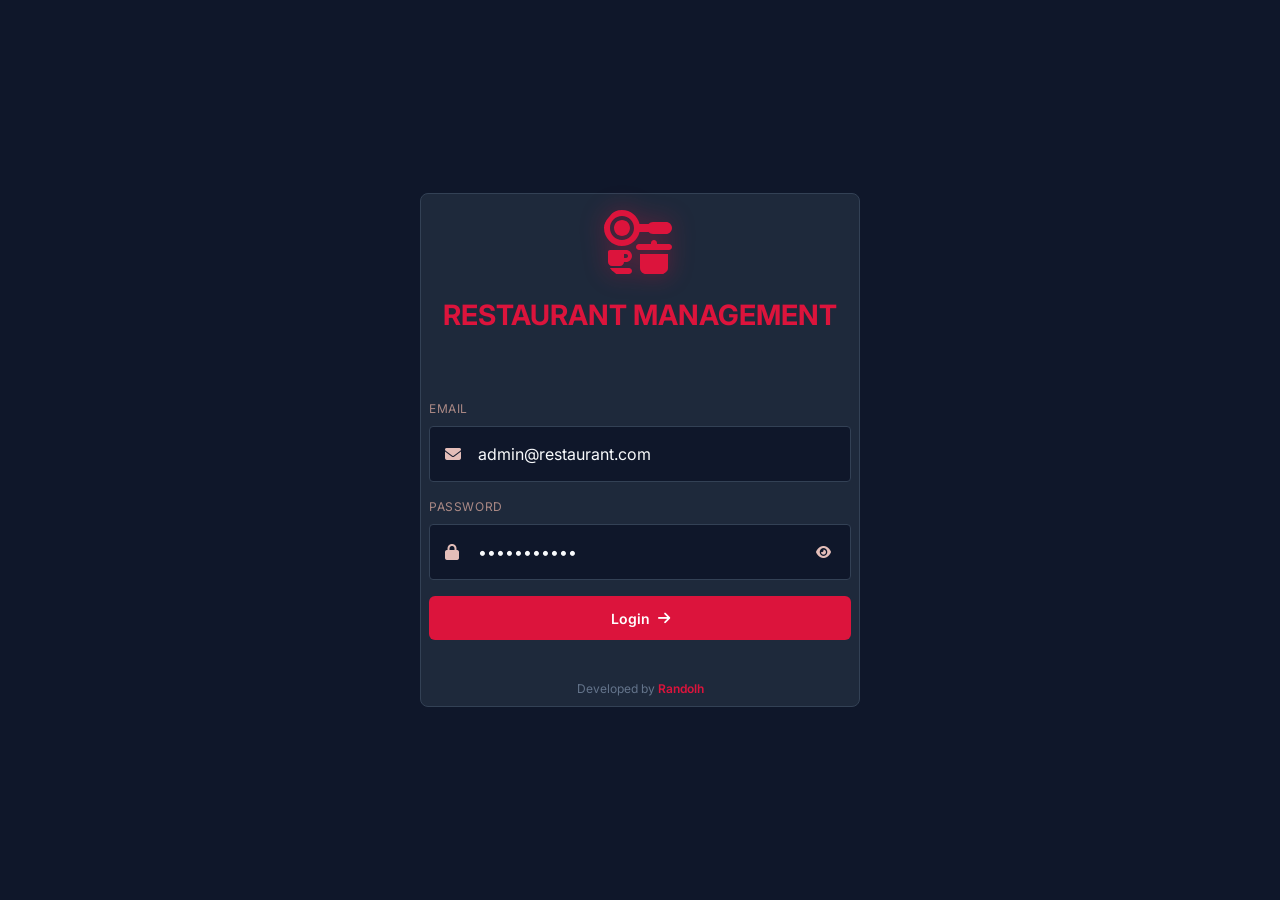
<file: index.html>
<!DOCTYPE html>
<html lang="es">
<head>
    <meta charset="UTF-8">
    <meta name="viewport" content="width=device-width, initial-scale=1.0">
    <title>Restaurant Management</title>
    <link rel="icon" href="./favicon.svg" type="image/svg+xml">

  <!-- Google Fonts: Inter -->
    <link rel="preconnect" href="https://fonts.googleapis.com">
    <link rel="preconnect" href="https://fonts.gstatic.com" crossorigin>
    <link href="https://fonts.googleapis.com/css2?family=Inter:ital,opsz,wght@0,14..32,100..900;1,14..32,100..900&display=swap"
        rel="stylesheet">

    <!-- Font Awesome -->
    <link rel="stylesheet" href="https://cdnjs.cloudflare.com/ajax/libs/font-awesome/6.4.0/css/all.min.css">

    <!-- Styles -->
    <link rel="stylesheet" href="src/styles/main.css">
    <link rel="stylesheet" href="src/styles/login.css">
    <link rel="stylesheet" href="src/styles/access-denied.css">
    <link rel="stylesheet" href="src/styles/sidebar.css">
    <link rel="stylesheet" href="src/styles/inventory.css">
    <link rel="stylesheet" href="src/styles/searchbar.css">
    <link rel="stylesheet" href="./src/styles/settings.css">
    <link rel="stylesheet" href="./src/styles/dishes.css">
    <link rel="stylesheet" href="src/styles/orders.css">
    <link rel="stylesheet" href="src/styles/toast.css">
    <link rel="stylesheet" href="src//styles/invoice.css">
</head>

<body>
    <main id="app" class="app"></main>
    <script type="module" src="src/app.js"></script>
</body>
</html>
</file>
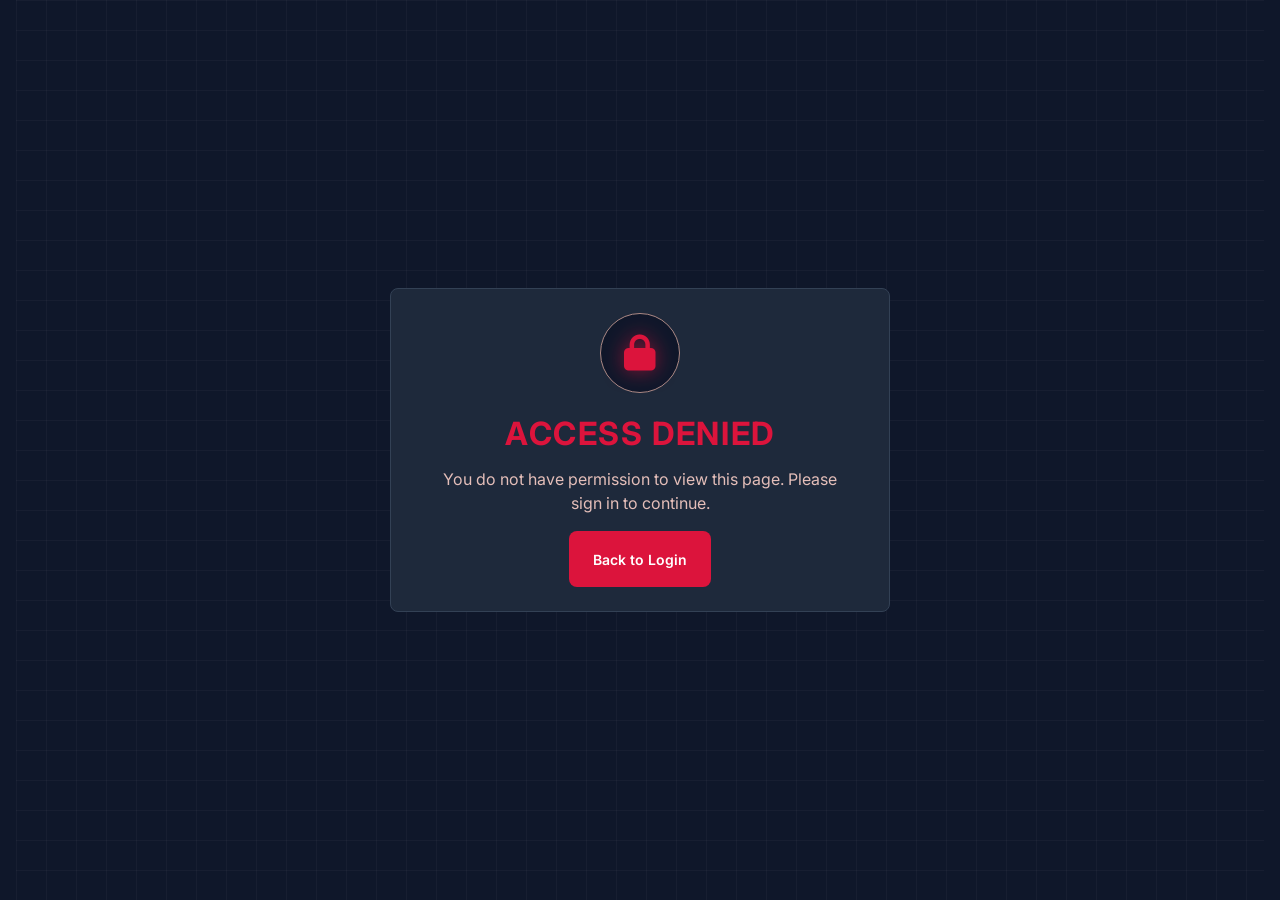
<file: access-denied.html>
<!DOCTYPE html>
<html lang="es">
<head>
  <meta charset="UTF-8">
  <meta name="viewport" content="width=device-width, initial-scale=1.0">
  <title>Access Denied - Restaurant Management</title>
  <link rel="icon" href="./favicon.svg" type="image/svg+xml">

  <!-- Google Fonts: Inter -->
  <link rel="preconnect" href="https://fonts.googleapis.com">
  <link rel="preconnect" href="https://fonts.gstatic.com" crossorigin>
  <link href="https://fonts.googleapis.com/css2?family=Inter:ital,opsz,wght@0,14..32,100..900;1,14..32,100..900&display=swap" rel="stylesheet">

  <!-- Font Awesome -->
  <link rel="stylesheet" href="https://cdnjs.cloudflare.com/ajax/libs/font-awesome/6.4.0/css/all.min.css">

  <!-- Base and Specific Styles -->
  <link rel="stylesheet" href="./main.css">
  <link rel="stylesheet" href="./access-denied.css">
</head>
<body>
  
  <div class="access-denied-wrapper">
    <!-- Background grid pattern -->
    <div class="bg-grid-pattern"></div>
    
    <!-- Main Container -->
    <main class="error-card" id="errorCard">
      
      <!-- Padlock Icon -->
      <div class="error-icon-container">
        <i class="fa-solid fa-lock"></i>
      </div>
      
      <!-- Title and Message -->
      <div class="error-title">
        <h1>ACCESS DENIED</h1>
      </div>
      <p class="error-description">
        You do not have permission to view this page. Please sign in to continue.
      </p>



      <!-- Action Buttons -->
      <div class="action-buttons">
        <a href="login.html" class="btn-primary">
          <span>Back to Login</span>
        </a>

      </div>



    </main>
  </div>
</body>
</html>
</file>
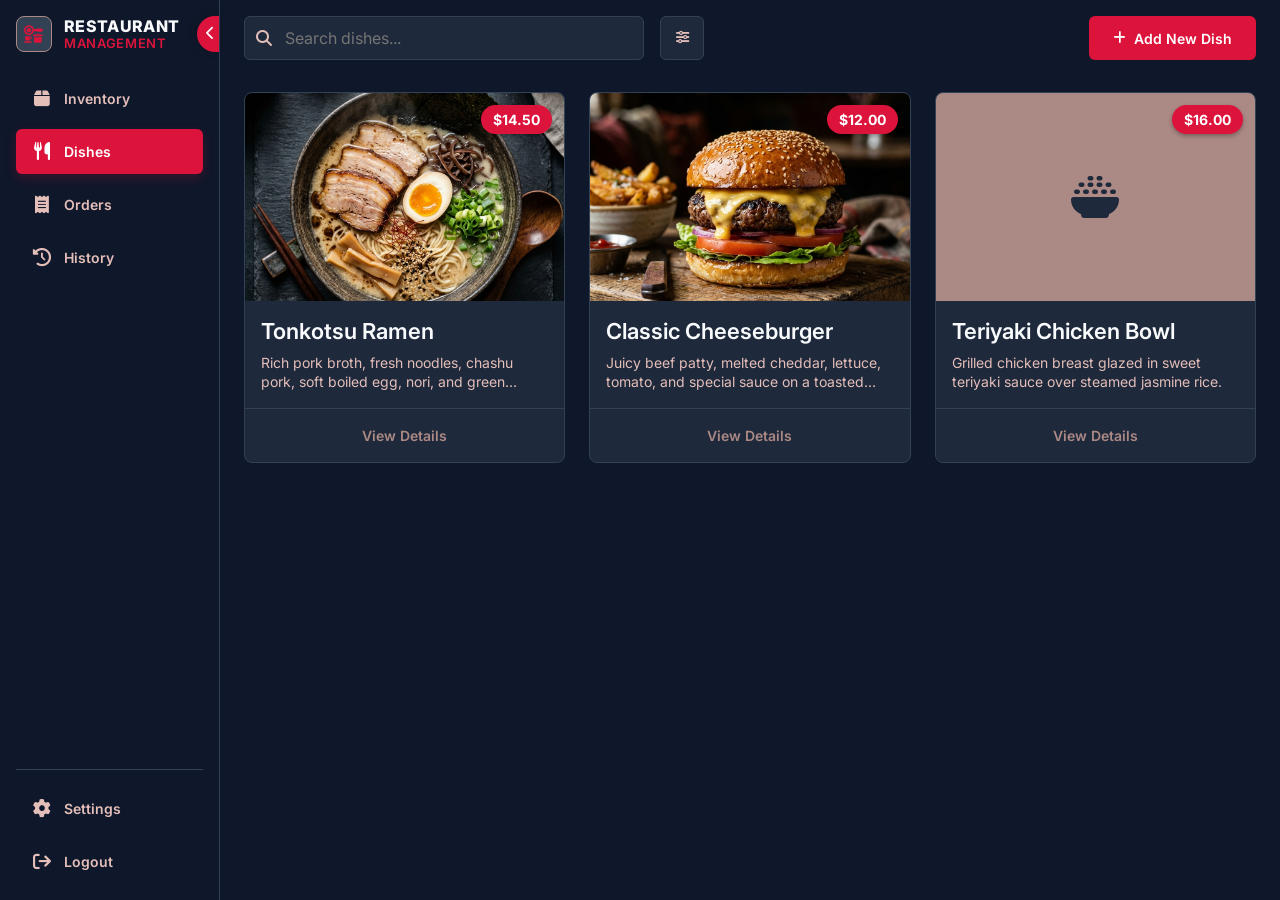
<file: dishes.html>
<!DOCTYPE html>
<html lang="es">

<head>
  <meta charset="UTF-8">
  <meta name="viewport" content="width=device-width, initial-scale=1.0">
  <title>Restaurant Management</title>
  <link rel="icon" href="./favicon.svg" type="image/svg+xml">

  <!-- Google Fonts: Inter -->
  <link rel="preconnect" href="https://fonts.googleapis.com">
  <link rel="preconnect" href="https://fonts.gstatic.com" crossorigin>
  <link href="https://fonts.googleapis.com/css2?family=Inter:ital,opsz,wght@0,14..32,100..900;1,14..32,100..900&display=swap" rel="stylesheet">
  <!-- Font Awesome -->
  <link rel="stylesheet" href="https://cdnjs.cloudflare.com/ajax/libs/font-awesome/6.4.0/css/all.min.css">
  <!-- Base Styles -->
  <link rel="stylesheet" href="./main.css">
  <link rel="stylesheet" href="./sidebar.css">
  <link rel="stylesheet" href="./dishes.css">
</head>

<body>
  <!-- Hidden Checkbox for Pure CSS Toggle -->
  <input type="checkbox" id="sidebar-toggle-checkbox" class="sidebar-toggle-checkbox">
  <input type="checkbox" id="add-dish-modal-toggle" class="modal-toggle" hidden>

  <!-- Sidebar -->
  <aside class="sidebar" id="sidebar">
    <div class="sidebar-header">
      <div class="sidebar-logo">
        <img src="./favicon.svg" alt="Restaurant Logo">
      </div>
      <h2>
        Restaurant
        <span>Management</span>
      </h2>
      <label for="sidebar-toggle-checkbox" class="sidebar-close-btn">
        <i class="fa-solid fa-chevron-left"></i>
      </label>
    </div>
    
    <nav class="sidebar-nav">
      <a href="./inventory.html" class="nav-item">
        <i class="fa-solid fa-box"></i>
        <span>Inventory</span>
      </a>
      <a href="./dishes.html" class="nav-item active">
        <i class="fa-solid fa-utensils"></i>
        <span>Dishes</span>
      </a>
      <a href="./orders.html" class="nav-item">
        <i class="fa-solid fa-receipt"></i>
        <span>Orders</span>
      </a>
      <a href="./history.html" class="nav-item">
        <i class="fa-solid fa-clock-rotate-left"></i>
        <span>History</span>
      </a>
    </nav>

    <div class="sidebar-footer">

      <a href="./settings.html" class="nav-item">
        <i class="fa-solid fa-gear"></i>
        <span>Settings</span>
      </a>
      <a href="./login.html" class="nav-item logout-item">
        <i class="fa-solid fa-arrow-right-from-bracket"></i>
        <span>Logout</span>
      </a>
    </div>
  </aside>

  <!-- Main Content -->
  <main class="main-content" id="mainContent">
    <header class="top-bar">
      <label for="sidebar-toggle-checkbox" class="sidebar-toggle">
        <i class="fa-solid fa-chevron-right"></i>
      </label>

    </header>

    <div class="page-content">
      <div class="controls-bar">
        <div class="controls-left">
          <div class="search-input-wrapper">
            <i class="fa-solid fa-magnifying-glass"></i>
            <input type="text" class="search-input" placeholder="Search dishes...">
          </div>
          <button class="btn-filter" title="Filters">
            <i class="fa-solid fa-sliders"></i>
          </button>
        </div>
        <label for="add-dish-modal-toggle" class="btn-primary">
          <i class="fa-solid fa-plus"></i> Add New Dish
        </label>
      </div>

      <div class="dishes-grid">
        <!-- Dish Card 1 -->
        <article class="dish-card">
          <div class="dish-image-container">
            <div class="dish-price">$14.50</div>
            <img src="./images/dish_ramen.png" alt="Tonkotsu Ramen" class="dish-image">
          </div>
          <div class="dish-info">
            <h3>Tonkotsu Ramen</h3>
            <p>Rich pork broth, fresh noodles, chashu pork, soft boiled egg, nori, and green onions.</p>
          </div>
          <div class="dish-footer">
            <a href="#" class="btn-details">
              View Details
            </a>
          </div>
        </article>

        <!-- Dish Card 2 -->
        <article class="dish-card">
          <div class="dish-image-container">
            <div class="dish-price">$12.00</div>
            <img src="./images/dish_burger.png" alt="Classic Cheeseburger" class="dish-image">
          </div>
          <div class="dish-info">
            <h3>Classic Cheeseburger</h3>
            <p>Juicy beef patty, melted cheddar, lettuce, tomato, and special sauce on a toasted sesame bun.</p>
          </div>
          <div class="dish-footer">
            <a href="#" class="btn-details">
              View Details
            </a>
          </div>
        </article>

        <!-- Dish Card 3 -->
        <article class="dish-card">
          <div class="dish-image-container">
            <div class="dish-price">$16.00</div>
            <!-- Placeholder for third dish -->
            <div style="width: 100%; height: 100%; background: #ab8985; display: flex; align-items: center; justify-content: center; position: absolute; top:0; left:0;">
              <i class="fa-solid fa-bowl-rice fa-3x" style="color: #1e293b;"></i>
            </div>
          </div>
          <div class="dish-info">
            <h3>Teriyaki Chicken Bowl</h3>
            <p>Grilled chicken breast glazed in sweet teriyaki sauce over steamed jasmine rice.</p>
          </div>
          <div class="dish-footer">
            <a href="#" class="btn-details">
              View Details
            </a>
          </div>
        </article>
      </div>
    </div>
  </main>

  <!-- Add Dish Modal -->
  <div class="modal">
    <label for="add-dish-modal-toggle" class="modal-overlay"></label>
    <div class="modal-container" style="max-width: 800px;">
      <div class="modal-header">
        <h2>Create Dish</h2>
      </div>
      <div class="modal-body">
        <!-- A. Information & Image -->
        <div class="form-row">
          <div class="form-col">
            <div class="form-group">
              <label class="form-label">Name</label>
              <input type="text" class="form-control" placeholder="e.g. Tonkotsu Ramen">
            </div>
            <div class="form-group">
              <label class="form-label">URL Image</label>
              <input type="url" class="form-control" placeholder="https://www...">
            </div>
          </div>
          <div class="image-preview-box">
            <i class="fa-regular fa-image"></i>
          </div>
        </div>
        <hr class="form-divider">
        
        <!-- B. Commercial Details -->
        <div class="form-row">
          <div class="form-col">
            <div class="form-group">
              <label class="form-label">Category</label>
              <select class="form-select">
                <option>Ramen</option>
                <option>Burgers</option>
                <option>Bowls</option>
                <option>Drinks</option>
                <option>Desserts</option>
              </select>
            </div>
          </div>
          <div class="form-col">
            <div class="form-group">
              <label class="form-label">Price</label>
              <input type="text" class="form-control" placeholder="$ 10.00">
            </div>
          </div>
        </div>

        <div class="form-group">
          <label class="form-label">Description</label>
          <textarea class="form-control" placeholder="Describe the dish..."></textarea>
        </div>

        <hr class="form-divider">

        <!-- C. Recipe Builder -->
        <h3 style="margin-bottom: -10px; font-size: var(--font-size-body-lg); color: var(--brand-surface-text);">Ingredients</h3>
        <div class="recipe-builder">
          <div class="form-col">
            <div class="recipe-search">
              <input type="text" class="form-control" placeholder="Search ingredient..." value="Pork">
              <button class="btn-primary" style="padding: 0 16px;"><i class="fa-solid fa-magnifying-glass"></i></button>
              
              <!-- Mock Search Results -->
              <div class="search-results-dropdown">
                <div class="search-result-item">
                  <span>Pork Belly <span class="stock-info">(kg)</span></span>
                  <div class="search-result-actions">
                    <button class="btn-icon" title="Add"><i class="fa-solid fa-plus"></i></button>
                  </div>
                </div>
                <div class="search-result-item">
                  <span>Pork Broth <span class="stock-info">(L)</span></span>
                  <div class="search-result-actions">
                    <button class="btn-icon danger" title="Remove"><i class="fa-solid fa-trash"></i></button>
                  </div>
                </div>
                <div class="search-result-item">
                  <span>Pork Chashu <span class="stock-info">(kg)</span></span>
                  <div class="search-result-actions">
                    <button class="btn-icon" title="Add"><i class="fa-solid fa-plus"></i></button>
                  </div>
                </div>
              </div>
            </div>
          </div>
          <div class="form-col">
            <div class="recipe-list-box">
              <div class="recipe-item">
                <div class="recipe-item-name">
                  <span>Noodles <span class="stock-info">(portions)</span></span>
                </div>
                <div class="recipe-item-actions">
                  <input type="number" class="form-control inline-qty" value="2" min="1">
                  <button class="btn-icon btn-small danger" title="Remove"><i class="fa-solid fa-trash"></i></button>
                </div>
              </div>
              <div class="recipe-item">
                <div class="recipe-item-name">
                  <span>Pork Broth <span class="stock-info">(L)</span></span>
                </div>
                <div class="recipe-item-actions">
                  <input type="number" class="form-control inline-qty" value="1" min="1">
                  <button class="btn-icon btn-small danger" title="Remove"><i class="fa-solid fa-trash"></i></button>
                </div>
              </div>
              <div class="recipe-item">
                <div class="recipe-item-name">
                  <span>Egg <span class="stock-info">(units)</span></span>
                </div>
                <div class="recipe-item-actions">
                  <input type="number" class="form-control inline-qty" value="1" min="1">
                  <button class="btn-icon btn-small danger" title="Remove"><i class="fa-solid fa-trash"></i></button>
                </div>
              </div>
            </div>
          </div>
        </div>

      </div>
      <div class="modal-footer">
        <label for="add-dish-modal-toggle" class="btn-secondary">Cancel</label>
        <button class="btn-primary">Save Dish</button>
      </div>
    </div>
  </div>


  <!-- Bottom Navigation (Mobile) -->
  <nav class="bottom-nav">
    <a href="./orders.html" class="bottom-nav-item">
      <i class="fa-solid fa-receipt"></i>
      <span>Orders</span>
    </a>
    <a href="./dishes.html" class="bottom-nav-item active">
      <i class="fa-solid fa-utensils"></i>
      <span>Dishes</span>
    </a>
    <a href="./inventory.html" class="bottom-nav-item">
      <i class="fa-solid fa-box"></i>
      <span>Inventory</span>
    </a>
    <a href="./history.html" class="bottom-nav-item">
      <i class="fa-solid fa-clock-rotate-left"></i>
      <span>History</span>
    </a>
    <a href="./settings.html" class="bottom-nav-item">
      <i class="fa-solid fa-gear"></i>
      <span>Settings</span>
    </a>
  </nav>
</body>

</html>
</file>
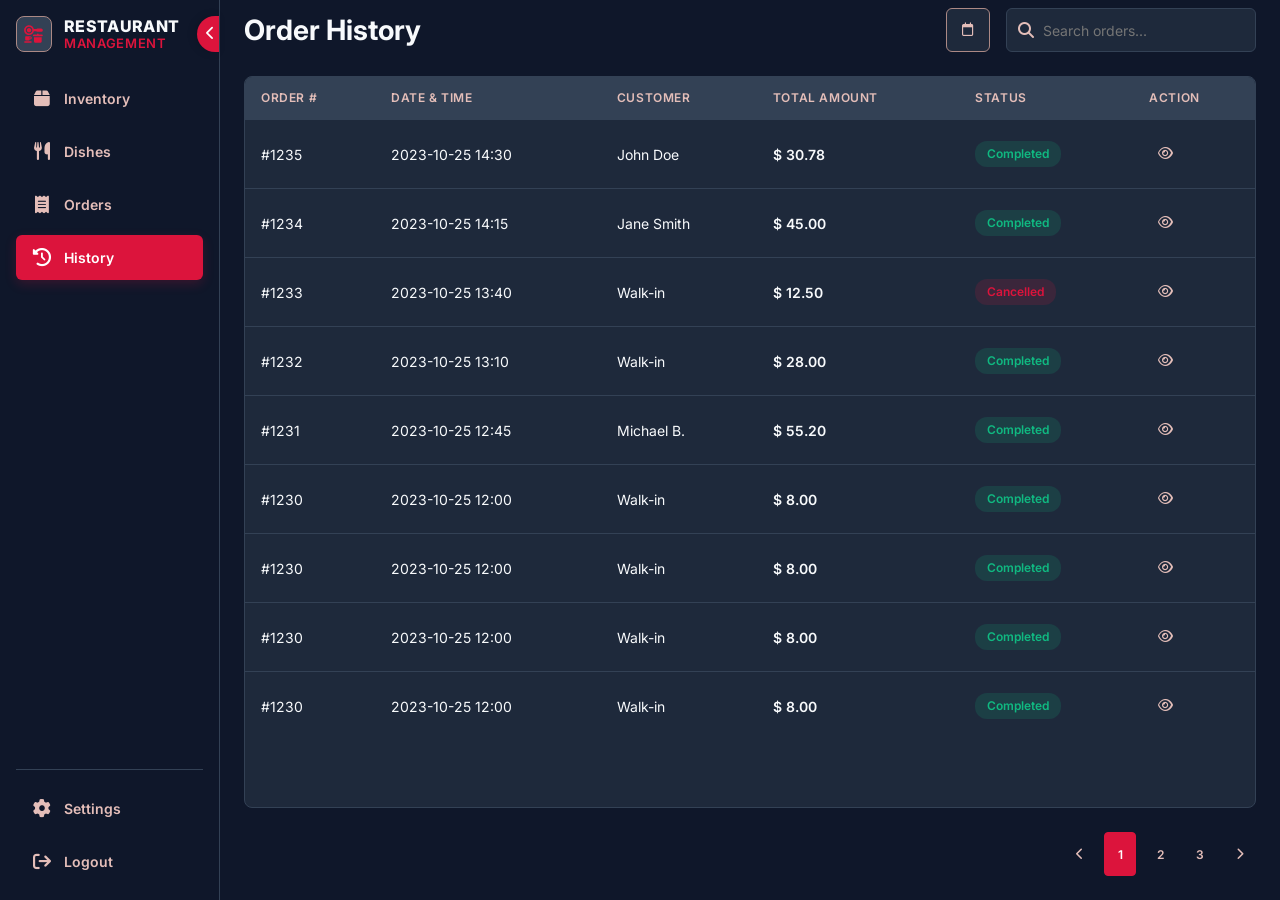
<file: history.html>
<!DOCTYPE html>
<html lang="en">

<head>
  <meta charset="UTF-8">
  <meta name="viewport" content="width=device-width, initial-scale=1.0">
  <title>Order History - Restaurant Management</title>
  <!-- Google Fonts -->
  <link rel="preconnect" href="https://fonts.googleapis.com">
  <link rel="preconnect" href="https://fonts.gstatic.com" crossorigin>
  <link href="https://fonts.googleapis.com/css2?family=Inter:wght@400;500;600;700&display=swap" rel="stylesheet">
  <!-- FontAwesome -->
  <link rel="stylesheet" href="https://cdnjs.cloudflare.com/ajax/libs/font-awesome/6.4.0/css/all.min.css">
  <!-- Base Styles -->
  <link rel="stylesheet" href="./main.css">
  <link rel="stylesheet" href="./sidebar.css">
  <link rel="stylesheet" href="./inventory.css">
</head>

<body class="history-layout">
  <!-- Hidden Checkbox for Pure CSS Toggle -->
  <input type="checkbox" id="sidebar-toggle-checkbox" class="sidebar-toggle-checkbox">

  <!-- Sidebar -->
  <aside class="sidebar" id="sidebar">
    <div class="sidebar-header">
      <div class="sidebar-logo">
        <img src="./favicon.svg" alt="Restaurant Logo">
      </div>
      <h2>
        Restaurant
        <span>Management</span>
      </h2>
      <label for="sidebar-toggle-checkbox" class="sidebar-close-btn">
        <i class="fa-solid fa-chevron-left"></i>
      </label>
    </div>
    
    <nav class="sidebar-nav">
      <a href="./inventory.html" class="nav-item">
        <i class="fa-solid fa-box"></i>
        <span>Inventory</span>
      </a>
      <a href="./dishes.html" class="nav-item">
        <i class="fa-solid fa-utensils"></i>
        <span>Dishes</span>
      </a>
      <a href="./orders.html" class="nav-item">
        <i class="fa-solid fa-receipt"></i>
        <span>Orders</span>
      </a>
      <a href="./history.html" class="nav-item active">
        <i class="fa-solid fa-clock-rotate-left"></i>
        <span>History</span>
      </a>
    </nav>

    <div class="sidebar-footer">
      <a href="./settings.html" class="nav-item">
        <i class="fa-solid fa-gear"></i>
        <span>Settings</span>
      </a>
      <a href="./login.html" class="nav-item logout-item">
        <i class="fa-solid fa-arrow-right-from-bracket"></i>
        <span>Logout</span>
      </a>
    </div>
  </aside>

  <!-- Overlay for mobiles -->
  <label for="sidebar-toggle-checkbox" class="sidebar-overlay"></label>

  <!-- Main Content -->
  <main class="main-content" id="mainContent">
    <header class="top-bar">
      <label for="sidebar-toggle-checkbox" class="sidebar-toggle">
        <i class="fa-solid fa-chevron-right"></i>
      </label>

    </header>

    <div class="page-content">
      <div class="page-header">
        <h1>Order History</h1>
        <div style="display: flex; gap: var(--stack-md);">
          <button class="btn-icon" style="width: 44px; height: 44px; background-color: var(--elevation-1-bg); border: 1px solid var(--color-outline); border-radius: var(--radius-md);" title="Filter by Date">
            <i class="fa-regular fa-calendar"></i>
          </button>
          <div style="position: relative;">
            <input type="text" class="form-control" placeholder="Search orders..." style="padding-left: 36px; width: 250px;">
            <i class="fa-solid fa-magnifying-glass" style="position: absolute; left: 12px; top: 14px; color: var(--color-text-variant);"></i>
          </div>
        </div>
      </div>

      <div class="data-table-container">
        <div class="table-responsive">
          <table class="data-table history-table">
          <thead>
            <tr>
              <th>Order #</th>
              <th>Date & Time</th>
              <th>Customer</th>
              <th>Total Amount</th>
              <th>Status</th>
              <th>Action</th>
            </tr>
          </thead>
          <tbody>
            <tr>
              <td>#1235</td>
              <td>2023-10-25 14:30</td>
              <td>John Doe</td>
              <td style="font-weight: 600;">$ 30.78</td>
              <td><span class="status-badge completed">Completed</span></td>
              <td>
                <button class="btn-icon" title="View Details"><i class="fa-regular fa-eye"></i></button>
              </td>
            </tr>
            <tr>
              <td>#1234</td>
              <td>2023-10-25 14:15</td>
              <td>Jane Smith</td>
              <td style="font-weight: 600;">$ 45.00</td>
              <td><span class="status-badge completed">Completed</span></td>
              <td>
                <button class="btn-icon" title="View Details"><i class="fa-regular fa-eye"></i></button>
              </td>
            </tr>
            <tr>
              <td>#1233</td>
              <td>2023-10-25 13:40</td>
              <td>Walk-in</td>
              <td style="font-weight: 600;">$ 12.50</td>
              <td><span class="status-badge cancelled">Cancelled</span></td>
              <td>
                <button class="btn-icon" title="View Details"><i class="fa-regular fa-eye"></i></button>
              </td>
            </tr>
            <tr>
              <td>#1232</td>
              <td>2023-10-25 13:10</td>
              <td>Walk-in</td>
              <td style="font-weight: 600;">$ 28.00</td>
              <td><span class="status-badge completed">Completed</span></td>
              <td>
                <button class="btn-icon" title="View Details"><i class="fa-regular fa-eye"></i></button>
              </td>
            </tr>
            <tr>
              <td>#1231</td>
              <td>2023-10-25 12:45</td>
              <td>Michael B.</td>
              <td style="font-weight: 600;">$ 55.20</td>
              <td><span class="status-badge completed">Completed</span></td>
              <td>
                <button class="btn-icon" title="View Details"><i class="fa-regular fa-eye"></i></button>
              </td>
            </tr>
            <tr>
              <td>#1230</td>
              <td>2023-10-25 12:00</td>
              <td>Walk-in</td>
              <td style="font-weight: 600;">$ 8.00</td>
              <td><span class="status-badge completed">Completed</span></td>
              <td>
                <button class="btn-icon" title="View Details"><i class="fa-regular fa-eye"></i></button>
              </td>
            </tr>
            <tr>
              <td>#1230</td>
              <td>2023-10-25 12:00</td>
              <td>Walk-in</td>
              <td style="font-weight: 600;">$ 8.00</td>
              <td><span class="status-badge completed">Completed</span></td>
              <td>
                <button class="btn-icon" title="View Details"><i class="fa-regular fa-eye"></i></button>
              </td>
            </tr><tr>
              <td>#1230</td>
              <td>2023-10-25 12:00</td>
              <td>Walk-in</td>
              <td style="font-weight: 600;">$ 8.00</td>
              <td><span class="status-badge completed">Completed</span></td>
              <td>
                <button class="btn-icon" title="View Details"><i class="fa-regular fa-eye"></i></button>
              </td>
            </tr><tr>
              <td>#1230</td>
              <td>2023-10-25 12:00</td>
              <td>Walk-in</td>
              <td style="font-weight: 600;">$ 8.00</td>
              <td><span class="status-badge completed">Completed</span></td>
              <td>
                <button class="btn-icon" title="View Details"><i class="fa-regular fa-eye"></i></button>
              </td>
            </tr>
          </tbody>
        </table>
        </div>
      </div>

      <!-- Pagination -->
      <div class="pagination">
        <button class="page-btn"><i class="fa-solid fa-chevron-left"></i></button>
        <button class="page-btn active">1</button>
        <button class="page-btn">2</button>
        <button class="page-btn">3</button>
        <button class="page-btn"><i class="fa-solid fa-chevron-right"></i></button>
      </div>

    </div>
  </main>

  <!-- Bottom Navigation (Mobile) -->
  <nav class="bottom-nav">
    <a href="./orders.html" class="bottom-nav-item">
      <i class="fa-solid fa-receipt"></i>
      <span>Orders</span>
    </a>
    <a href="./dishes.html" class="bottom-nav-item">
      <i class="fa-solid fa-utensils"></i>
      <span>Dishes</span>
    </a>
    <a href="./inventory.html" class="bottom-nav-item">
      <i class="fa-solid fa-box"></i>
      <span>Inventory</span>
    </a>
    <a href="./history.html" class="bottom-nav-item active">
      <i class="fa-solid fa-clock-rotate-left"></i>
      <span>History</span>
    </a>
    <a href="./settings.html" class="bottom-nav-item">
      <i class="fa-solid fa-gear"></i>
      <span>Settings</span>
    </a>
  </nav>
</body>

</html>
</file>
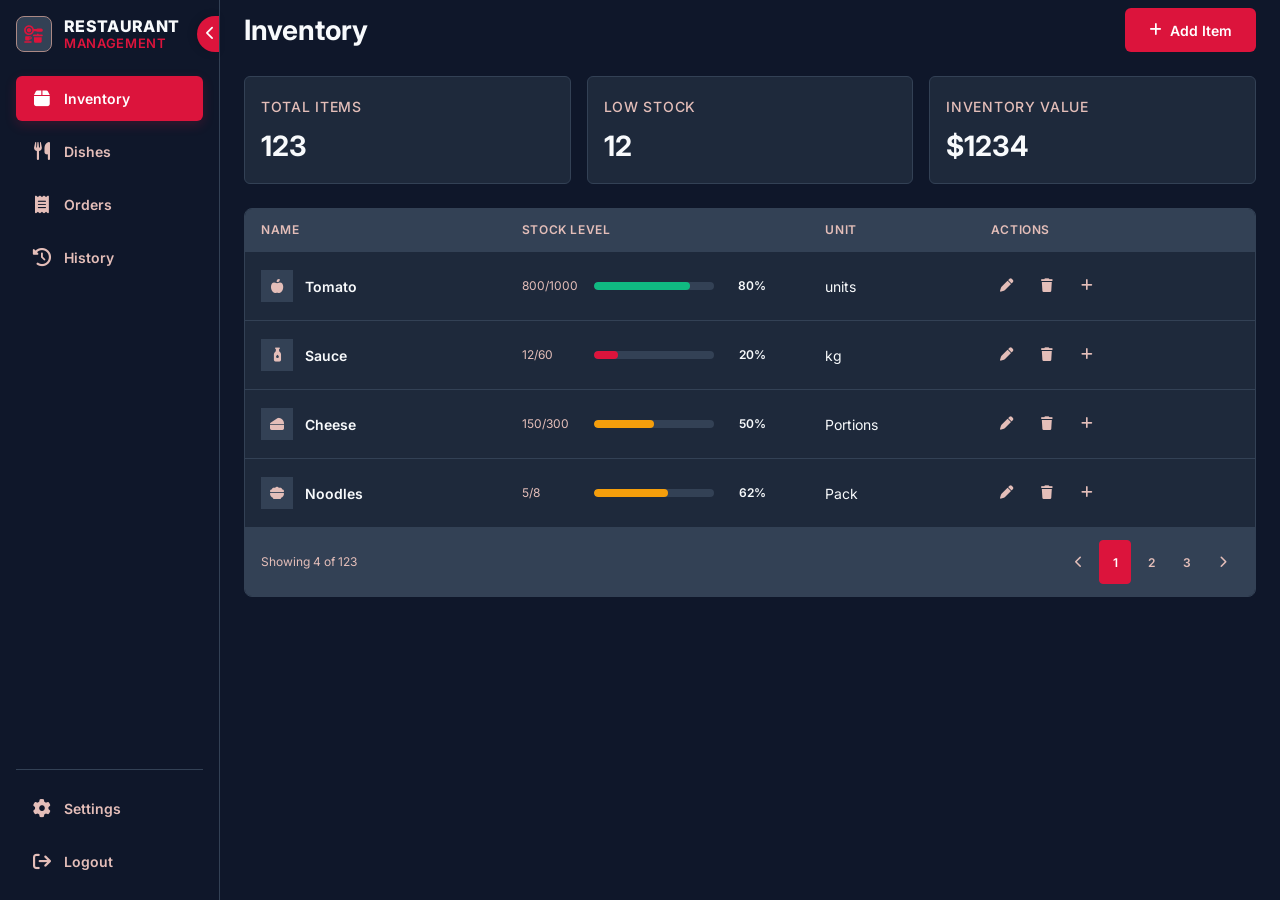
<file: inventory.html>
<!DOCTYPE html>
<html lang="es">

<head>
  <meta charset="UTF-8">
  <meta name="viewport" content="width=device-width, initial-scale=1.0">
  <title>Restaurant Management</title>
  <link rel="icon" href="./favicon.svg" type="image/svg+xml">

  <!-- Google Fonts: Inter -->
  <link rel="preconnect" href="https://fonts.googleapis.com">
  <link rel="preconnect" href="https://fonts.gstatic.com" crossorigin>
  <link href="https://fonts.googleapis.com/css2?family=Inter:ital,opsz,wght@0,14..32,100..900;1,14..32,100..900&display=swap" rel="stylesheet">
  <!-- Font Awesome -->
  <link rel="stylesheet" href="https://cdnjs.cloudflare.com/ajax/libs/font-awesome/6.4.0/css/all.min.css">
  <!-- Base Styles -->
  <link rel="stylesheet" href="./main.css">
  <link rel="stylesheet" href="./sidebar.css">
  <link rel="stylesheet" href="./inventory.css">
</head>

<body>
  <!-- Hidden Checkbox for Pure CSS Toggle -->
  <input type="checkbox" id="sidebar-toggle-checkbox" class="sidebar-toggle-checkbox">
  <input type="checkbox" id="add-item-modal-toggle" class="modal-toggle" hidden>

  <!-- Sidebar -->
  <aside class="sidebar" id="sidebar">
    <div class="sidebar-header">
      <div class="sidebar-logo">
        <img src="./favicon.svg" alt="Restaurant Logo">
      </div>
      <h2>
        Restaurant
        <span>Management</span>
      </h2>
      <label for="sidebar-toggle-checkbox" class="sidebar-close-btn">
        <i class="fa-solid fa-chevron-left"></i>
      </label>
    </div>
    
    <nav class="sidebar-nav">
      <a href="#" class="nav-item active">
        <i class="fa-solid fa-box"></i>
        <span>Inventory</span>
      </a>
      <a href="./dishes.html" class="nav-item">
        <i class="fa-solid fa-utensils"></i>
        <span>Dishes</span>
      </a>
      <a href="./orders.html" class="nav-item">
        <i class="fa-solid fa-receipt"></i>
        <span>Orders</span>
      </a>
      <a href="./history.html" class="nav-item">
        <i class="fa-solid fa-clock-rotate-left"></i>
        <span>History</span>
      </a>
    </nav>

    <div class="sidebar-footer">

      <a href="./settings.html" class="nav-item">
        <i class="fa-solid fa-gear"></i>
        <span>Settings</span>
      </a>
      <a href="./login.html" class="nav-item logout-item">
        <i class="fa-solid fa-arrow-right-from-bracket"></i>
        <span>Logout</span>
      </a>
    </div>
  </aside>

  <!-- Main Content -->
  <main class="main-content" id="mainContent">
    <header class="top-bar">
      <label for="sidebar-toggle-checkbox" class="sidebar-toggle">
        <i class="fa-solid fa-chevron-right"></i>
      </label>

    </header>

    <div class="page-content">
      <div class="page-header">
        <h1>Inventory</h1>
        <label for="add-item-modal-toggle" class="btn-primary">
          <i class="fa-solid fa-plus"></i> Add Item
        </label>
      </div>

      <div class="kpi-grid">
        <div class="kpi-card">
          <h3>Total Items</h3>
          <div class="kpi-value">123</div>
        </div>
        <div class="kpi-card">
          <h3>Low Stock</h3>
          <div class="kpi-value">12</div>
        </div>
        <div class="kpi-card">
          <h3>Inventory Value</h3>
          <div class="kpi-value">$1234</div>
        </div>
      </div>

      <div class="data-table-container">
        <div class="table-responsive">
          <table class="data-table inventory-table">
            <thead>
              <tr>
                <th>Name</th>
                <th>Stock Level</th>
                <th>Unit</th>
                <th>Actions</th>
              </tr>
            </thead>
            <tbody>
              <!-- Tomato -->
              <tr>
                <td>
                  <div class="item-name">
                    <div class="item-icon"><i class="fa-solid fa-apple-whole"></i></div>
                    <span>Tomato</span>
                  </div>
                </td>
                <td>
                  <div class="stock-level">
                    <span class="stock-text">800/1000</span>
                    <div class="progress-container">
                      <div class="progress-fill safe" style="width: 80%;"></div>
                    </div>
                    <span class="stock-percent">80%</span>
                  </div>
                </td>
                <td>units</td>
                <td>
                  <div class="table-actions">
                    <button class="btn-icon"><i class="fa-solid fa-pen"></i></button>
                    <button class="btn-icon danger"><i class="fa-solid fa-trash"></i></button>
                    <button class="btn-icon"><i class="fa-solid fa-plus"></i></button>
                  </div>
                </td>
              </tr>
              <!-- Sauce -->
              <tr>
                <td>
                  <div class="item-name">
                    <div class="item-icon"><i class="fa-solid fa-bottle-droplet"></i></div>
                    <span>Sauce</span>
                  </div>
                </td>
                <td>
                  <div class="stock-level">
                    <span class="stock-text">12/60</span>
                    <div class="progress-container">
                      <div class="progress-fill danger" style="width: 20%;"></div>
                    </div>
                    <span class="stock-percent">20%</span>
                  </div>
                </td>
                <td>kg</td>
                <td>
                  <div class="table-actions">
                    <button class="btn-icon"><i class="fa-solid fa-pen"></i></button>
                    <button class="btn-icon danger"><i class="fa-solid fa-trash"></i></button>
                    <button class="btn-icon"><i class="fa-solid fa-plus"></i></button>
                  </div>
                </td>
              </tr>
              <!-- Cheese -->
              <tr>
                <td>
                  <div class="item-name">
                    <div class="item-icon"><i class="fa-solid fa-cheese"></i></div>
                    <span>Cheese</span>
                  </div>
                </td>
                <td>
                  <div class="stock-level">
                    <span class="stock-text">150/300</span>
                    <div class="progress-container">
                      <div class="progress-fill warning" style="width: 50%;"></div>
                    </div>
                    <span class="stock-percent">50%</span>
                  </div>
                </td>
                <td>Portions</td>
                <td>
                  <div class="table-actions">
                    <button class="btn-icon"><i class="fa-solid fa-pen"></i></button>
                    <button class="btn-icon danger"><i class="fa-solid fa-trash"></i></button>
                    <button class="btn-icon"><i class="fa-solid fa-plus"></i></button>
                  </div>
                </td>
              </tr>
              <!-- Noodles -->
              <tr>
                <td>
                  <div class="item-name">
                    <div class="item-icon"><i class="fa-solid fa-bowl-food"></i></div>
                    <span>Noodles</span>
                  </div>
                </td>
                <td>
                  <div class="stock-level">
                    <span class="stock-text">5/8</span>
                    <div class="progress-container">
                      <div class="progress-fill warning" style="width: 62%;"></div>
                    </div>
                    <span class="stock-percent">62%</span>
                  </div>
                </td>
                <td>Pack</td>
                <td>
                  <div class="table-actions">
                    <button class="btn-icon"><i class="fa-solid fa-pen"></i></button>
                    <button class="btn-icon danger"><i class="fa-solid fa-trash"></i></button>
                    <button class="btn-icon"><i class="fa-solid fa-plus"></i></button>
                  </div>
                </td>
              </tr>
            </tbody>
          </table>
        </div>
        <div class="table-footer">
          <span class="table-info">Showing 4 of 123</span>
          <div class="pagination-controls">
            <button class="page-btn"><i class="fa-solid fa-chevron-left"></i></button>
            <button class="page-btn active">1</button>
            <button class="page-btn">2</button>
            <button class="page-btn">3</button>
            <button class="page-btn"><i class="fa-solid fa-chevron-right"></i></button>
          </div>
        </div>
      </div>
    </div>
  </main>

  <!-- Add Ingredient Modal -->
  <div class="modal">
    <label for="add-item-modal-toggle" class="modal-overlay"></label>
    <div class="modal-container">
      <div class="modal-header">
        <h2>Add Ingredient</h2>
      </div>
      <div class="modal-body">
        <div class="form-group">
          <label class="form-label">Name</label>
          <input type="text" class="form-control" placeholder="e.g. Tomato">
        </div>
        <div class="form-group">
          <label class="form-label">Category</label>
          <select class="form-select">
            <option>Vegetables</option>
            <option>Meats</option>
            <option>Dairy</option>
            <option>Grains</option>
            <option>Liquids</option>
          </select>
        </div>
        <div class="form-group">
          <label class="form-label">Initial stock</label>
          <input type="number" class="form-control" placeholder="100">
        </div>
        <div class="form-group">
          <label class="form-label">Unit measure</label>
          <select class="form-select">
            <option>kg</option>
            <option>units</option>
            <option>liters</option>
            <option>portions</option>
            <option>packs</option>
          </select>
        </div>
        <div class="form-group">
          <label class="form-label">Unit Cost ($)</label>
          <input type="number" class="form-control" placeholder="0.00" step="0.01">
        </div>
      </div>
      <div class="modal-footer">
        <label for="add-item-modal-toggle" class="btn-secondary">Cancel</label>
        <button class="btn-primary">Add Item</button>
      </div>
    </div>
  </div>


  <!-- Bottom Navigation (Mobile) -->
  <nav class="bottom-nav">
    <a href="./orders.html" class="bottom-nav-item">
      <i class="fa-solid fa-receipt"></i>
      <span>Orders</span>
    </a>
    <a href="./dishes.html" class="bottom-nav-item">
      <i class="fa-solid fa-utensils"></i>
      <span>Dishes</span>
    </a>
    <a href="./inventory.html" class="bottom-nav-item active">
      <i class="fa-solid fa-box"></i>
      <span>Inventory</span>
    </a>
    <a href="./history.html" class="bottom-nav-item">
      <i class="fa-solid fa-clock-rotate-left"></i>
      <span>History</span>
    </a>
    <a href="./settings.html" class="bottom-nav-item">
      <i class="fa-solid fa-gear"></i>
      <span>Settings</span>
    </a>
  </nav>
</body>

</html>
</file>
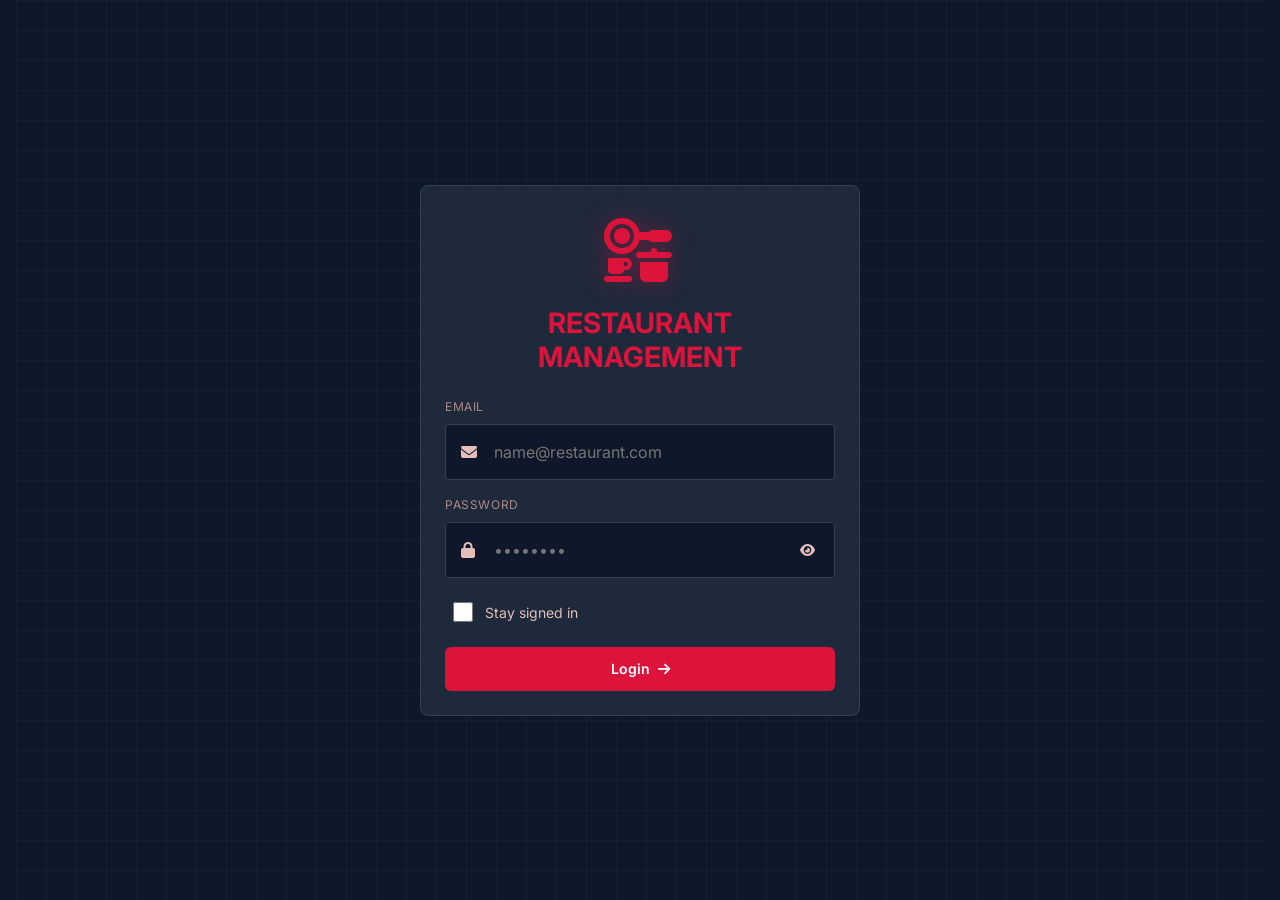
<file: login.html>
<!DOCTYPE html>
<html lang="es">
<head>
  <meta charset="UTF-8">
  <meta name="viewport" content="width=device-width, initial-scale=1.0">
  <title>Restaurant Management</title>
  <link rel="icon" href="./favicon.svg" type="image/svg+xml">

  <!-- Google Fonts: Inter -->
  <link rel="preconnect" href="https://fonts.googleapis.com">
  <link rel="preconnect" href="https://fonts.gstatic.com" crossorigin>
  <link href="https://fonts.googleapis.com/css2?family=Inter:ital,opsz,wght@0,14..32,100..900;1,14..32,100..900&display=swap" rel="stylesheet">

  <!-- Font Awesome -->
  <link rel="stylesheet" href="https://cdnjs.cloudflare.com/ajax/libs/font-awesome/6.4.0/css/all.min.css">

  <!-- Base and Specific Login Styles -->
  <link rel="stylesheet" href="./main.css">
  <link rel="stylesheet" href="./login.css">
</head>
<body>
  
  <div class="login-wrapper">
    <!-- Background grid pattern -->
    <div class="bg-grid-pattern"></div>
    

    <!-- Main Container -->
    <main class="login-card" id="loginCard">
      
      <!-- Header / Logo -->
      <header class="login-header">
        <div class="login-logo">
          <img src="./favicon.svg" alt="Restaurant Logo">
        </div>
        <h1>Restaurant Management</h1>
      </header>

      <!-- Login Form -->
      <form class="login-form" onsubmit="event.preventDefault()">
        
        <div class="form-group">
          <label for="email">Email</label>
          <div class="input-wrapper">
            <i class="fa-solid fa-envelope"></i>
            <input type="email" id="email" placeholder="name@restaurant.com">
          </div>
        </div>

        <div class="form-group">
          <div class="password-header">
            <label for="password">Password</label>
          </div>
          <div class="input-wrapper">
            <i class="fa-solid fa-lock"></i>
            <input type="password" id="password" placeholder="••••••••">
            <button type="button" id="togglePassword" aria-label="Show password">
              <i class="fa-solid fa-eye"></i>
            </button>
          </div>
        </div>

        <!-- Remember session checkbox -->
        <div class="remember-me">
          <input type="checkbox" id="remember">
          <label for="remember">Stay signed in</label>
        </div>

        <!-- Submit Button -->
        <button type="submit" class="btn-primary">
          <span>Login</span>
          <i class="fa-solid fa-arrow-right"></i>
        </button>

      </form>
    </main>

  </div>
</body>
</html>
</file>
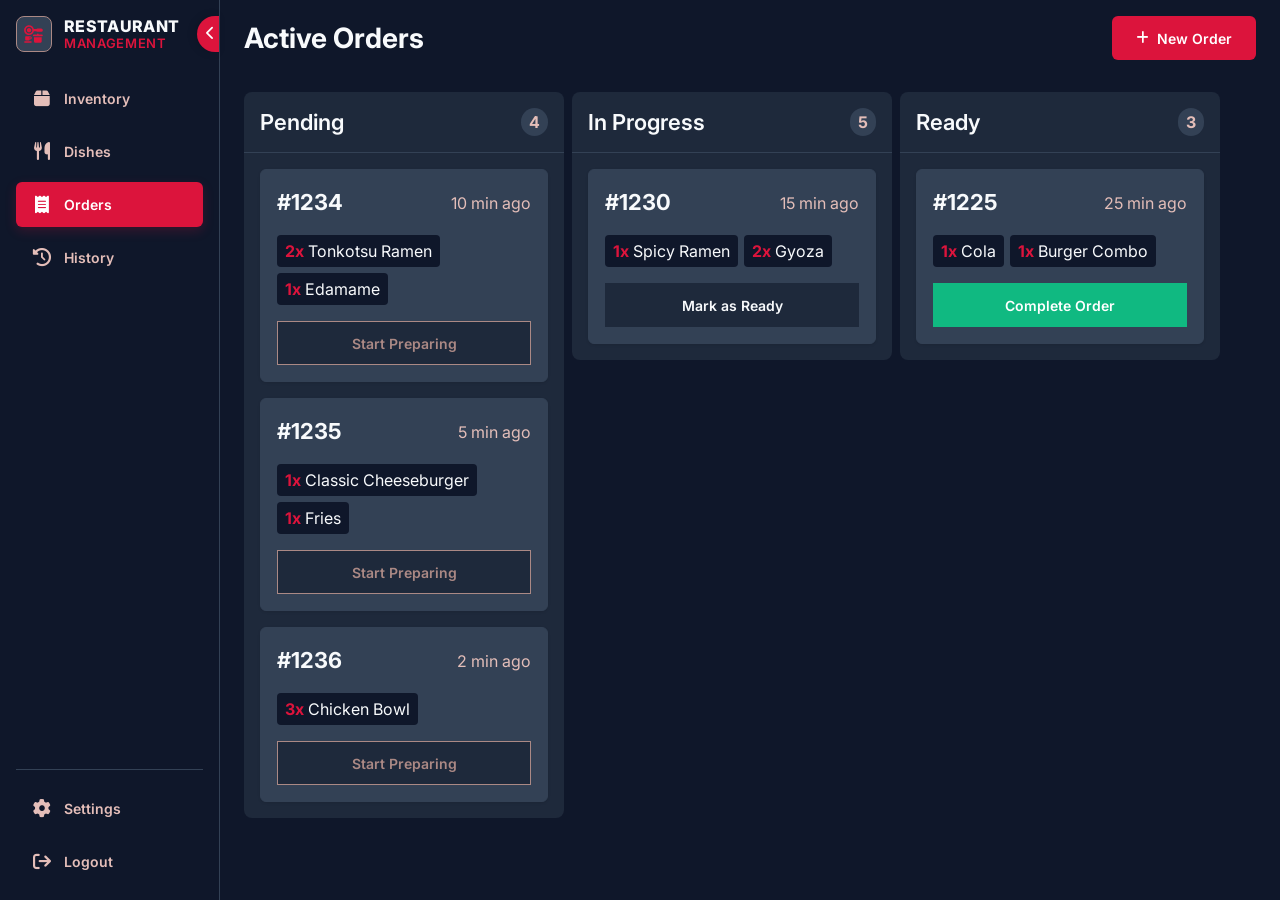
<file: orders.html>
<!DOCTYPE html>
<html lang="es">

<head>
  <meta charset="UTF-8">
  <meta name="viewport" content="width=device-width, initial-scale=1.0">
  <title>Restaurant Management</title>
  <link rel="icon" href="./favicon.svg" type="image/svg+xml">

  <!-- Google Fonts: Inter -->
  <link rel="preconnect" href="https://fonts.googleapis.com">
  <link rel="preconnect" href="https://fonts.gstatic.com" crossorigin>
  <link href="https://fonts.googleapis.com/css2?family=Inter:ital,opsz,wght@0,14..32,100..900;1,14..32,100..900&display=swap" rel="stylesheet">
  <!-- Font Awesome -->
  <link rel="stylesheet" href="https://cdnjs.cloudflare.com/ajax/libs/font-awesome/6.4.0/css/all.min.css">
  <!-- Base Styles -->
  <link rel="stylesheet" href="./main.css">
  <link rel="stylesheet" href="./sidebar.css">
  <link rel="stylesheet" href="./orders.css">
</head>

<body>
  <!-- Hidden Checkbox for Pure CSS Toggle -->
  <input type="checkbox" id="sidebar-toggle-checkbox" class="sidebar-toggle-checkbox">
  <input type="checkbox" id="add-order-modal-toggle" class="modal-toggle" hidden>

  <!-- Sidebar -->
  <aside class="sidebar" id="sidebar">
    <div class="sidebar-header">
      <div class="sidebar-logo">
        <img src="./favicon.svg" alt="Restaurant Logo">
      </div>
      <h2>
        Restaurant
        <span>Management</span>
      </h2>
      <label for="sidebar-toggle-checkbox" class="sidebar-close-btn">
        <i class="fa-solid fa-chevron-left"></i>
      </label>
    </div>
    
    <nav class="sidebar-nav">
      <a href="./inventory.html" class="nav-item">
        <i class="fa-solid fa-box"></i>
        <span>Inventory</span>
      </a>
      <a href="./dishes.html" class="nav-item">
        <i class="fa-solid fa-utensils"></i>
        <span>Dishes</span>
      </a>
      <a href="./orders.html" class="nav-item active">
        <i class="fa-solid fa-receipt"></i>
        <span>Orders</span>
      </a>
      <a href="./history.html" class="nav-item">
        <i class="fa-solid fa-clock-rotate-left"></i>
        <span>History</span>
      </a>
    </nav>

    <div class="sidebar-footer">

      <a href="./settings.html" class="nav-item">
        <i class="fa-solid fa-gear"></i>
        <span>Settings</span>
      </a>
      <a href="./login.html" class="nav-item logout-item">
        <i class="fa-solid fa-arrow-right-from-bracket"></i>
        <span>Logout</span>
      </a>
    </div>
  </aside>

  <!-- Main Content -->
  <main class="main-content" id="mainContent">
    <header class="top-bar">
      <label for="sidebar-toggle-checkbox" class="sidebar-toggle">
        <i class="fa-solid fa-chevron-right"></i>
      </label>

    </header>

    <div class="page-content">
      <div class="page-header">
        <h1>Active Orders</h1>
        <label for="add-order-modal-toggle" class="btn-primary">
          <i class="fa-solid fa-plus"></i> New Order
        </label>
      </div>

      <!-- Carousel State -->
      <input type="radio" name="kanban-view" id="view-pending" class="kanban-view-radio" checked hidden>
      <input type="radio" name="kanban-view" id="view-inprogress" class="kanban-view-radio" hidden>
      <input type="radio" name="kanban-view" id="view-ready" class="kanban-view-radio" hidden>

      <div class="kanban-board">
        <!-- Pending Column -->
        <div class="kanban-column pending">
          <div class="kanban-header">
            <label for="view-ready" class="carousel-nav prev"><i class="fa-solid fa-chevron-left"></i></label>
            <div class="header-title">
              <h2>Pending</h2>
              <span class="kanban-badge">4</span>
            </div>
            <label for="view-inprogress" class="carousel-nav next"><i class="fa-solid fa-chevron-right"></i></label>
          </div>
          <div class="kanban-cards">
            <!-- Order #1234 -->
            <article class="order-card">
              <div class="order-header">
                <span class="order-id">#1234</span>
                <span class="order-time">10 min ago</span>
              </div>
              <div class="order-items">
                <span class="item-pill"><span class="item-qty">2x</span> Tonkotsu Ramen</span>
                <span class="item-pill"><span class="item-qty">1x</span> Edamame</span>
              </div>
              <button class="btn-kanban">Start Preparing</button>
            </article>

            <!-- Order #1235 -->
            <article class="order-card">
              <div class="order-header">
                <span class="order-id">#1235</span>
                <span class="order-time">5 min ago</span>
              </div>
              <div class="order-items">
                <span class="item-pill"><span class="item-qty">1x</span> Classic Cheeseburger</span>
                <span class="item-pill"><span class="item-qty">1x</span> Fries</span>
              </div>
              <button class="btn-kanban">Start Preparing</button>
            </article>
            
            <!-- Order #1236 -->
            <article class="order-card">
              <div class="order-header">
                <span class="order-id">#1236</span>
                <span class="order-time">2 min ago</span>
              </div>
              <div class="order-items">
                <span class="item-pill"><span class="item-qty">3x</span> Chicken Bowl</span>
              </div>
              <button class="btn-kanban">Start Preparing</button>
            </article>
          </div>
        </div>

        <!-- In Progress Column -->
        <div class="kanban-column in-progress">
          <div class="kanban-header">
            <label for="view-pending" class="carousel-nav prev"><i class="fa-solid fa-chevron-left"></i></label>
            <div class="header-title">
              <h2>In Progress</h2>
              <span class="kanban-badge">5</span>
            </div>
            <label for="view-ready" class="carousel-nav next"><i class="fa-solid fa-chevron-right"></i></label>
          </div>
          <div class="kanban-cards">
            <!-- Order #1230 -->
            <article class="order-card">
              <div class="order-header">
                <span class="order-id">#1230</span>
                <span class="order-time">15 min ago</span>
              </div>
              <div class="order-items">
                <span class="item-pill"><span class="item-qty">1x</span> Spicy Ramen</span>
                <span class="item-pill"><span class="item-qty">2x</span> Gyoza</span>
              </div>
              <button class="btn-kanban">Mark as Ready</button>
            </article>
          </div>
        </div>

        <!-- Ready Column -->
        <div class="kanban-column ready">
          <div class="kanban-header">
            <label for="view-inprogress" class="carousel-nav prev"><i class="fa-solid fa-chevron-left"></i></label>
            <div class="header-title">
              <h2>Ready</h2>
              <span class="kanban-badge">3</span>
            </div>
            <label for="view-pending" class="carousel-nav next"><i class="fa-solid fa-chevron-right"></i></label>
          </div>
          <div class="kanban-cards">
            <!-- Order #1225 -->
            <article class="order-card">
              <div class="order-header">
                <span class="order-id">#1225</span>
                <span class="order-time">25 min ago</span>
              </div>
              <div class="order-items">
                <span class="item-pill"><span class="item-qty">1x</span> Cola</span>
                <span class="item-pill"><span class="item-qty">1x</span> Burger Combo</span>
              </div>
              <button class="btn-kanban">Complete Order</button>
            </article>
          </div>
        </div>
      </div>
    </div>
  </main>

  <!-- Create Order Modal (POS) -->
  <div class="modal">
    <label for="add-order-modal-toggle" class="modal-overlay"></label>
    <div class="modal-container" style="max-width: 1000px; padding: 0;">
      <div class="modal-header" style="border-bottom: none;">
        <h2>New Order</h2>
      </div>
      <div class="modal-body" style="padding: 0; padding-top: 0;">
        <div class="pos-layout">
          <!-- Left Panel: Selection -->
          <div style="padding: var(--stack-lg); padding-top: 0;">
            <!-- Customer Info -->
            <div class="form-row" style="margin-bottom: var(--stack-lg);">
              <div class="form-col">
                <label class="form-label">Customer Name</label>
                <input type="text" class="form-control" placeholder="Optional">
              </div>
              <div class="form-col">
                <label class="form-label">Phone Number</label>
                <input type="tel" class="form-control" placeholder="Optional">
              </div>
            </div>

            <!-- Dish Search -->
            <div class="recipe-search">
              <input type="text" class="form-control" placeholder="Search for dishes...">
              <button class="btn-primary" style="padding: 0 16px;"><i class="fa-solid fa-magnifying-glass"></i></button>
            </div>

            <!-- Dish Grid -->
            <div class="dish-select-grid">
              <!-- Dish Card -->
              <div class="dish-select-card selected">
                <img src="./images/dish_ramen.png" alt="Tonkotsu Ramen">
                <div class="dish-select-info">
                  <span class="dish-select-name">Tonkotsu Ramen</span>
                  <div class="dish-select-bottom">
                    <span class="dish-select-price">$14.50</span>
                    <button class="btn-icon btn-small btn-circle" title="Add" style="background-color: var(--elevation-2-bg);"><i class="fa-solid fa-plus"></i></button>
                  </div>
                </div>
              </div>
              <!-- Dish Card -->
              <div class="dish-select-card">
                <img src="./images/dish_ramen.png" alt="Spicy Miso">
                <div class="dish-select-info">
                  <span class="dish-select-name">Spicy Miso</span>
                  <div class="dish-select-bottom">
                    <span class="dish-select-price">$15.00</span>
                    <button class="btn-icon btn-small btn-circle" title="Add" style="background-color: var(--elevation-2-bg);"><i class="fa-solid fa-plus"></i></button>
                  </div>
                </div>
              </div>
              <!-- Dish Card -->
              <div class="dish-select-card">
                <img src="./images/dish_ramen.png" alt="Edamame">
                <div class="dish-select-info">
                  <span class="dish-select-name">Edamame</span>
                  <div class="dish-select-bottom">
                    <span class="dish-select-price">$5.00</span>
                    <button class="btn-icon btn-small btn-circle" title="Add" style="background-color: var(--elevation-2-bg);"><i class="fa-solid fa-plus"></i></button>
                  </div>
                </div>
              </div>
              <!-- Dish Card -->
              <div class="dish-select-card">
                <img src="./images/dish_ramen.png" alt="Gyoza">
                <div class="dish-select-info">
                  <span class="dish-select-name">Gyoza</span>
                  <div class="dish-select-bottom">
                    <span class="dish-select-price">$7.00</span>
                    <button class="btn-icon btn-small btn-circle" title="Add" style="background-color: var(--elevation-2-bg);"><i class="fa-solid fa-plus"></i></button>
                  </div>
                </div>
              </div>
            </div>
          </div>

          <!-- Right Panel: Ticket -->
          <div style="padding: var(--stack-lg); padding-top: 0; padding-left: 0;">
            <div class="ticket-panel">
              <div class="ticket-header">
                <h4>Order #1235</h4>
                <span>Walk-in Customer</span>
              </div>
              
              <div class="ticket-items">
                <!-- Item -->
                <div class="recipe-item" style="background-color: transparent; padding: 0;">
                  <div class="recipe-item-name" style="flex-direction: column; align-items: flex-start; gap: 2px;">
                    <span style="font-weight: 600;">Tonkotsu Ramen</span>
                    <span class="stock-info" style="margin:0;">$14.50</span>
                  </div>
                  <div class="recipe-item-actions">
                    <input type="number" class="form-control inline-qty" value="1" min="1">
                    <button class="btn-icon btn-small danger" title="Remove"><i class="fa-solid fa-trash"></i></button>
                  </div>
                </div>
                <!-- Item -->
                <div class="recipe-item" style="background-color: transparent; padding: 0;">
                  <div class="recipe-item-name" style="flex-direction: column; align-items: flex-start; gap: 2px;">
                    <span style="font-weight: 600;">Gyoza</span>
                    <span class="stock-info" style="margin:0;">$7.00</span>
                  </div>
                  <div class="recipe-item-actions">
                    <input type="number" class="form-control inline-qty" value="2" min="1">
                    <button class="btn-icon btn-small danger" title="Remove"><i class="fa-solid fa-trash"></i></button>
                  </div>
                </div>
              </div>

              <div class="ticket-summary">
                <div class="ticket-summary-row">
                  <span>Subtotal</span>
                  <span>$28.50</span>
                </div>
                <div class="ticket-summary-row">
                  <span>Tax (8%)</span>
                  <span>$2.28</span>
                </div>
                <div class="ticket-summary-total">
                  <span>Total</span>
                  <span>$30.78</span>
                </div>
              </div>
            </div>
          </div>
        </div>
      </div>
      <div class="modal-footer">
        <label for="add-order-modal-toggle" class="btn-secondary">Cancel</label>
        <button class="btn-primary">Confirm Order</button>
      </div>
    </div>
  </div>


  <!-- Bottom Navigation (Mobile) -->
  <nav class="bottom-nav">
    <a href="./orders.html" class="bottom-nav-item active">
      <i class="fa-solid fa-receipt"></i>
      <span>Orders</span>
    </a>
    <a href="./dishes.html" class="bottom-nav-item">
      <i class="fa-solid fa-utensils"></i>
      <span>Dishes</span>
    </a>
    <a href="./inventory.html" class="bottom-nav-item">
      <i class="fa-solid fa-box"></i>
      <span>Inventory</span>
    </a>
    <a href="./history.html" class="bottom-nav-item">
      <i class="fa-solid fa-clock-rotate-left"></i>
      <span>History</span>
    </a>
    <a href="./settings.html" class="bottom-nav-item">
      <i class="fa-solid fa-gear"></i>
      <span>Settings</span>
    </a>
  </nav>
</body>

</html>
</file>
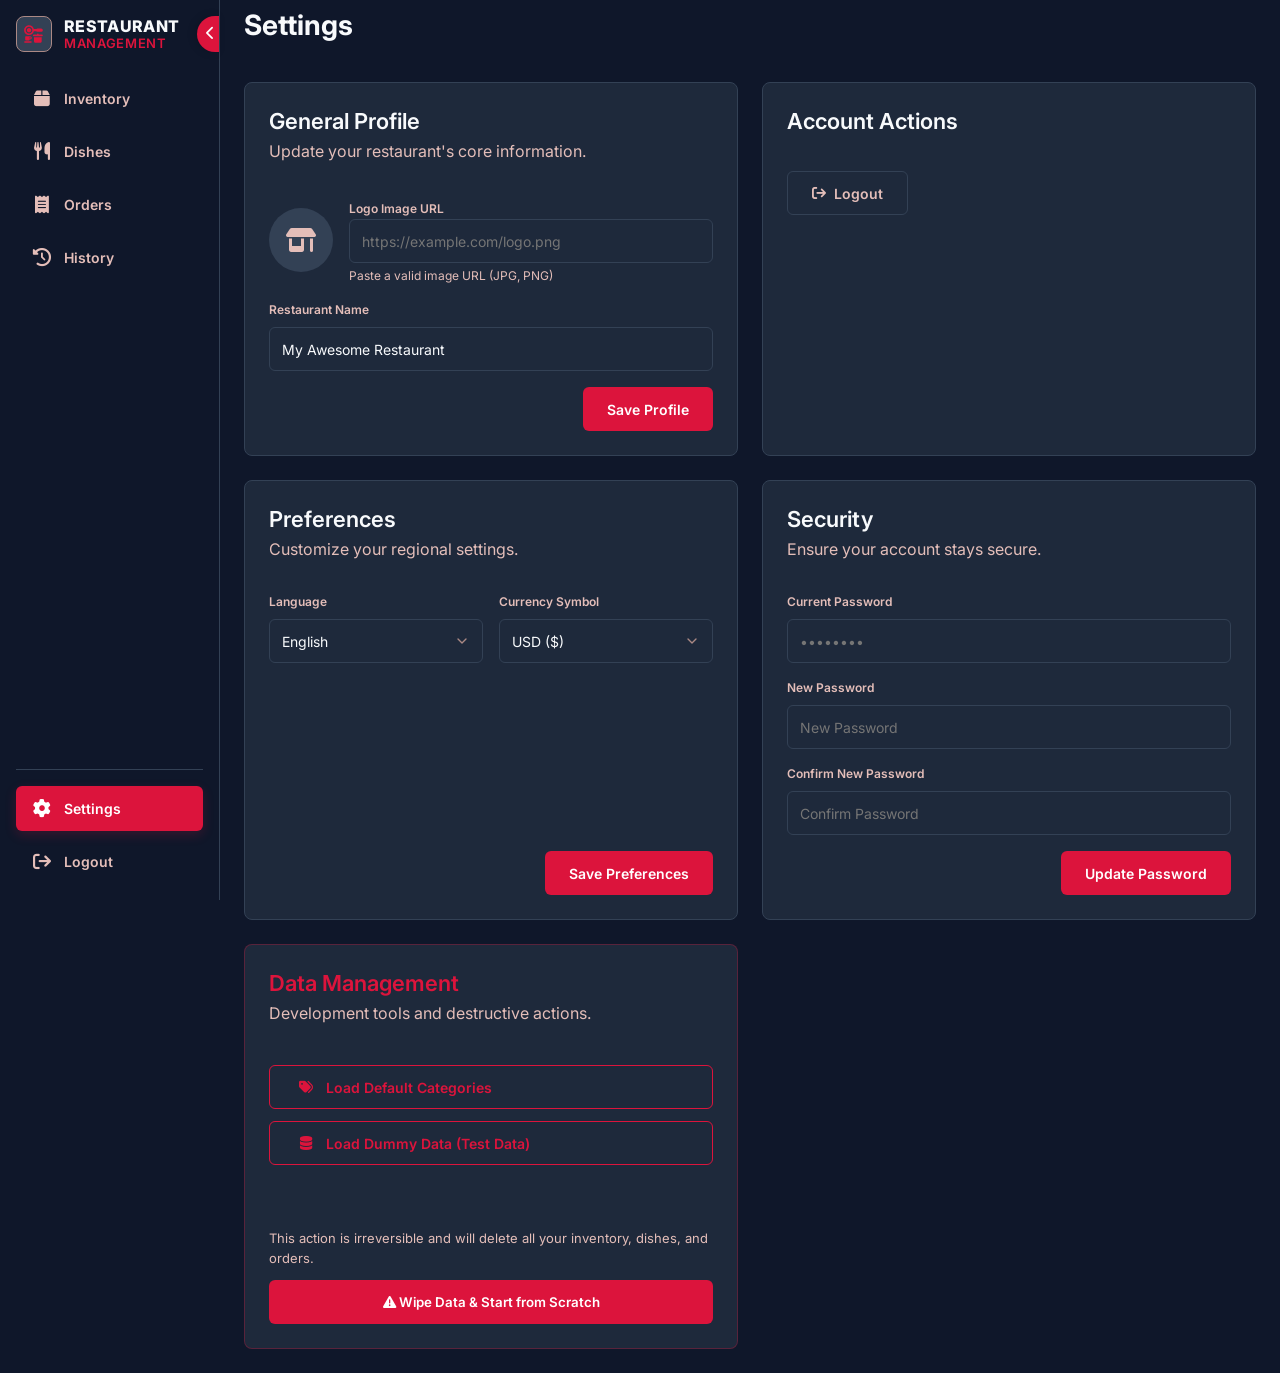
<file: settings.html>
<!DOCTYPE html>
<html lang="en">

<head>
  <meta charset="UTF-8">
  <meta name="viewport" content="width=device-width, initial-scale=1.0">
  <title>Settings - Restaurant Management</title>
  <!-- Google Fonts -->
  <link rel="preconnect" href="https://fonts.googleapis.com">
  <link rel="preconnect" href="https://fonts.gstatic.com" crossorigin>
  <link href="https://fonts.googleapis.com/css2?family=Inter:wght@400;500;600;700&display=swap" rel="stylesheet">
  <!-- FontAwesome -->
  <link rel="stylesheet" href="https://cdnjs.cloudflare.com/ajax/libs/font-awesome/6.4.0/css/all.min.css">
  <!-- Base Styles -->
  <link rel="stylesheet" href="./main.css">
  <link rel="stylesheet" href="./sidebar.css">
</head>

<body>
  <!-- Hidden Checkbox for Pure CSS Toggle -->
  <input type="checkbox" id="sidebar-toggle-checkbox" class="sidebar-toggle-checkbox">

  <!-- Sidebar -->
  <aside class="sidebar" id="sidebar">
    <div class="sidebar-header">
      <div class="sidebar-logo">
        <img src="./favicon.svg" alt="Restaurant Logo">
      </div>
      <h2>
        Restaurant
        <span>Management</span>
      </h2>
      <label for="sidebar-toggle-checkbox" class="sidebar-close-btn">
        <i class="fa-solid fa-chevron-left"></i>
      </label>
    </div>
    
    <nav class="sidebar-nav">
      <a href="./inventory.html" class="nav-item">
        <i class="fa-solid fa-box"></i>
        <span>Inventory</span>
      </a>
      <a href="./dishes.html" class="nav-item">
        <i class="fa-solid fa-utensils"></i>
        <span>Dishes</span>
      </a>
      <a href="./orders.html" class="nav-item">
        <i class="fa-solid fa-receipt"></i>
        <span>Orders</span>
      </a>
      <a href="./history.html" class="nav-item">
        <i class="fa-solid fa-clock-rotate-left"></i>
        <span>History</span>
      </a>
    </nav>

    <div class="sidebar-footer">
      <a href="./settings.html" class="nav-item active">
        <i class="fa-solid fa-gear"></i>
        <span>Settings</span>
      </a>
      <a href="./login.html" class="nav-item logout-item">
        <i class="fa-solid fa-arrow-right-from-bracket"></i>
        <span>Logout</span>
      </a>
    </div>
  </aside>

  <!-- Overlay for mobiles -->
  <label for="sidebar-toggle-checkbox" class="sidebar-overlay"></label>

  <!-- Main Content -->
  <main class="main-content" id="mainContent">
    <header class="top-bar">
      <label for="sidebar-toggle-checkbox" class="sidebar-toggle">
        <i class="fa-solid fa-chevron-right"></i>
      </label>

    </header>

    <div class="page-content">
      <div class="page-header">
        <h1>Settings</h1>
      </div>

      <div class="settings-grid">
        
        <!-- General Profile -->
        <div class="settings-card">
          <div class="settings-card-header">
            <h3>General Profile</h3>
            <p>Update your restaurant's core information.</p>
          </div>
          
          <div class="settings-avatar-upload">
            <div class="settings-avatar">
              <i class="fa-solid fa-shop"></i>
            </div>
            <div style="flex: 1;">
              <label class="form-label">Logo Image URL</label>
              <input type="url" class="form-control" placeholder="https://example.com/logo.png">
              <p style="font-size: 12px; color: var(--color-text-variant); margin: 4px 0 0 0;">Paste a valid image URL (JPG, PNG)</p>
            </div>
          </div>
          
          <div class="form-group">
            <label class="form-label">Restaurant Name</label>
            <input type="text" class="form-control" value="My Awesome Restaurant">
          </div>
          
          <div style="display: flex; justify-content: flex-end; margin-top: auto;">
            <button class="btn-primary">Save Profile</button>
          </div>
        </div>

        <!-- Account Actions -->
        <div class="settings-card">
          <div class="settings-card-header">
            <h3>Account Actions</h3>
          </div>
          <div style="display: flex;">
            <a href="./login.html" class="btn-secondary" style="text-decoration: none; display: inline-flex; align-items: center; gap: 8px;">
              <i class="fa-solid fa-arrow-right-from-bracket"></i> Logout
            </a>
          </div>
        </div>

        <!-- Preferences -->
        <div class="settings-card">
          <div class="settings-card-header">
            <h3>Preferences</h3>
            <p>Customize your regional settings.</p>
          </div>
          
          <div class="form-row">
            <div class="form-col">
              <div class="form-group">
                <label class="form-label">Language</label>
                <select class="form-select">
                  <option>English</option>
                  <option>Español</option>
                  <option>Français</option>
                </select>
              </div>
            </div>
            <div class="form-col">
              <div class="form-group">
                <label class="form-label">Currency Symbol</label>
                <select class="form-select">
                  <option>USD ($)</option>
                  <option>EUR (€)</option>
                  <option>GBP (£)</option>
                  <option>MXN ($)</option>
                </select>
              </div>
            </div>
          </div>
          
          <div style="display: flex; justify-content: flex-end; margin-top: auto;">
            <button class="btn-primary">Save Preferences</button>
          </div>
        </div>

        <!-- Security -->
        <div class="settings-card">
          <div class="settings-card-header">
            <h3>Security</h3>
            <p>Ensure your account stays secure.</p>
          </div>
          
          <div class="form-group">
            <label class="form-label">Current Password</label>
            <input type="password" class="form-control" placeholder="••••••••">
          </div>
          <div class="form-group">
            <label class="form-label">New Password</label>
            <input type="password" class="form-control" placeholder="New Password">
          </div>
          <div class="form-group">
            <label class="form-label">Confirm New Password</label>
            <input type="password" class="form-control" placeholder="Confirm Password">
          </div>
          
          <div style="display: flex; justify-content: flex-end; margin-top: auto;">
            <button class="btn-primary">Update Password</button>
          </div>
        </div>

        <!-- Data Management (Danger Zone) -->
        <div class="settings-card danger-zone">
          <div class="settings-card-header">
            <h3>Data Management</h3>
            <p>Development tools and destructive actions.</p>
          </div>
          
          <div style="display: flex; flex-direction: column; gap: 12px; margin-top: 8px;">
            <button class="btn-secondary" style="justify-content: flex-start;">
              <i class="fa-solid fa-tags" style="width: 24px;"></i> Load Default Categories
            </button>
            <button class="btn-secondary" style="justify-content: flex-start;">
              <i class="fa-solid fa-database" style="width: 24px;"></i> Load Dummy Data (Test Data)
            </button>
          </div>
          
          <hr class="form-divider" style="margin: 16px 0; border-color: rgba(220, 20, 60, 0.2);">
          
          <div style="display: flex; flex-direction: column; gap: 12px;">
            <p style="font-size: 13px; color: var(--color-text-variant); margin: 0;">This action is irreversible and will delete all your inventory, dishes, and orders.</p>
            <button class="btn-danger">
              <i class="fa-solid fa-triangle-exclamation"></i> Wipe Data & Start from Scratch
            </button>
          </div>
        </div>

      </div>
    </div>
  </main>

  <!-- Bottom Navigation (Mobile) -->
  <nav class="bottom-nav">
    <a href="./orders.html" class="bottom-nav-item">
      <i class="fa-solid fa-receipt"></i>
      <span>Orders</span>
    </a>
    <a href="./dishes.html" class="bottom-nav-item">
      <i class="fa-solid fa-utensils"></i>
      <span>Dishes</span>
    </a>
    <a href="./inventory.html" class="bottom-nav-item">
      <i class="fa-solid fa-box"></i>
      <span>Inventory</span>
    </a>
    <a href="./history.html" class="bottom-nav-item">
      <i class="fa-solid fa-clock-rotate-left"></i>
      <span>History</span>
    </a>
    <a href="./settings.html" class="bottom-nav-item active">
      <i class="fa-solid fa-gear"></i>
      <span>Settings</span>
    </a>
  </nav>
</body>

</html>
</file>
<file: src/styles/main.css>
:root {
  /* BRAND COLORS */
  --brand-primary: #dc143c;
  --brand-primary-hover: #bb171c;
  --brand-secondary: #1e293b;
  --brand-secondary-hover: #334155;
  --brand-neutral: #0f172a;
  --brand-surface-text: #f8fafc;

  /* UTILITY COLORS */
  --color-outline: #ab8985;
  --color-text-variant: #e4beb9;
  --color-white: #ffffff;
  --brand-secondary-alpha-50: rgba(30, 41, 59, 0.5);
  --color-success: #10b981;
  --color-warning: #f59e0b;

  /* ELEVATION & DEPTH */
  --elevation-0-bg: #0f172a;
  --elevation-1-bg: #1e293b;
  --elevation-2-bg: #334155;
  --elevation-2-shadow: 0px 4px 12px rgba(0, 0, 0, 0.4);
  --elevation-border: 1px solid #334155;

  /* TYPOGRAPHY */
  --font-family-base: 'Inter', system-ui, sans-serif;

  --font-size-headline-lg: 28px;
  --line-height-headline-lg: 34px;

  --font-size-headline-md: 22px;
  --line-height-headline-md: 28px;

  --font-size-body-lg: 16px;
  --line-height-body-lg: 24px;

  --font-size-body-md: 14px;
  --line-height-body-md: 20px;

  --font-size-label-md: 12px;
  --line-height-label-md: 16px;

  /* SHAPES & SPACING */
  --radius-default: 0.25rem;
  --radius-md: 0.375rem;
  --radius-lg: 0.5rem;

  --touch-target-min: 44px;
  --screen-margin: 1rem;
  --stack-xs: 0.25rem;
  --stack-sm: 0.5rem;
  --stack-md: 1rem;
  --stack-lg: 1.5rem;
}

/* RESET */
*,
*::before,
*::after {
  box-sizing: border-box;
  margin: 0;
  padding: 0;
}

html {
  font-family: var(--font-family-base);
  background-color: var(--brand-neutral);
  color: var(--brand-surface-text);
  line-height: 1.5;
  -webkit-font-smoothing: antialiased;
}

body {
  min-height: 100vh;
  padding: 0 var(--screen-margin);
}

h1,
h2,
h3,
h4,
h5,
h6 {
  margin: 0;
}

h1 {
  font-size: var(--font-size-headline-lg);
  line-height: var(--line-height-headline-lg);
  font-weight: 700;
}

h2,
h3 {
  font-size: var(--font-size-headline-md);
  line-height: var(--line-height-headline-md);
  font-weight: 600;
}

p {
  font-size: var(--font-size-body-lg);
  margin-bottom: var(--stack-md);
}

a {
  color: inherit;
  text-decoration: none;
}

button {
  background: none;
  border: none;
  cursor: pointer;
  font-family: inherit;
  color: inherit;
  min-height: var(--touch-target-min);
}

input,
textarea,
select {
  font-family: inherit;
  font-size: var(--font-size-body-lg);
  border-radius: var(--radius-default);
  min-height: var(--touch-target-min);
}

img,
picture,
video,
canvas,
svg {
  display: block;
  max-width: 100%;
}

/* Base Buttons */
.btn-primary {
  background-color: var(--brand-primary);
  color: var(--color-white);
  border: none;
  border-radius: var(--radius-md);
  padding: 0 var(--stack-lg);
  font-size: var(--font-size-body-md);
  font-weight: 600;
  display: inline-flex;
  align-items: center;
  justify-content: center;
  gap: 8px;
  height: var(--touch-target-min);
  cursor: pointer;
  transition: background-color 0.2s, transform 0.1s;
  text-decoration: none;
}

.btn-primary:hover {
  background-color: var(--brand-primary-hover);
  transform: translateY(-1px);
}

.btn-primary:active {
  transform: translateY(0);
}

.btn-secondary {
  background-color: transparent;
  color: var(--color-text-variant);
  border: var(--elevation-border);
  border-radius: var(--radius-md);
  padding: 0 var(--stack-lg);
  font-size: var(--font-size-body-md);
  font-weight: 600;
  display: inline-flex;
  align-items: center;
  justify-content: center;
  gap: 8px;
  height: var(--touch-target-min);
  cursor: pointer;
  transition: all 0.2s;
}

.btn-secondary:hover {
  background-color: var(--elevation-1-bg);
  color: var(--brand-surface-text);
  border-color: var(--color-outline);
}

.btn-danger {
  background-color: var(--brand-primary);
  color: white;
  border: none;
  border-radius: var(--radius-md);
  padding: 0 var(--stack-lg);
  height: var(--touch-target-min);
  font-weight: 600;
  cursor: pointer;
  transition: all 0.2s;
}

.btn-danger:hover {
  background-color: #b01030;
}

/* Page Layout Essentials */
.page-content {
  padding: 0 var(--stack-sm) var(--stack-lg);
  display: flex;
  flex-direction: column;
  gap: var(--stack-md);
  width: 100%;
  max-width: 100%;
  margin: 0 auto;
}

.page-header {
  display: flex;
  align-items: center;
  justify-content: space-between;
  gap: var(--stack-md);
  flex-wrap: wrap;
}

.page-header h1 {
  color: var(--brand-surface-text);
  margin: 0;
}

/* Custom Scrollbars */
::-webkit-scrollbar {
  width: 8px;
  height: 8px;
}

::-webkit-scrollbar-track {
  background: var(--elevation-1-bg);
  border-radius: 4px;
}

::-webkit-scrollbar-thumb {
  background-color: rgba(255, 255, 255, 0.15);
  border-radius: 10px;
}

::-webkit-scrollbar-thumb:hover {
  background-color: rgba(255, 255, 255, 0.3);
}

/* Base Forms */
.form-group {
  display: flex;
  flex-direction: column;
  gap: 8px;
}

.form-label {
  font-size: var(--font-size-label-md);
  color: var(--color-text-variant);
  font-weight: 600;
}

.form-control,
.form-select {
  width: 100%;
  padding: 0 12px;
  height: var(--touch-target-min);
  background-color: var(--elevation-1-bg);
  border: var(--elevation-border);
  border-radius: var(--radius-md);
  color: var(--brand-surface-text);
  font-size: var(--font-size-body-md);
  transition: border-color 0.2s;
}

input[type="number"] {
  padding-right: 0px;
}

.form-control:focus,
.form-select:focus {
  outline: none;
  background-color: var(--elevation-2-bg);
  border-color: var(--color-outline);
}

.form-select {
  appearance: none;
  background-image: url("data:image/svg+xml;charset=UTF-8,%3csvg xmlns='http://www.w3.org/2000/svg' viewBox='0 0 24 24' fill='none' stroke='%23ab8985' stroke-width='2' stroke-linecap='round' stroke-linejoin='round'%3e%3cpolyline points='6 9 12 15 18 9'%3e%3c/polyline%3e%3c/svg%3e");
  background-repeat: no-repeat;
  background-position: right 12px center;
  background-size: 16px;
  padding-right: 40px;
}

/* Autofill WebKit Fix to prevent white background */
input:-webkit-autofill,
input:-webkit-autofill:hover,
input:-webkit-autofill:focus,
input:-webkit-autofill:active {
  -webkit-box-shadow: 0 0 0 30px var(--elevation-2-bg) inset !important;
  -webkit-text-fill-color: #f8fafc !important;
  color: #f8fafc !important;
  transition: background-color 5000s ease-in-out 0s;
}

.form-control:-webkit-autofill,
.form-control:-webkit-autofill:hover,
.form-control:-webkit-autofill:focus,
.form-control:-webkit-autofill:active {
  -webkit-box-shadow: 0 0 0 30px var(--elevation-2-bg) inset !important;
}

/* Modals */
.modal-toggle:checked~.modal {
  opacity: 1;
  visibility: visible;
  pointer-events: auto;
}

.modal-toggle:checked~.modal .modal-container {
  transform: scale(1);
}

.modal {
  position: fixed;
  top: 0;
  left: 0;
  width: 100vw;
  height: 100vh;
  z-index: 1000;
  display: flex;
  align-items: center;
  justify-content: center;
  opacity: 0;
  visibility: hidden;
  pointer-events: none;
  transition: opacity 0.3s ease, visibility 0.3s ease;
}

.modal-overlay {
  position: absolute;
  top: 0;
  left: 0;
  width: 100%;
  height: 100%;
  background-color: rgba(15, 23, 42, 0.8);
  backdrop-filter: blur(4px);
  -webkit-backdrop-filter: blur(4px);
  cursor: pointer;
}

.modal-container {
  position: relative;
  background-color: var(--brand-neutral);
  border: var(--elevation-border);
  border-radius: var(--radius-lg);
  width: 90%;
  max-width: 500px;
  max-height: 90vh;
  overflow-y: auto;
  box-shadow: var(--elevation-2-shadow);
  transform: scale(0.95);
  transition: transform 0.3s ease;
  display: flex;
  flex-direction: column;
}

.modal-header {
  padding: var(--stack-lg);
  border-bottom: var(--elevation-border);
  display: flex;
  align-items: center;
  justify-content: space-between;
}

.modal-header h2 {
  margin: 0;
  font-size: var(--font-size-headline-md);
  color: var(--brand-surface-text);
}

.modal-body {
  padding: var(--stack-lg);
  display: flex;
  flex-direction: column;
  gap: var(--stack-sm);
}

.modal-footer {
  padding: var(--stack-md) var(--stack-lg);
  border-top: var(--elevation-border);
  display: flex;
  justify-content: flex-end;
  gap: var(--stack-md);
}

/* JS-managed Modal Wrapper */
.modal-wrapper {
  position: fixed;
  top: 0;
  left: 0;
  width: 100vw;
  height: 100vh;
  z-index: 9999;
  align-items: center;
  justify-content: center;
  /* display is managed by JS (none/flex) */
}

/* Status Badges */
.status-badge {
  display: inline-block;
  padding: 4px 8px;
  border-radius: 12px;
  font-size: var(--font-size-label-sm);
  font-weight: 600;
  text-transform: uppercase;
}

.status-badge.completed {
  background-color: rgba(76, 175, 80, 0.15);
  color: var(--color-success);
}

.status-badge.cancelled {
  background-color: rgba(239, 68, 68, 0.15);
  color: #ef4444;
}

.status-badge.pending {
  background-color: rgba(245, 105, 11, 0.15);
  color: var(--color-warning, #f5740b);
}

.status-badge.in-progress {
  background-color: rgba(245, 229, 11, 0.15);
  color: #ffffff;
}

.status-badge.ready {
  background-color: rgba(139, 92, 246, 0.15);
  color: #8b5cf6;
}

/* Floating Action Button (FAB) */
.fab-container {
  position: fixed;
  bottom: calc(110px + env(safe-area-inset-bottom));
  right: 24px;
  z-index: 999;
}

.fab-main-btn {
  width: 56px;
  height: 56px;
  border-radius: 50%;
  background-color: var(--brand-primary);
  color: white;
  display: flex;
  align-items: center;
  justify-content: center;
  font-size: 24px;
  box-shadow: 0 4px 12px rgba(220, 20, 60, 0.4);
  transition: transform 0.3s cubic-bezier(0.175, 0.885, 0.32, 1.275), background-color 0.2s;
}

.fab-main-btn:hover {
  background-color: var(--brand-primary-hover);
  transform: scale(1.08);
}

.fab-container.active .fab-main-btn {
  transform: rotate(45deg);
}

.fab-container.active .fab-main-btn:hover {
  transform: rotate(45deg) scale(1.08);
}

.fab-menu {
  position: absolute;
  bottom: 100%;
  padding-bottom: 16px;
  right: 0;
  margin-right: 4px; /* Centers 48px circles over 56px button */
  width: max-content;
  display: flex;
  flex-direction: column;
  align-items: flex-end;
  gap: 12px;
  opacity: 0;
  visibility: hidden;
  transform: translateY(20px) scale(0.9);
  transition: all 0.3s cubic-bezier(0.175, 0.885, 0.32, 1.275);
  pointer-events: none;
}

.fab-container.active .fab-menu {
  opacity: 1;
  visibility: visible;
  transform: translateY(0) scale(1);
  pointer-events: auto;
}

.fab-menu-item {
  display: flex;
  align-items: center;
  gap: 12px;
  background: transparent;
  color: var(--brand-surface-text);
  font-size: var(--font-size-body-md);
  font-weight: 500;
  transition: transform 0.2s;
}

.fab-menu-item:hover {
  transform: scale(1.05);
}

.fab-menu-item span {
  background-color: var(--brand-neutral);
  padding: 6px 12px;
  border-radius: var(--radius-md);
  box-shadow: 0 2px 8px rgba(0,0,0,0.2);
}

.fab-menu-item i {
  width: 48px;
  height: 48px;
  border-radius: 50%;
  background-color: var(--brand-primary-hover);
  display: flex;
  align-items: center;
  justify-content: center;
  font-size: 20px;
  box-shadow: 0 2px 8px rgba(0,0,0,0.2);
}

.history-controls {
  display: flex;
  gap: var(--stack-sm);
  align-items: center;
}

.history-filters-row {
  display: flex;
  gap: var(--stack-sm);
  align-items: center;
}

@media (max-width: 768px) {
  /* Historial: search bar takes full width, filters share the row below */
  .history-controls {
    flex-direction: column;
    align-items: stretch;
    width: 100%;
  }

  .history-filters-row {
    flex-direction: row;
    justify-content: space-between;
    width: 100%;
  }
  
  .history-filters-row .form-control {
    flex: 1;
    min-width: 0;
  }

  /* Hide page header on mobile unless it's history-header (which contains filters) */
  .page-header:not(.history-header) {
    display: none !important;
  }
  
  .page-header.history-header h1 {
    display: none !important;
  }

  /* Hide the globally appended FAB on mobile */
  body > #app > main > .fab-container,
  body > #app > .fab-container {
    display: none;
  }

  /* Style the FAB that is inside the bottom-nav */
  .bottom-nav .fab-container {
    position: relative;
    bottom: auto;
    right: auto;
    z-index: 1001;
    display: flex;
    align-items: center;
    justify-content: center;
    /* Pull it slightly up so it acts as a prominent center button */
    transform: translateY(-20px);
  }

  .bottom-nav .fab-main-btn {
    width: 60px;
    height: 60px;
    box-shadow: 0 4px 16px rgba(220, 20, 60, 0.5);
  }

  .bottom-nav .fab-menu {
    position: absolute;
    bottom: 70px;
    right: 0;
    margin-right: 6px; /* Centers 48px circles over 60px button */
    transform: translateY(20px) scale(0.9);
    align-items: flex-end;
  }
  
  .bottom-nav .fab-container.active .fab-menu {
    transform: translateY(0) scale(1);
  }
}

@media (min-width: 769px) {
  /* Hide the BottomNav FAB on desktop */
  .bottom-nav .fab-container {
    display: none;
  }

  .fab-container:hover .fab-main-btn {
    transform: rotate(45deg);
  }
  
  .fab-container:hover .fab-menu {
    opacity: 1;
    visibility: visible;
    transform: translateY(0) scale(1);
    pointer-events: auto;
  }
}
/* View Transition Fade Effect */
#page-container {
  transition: opacity 0.25s ease, transform 0.25s ease;
  opacity: 1;
  transform: translateY(0);
}

.page-exit {
  opacity: 0 !important;
  transform: translateY(10px) !important;
}


@media (min-width: 769px) {
  .fab-container.hide-on-desktop {
    display: none !important;
  }
}


.global-loader {
  position: fixed;
  top: 0;
  left: 0;
  width: 100vw;
  height: 100vh;
  background-color: rgba(0, 0, 0, 0.7);
  backdrop-filter: blur(4px);
  z-index: 99999;
  display: flex;
  flex-direction: column;
  justify-content: center;
  align-items: center;
  gap: 16px;
  color: var(--brand-primary, #fff);
  font-size: 1.5rem;
  opacity: 1;
  transition: opacity 0.3s ease;
}
.global-loader i {
  font-size: 3rem;
}


.custom-spinner {
  width: 50px;
  height: 50px;
  border: 5px solid rgba(255, 255, 255, 0.3);
  border-top-color: var(--brand-primary, #fff);
  border-radius: 50%;
  animation: custom-spin 1s linear infinite;
}
@keyframes custom-spin {
  to { transform: rotate(360deg); }
}
</file>
<file: src/styles/login.css>
/* Main container */
.login-wrapper {
  position: relative;
  display: flex;
  align-items: center;
  justify-content: center;
  min-height: 100vh;
  overflow: hidden;
}

/* Grid background texture */
/* Main login card */
.login-card {
  position: relative;
  z-index: 10;
  width: 100%;
  max-width: 440px;
  background-color: var(--elevation-1-bg);
  border: var(--elevation-border);
  border-radius: var(--radius-lg);
  padding: var(--stack-sm);
  display: flex;
  flex-direction: column;
  gap: var(--stack-md);
  transition: border-color 0.3s ease, transform 0.1s ease-out;
}

.login-card:hover {
  border-color: var(--brand-primary);
}

/* Login header */
.login-header {
  display: flex;
  flex-direction: column;
  align-items: center;
  text-align: center;
  gap: var(--stack-sm);
}

.login-header h1 {
  color: var(--brand-primary);
  text-transform: uppercase;
}

.login-logo {
  width: 80px;
  height: 80px;
  margin-bottom: var(--stack-sm);
}

.login-logo img {
  filter: drop-shadow(0 0 12px rgba(220, 20, 60, 0.4));
}

.login-form {
  display: flex;
  flex-direction: column;
  gap: var(--stack-md);
  margin-top: var(--stack-sm);
}

.password-header {
  display: flex;
  justify-content: space-between;
}

/* Forms and input groups */
.form-group {
  display: flex;
  flex-direction: column;
  gap: 8px;
}

.form-group label {
  color: var(--color-outline);
  font-size: var(--font-size-label-md);
  letter-spacing: 0.05em;
  text-transform: uppercase;
}

/* Input container */
.input-wrapper {
  position: relative;
  display: flex;
  align-items: center;
}

.input-wrapper > i:not(.fa-eye):not(.fa-eye-slash) {
  position: absolute;
  left: 16px;
  color: var(--color-text-variant);
  transition: color 0.3s;
}

.input-wrapper:focus-within > i:not(.fa-eye):not(.fa-eye-slash) {
  color: var(--brand-primary);
}

.input-wrapper input {
  width: 100%;
  height: 56px;
  padding-left: 48px;
  padding-right: 16px;
  background-color: var(--elevation-0-bg);
  border: var(--elevation-border);
  color: var(--brand-surface-text);
  outline: none;
  transition: all 0.3s;
}

.input-wrapper input:focus {
  background-color: var(--elevation-2-bg);
  border-color: var(--brand-primary);
  box-shadow: 0 0 0 1px var(--brand-primary);
}

/* Password eye button */
.input-wrapper button {
  position: absolute;
  right: 16px;
  color: var(--color-text-variant);
  min-width: auto;
  min-height: auto;
  padding: 4px;
}

.input-wrapper button:hover {
  color: var(--brand-primary);
}

/* "Remember me" micro-card */
.remember-me {
  display: flex;
  align-items: center;
  gap: 12px;
  padding: var(--stack-sm);
}

.remember-me input[type="checkbox"] {
  width: 20px;
  height: 20px;
  accent-color: var(--brand-primary);
  cursor: pointer;
  min-height: auto;
}

.remember-me label {
  font-size: var(--font-size-body-md);
  cursor: pointer;
  color: var(--color-text-variant);
}

/* Main action button */
.btn-primary i {
  transition: transform 0.2s;
}

.btn-primary:hover i {
  transform: translateX(4px);
}
</file>
<file: src/styles/access-denied.css>
/* Main container */
.access-denied-wrapper {
  position: relative;
  display: flex;
  align-items: center;
  justify-content: center;
  min-height: 100vh;
  overflow: hidden;
}

/* Grid background texture */
/* Main card */
.error-card {
  position: relative;
  z-index: 10;
  width: 100%;
  max-width: 500px;
  background-color: var(--elevation-1-bg);
  border: var(--elevation-border);
  border-radius: var(--radius-lg);
  padding: var(--stack-lg);
  display: flex;
  flex-direction: column;
  align-items: center;
  text-align: center;
  gap: var(--stack-md);
  transition: border-color 0.3s ease, transform 0.1s ease-out;
}

.error-card:hover {
  border-color: var(--brand-primary);
}

.error-icon-container {
  position: relative;
  width: 80px;
  height: 80px;
  border-radius: 50%;
  border: 1px solid var(--color-outline);
  background-color: var(--elevation-0-bg);
  display: flex;
  align-items: center;
  justify-content: center;
  margin-bottom: var(--stack-sm);
}

.error-icon-container i {
  font-size: 36px;
  color: var(--brand-primary);
  filter: drop-shadow(0 0 10px rgba(220, 20, 60, 0.6));
}

.error-title {
  display: flex;
  flex-direction: column;
}

.error-title h1 {
  color: var(--brand-primary);
  font-size: 32px;
  margin: 0;
  letter-spacing: 0.05em;
  text-transform: uppercase;
}

.error-description {
  color: var(--color-text-variant);
  font-size: var(--font-size-body-lg);
  max-width: 400px;
  margin: 0 auto;
}


.action-buttons {
  display: flex;
  gap: var(--stack-md);
  width: 100%;
  justify-content: center;
}
</file>
<file: src/styles/sidebar.css>
/* sidebar.css */

.sidebar {
  position: fixed;
  left: 0;
  top: 0;
  width: 220px;
  height: 100vh;
  background-color: var(--brand-surface);
  border-right: var(--elevation-border);
  display: flex;
  flex-direction: column;
  padding: var(--stack-md);
  z-index: 50;
  box-sizing: border-box;
  transform: translateX(0);
  transition: transform 0.4s ease-in-out;
}

/* Hidden checkbox */
.sidebar-toggle-checkbox {
  display: none;
}

/* Main Layout */
.main-content {
  margin-left: 220px;
  height: 100vh;
  height: 100dvh;
  display: flex;
  flex-direction: column;
  transition: margin-left 0.4s ease-in-out;
  overflow: hidden;
}

#page-container {
  flex: 1;
  overflow-y: auto;
  overflow-x: hidden;
  display: flex;
  flex-direction: column;
  min-height: 0;
}



.top-bar {
  padding: var(--stack-xs);
  display: flex;
  align-items: center;
  position: relative;
}

.top-bar-settings {
  position: fixed;
  top: 0px;
  right: 0;
  background-color: var(--brand-primary);
  color: var(--color-white);
  border: none;
  font-size: 14px;
  width: 32px;
  height: 36px;
  border-radius: 18px 0 0 18px;
  padding: 0 0 0 4px; /* Visually center icon */
  transition: all 0.2s;
  display: flex;
  align-items: center;
  justify-content: center;
  box-shadow: -2px 0 8px rgba(0,0,0,0.15);
  z-index: 999;
  text-decoration: none;
}

.top-bar-settings i {
  position: relative;
  top: 0;
}

.top-bar-settings:hover {
  width: 42px;
  background-color: var(--brand-primary-hover);
  color: var(--color-white);
}

/* Bottom Navigation Menu (Mobile Only) */
.bottom-nav {
  display: none;
  position: fixed;
  bottom: 0;
  left: 0;
  width: 100%;
  background-color: rgba(30, 30, 35, 0.85); /* Glassmorphism effect */
  backdrop-filter: blur(10px);
  -webkit-backdrop-filter: blur(10px);
  border-top: 1px solid rgba(255, 255, 255, 0.1);
  z-index: 1000;
  padding: 10px 16px;
  justify-content: space-around;
  align-items: center;
  box-shadow: 0 -4px 20px rgba(0, 0, 0, 0.4);
}

.bottom-nav-item {
  display: flex;
  flex-direction: column;
  align-items: center;
  gap: 4px;
  color: var(--color-text-variant);
  text-decoration: none;
  font-size: 10px;
  font-weight: 600;
  transition: color 0.2s;
  padding: 4px 8px;
  border-radius: var(--radius-sm);
}

.bottom-nav-item i {
  font-size: 20px;
  margin-bottom: 2px;
}

.bottom-nav-item.active {
  color: var(--brand-primary);
}

.bottom-nav-item:active {
  background-color: rgba(255,255,255,0.1);
}

.sidebar-toggle {
  position: fixed;
  left: 0;
  top: 16px;
  background-color: var(--brand-primary);
  color: var(--color-white);
  border: none;
  font-size: 14px;
  cursor: pointer;
  width: 22px;
  height: 36px;
  border-radius: 0 18px 18px 0;
  padding: 0 4px 0 0; /* Add right padding to visually center the icon */
  transition: all 0.2s;
  display: flex;
  align-items: center;
  justify-content: center;
  z-index: 60;
  box-shadow: 2px 0 8px rgba(0,0,0,0.15);
}

.sidebar-toggle i {
  position: relative;
  top: 0; /* Natural centering with flexbox */
}

.sidebar-toggle:hover {
  width: 32px;
  background-color: var(--brand-primary-hover);
}

.sidebar-header {
  margin-bottom: var(--stack-lg);
  display: flex;
  align-items: center;
  gap: 12px;
}

.sidebar-close-btn {
  position: absolute;
  right: 0;
  top: 16px;
  background-color: var(--brand-primary);
  color: var(--color-white);
  border: none;
  font-size: 14px;
  cursor: pointer;
  width: 22px;
  height: 36px;
  border-radius: 18px 0 0 18px;
  padding: 0 0 0 4px; /* Add left padding to visually center the icon */
  transition: all 0.2s;
  display: flex;
  align-items: center;
  justify-content: center;
  box-shadow: -2px 0 8px rgba(0,0,0,0.15);
}

.sidebar-close-btn i {
  position: relative;
  top: -1px; /* Compensates for font spacing */
}

.sidebar-close-btn:hover {
  width: 32px;
  background-color: var(--brand-primary-hover);
}

.sidebar-logo {
  width: 36px;
  height: 36px;
  flex-shrink: 0;
  background-color: var(--elevation-2-bg);
  border-radius: 8px;
  padding: 6px;
  display: flex;
  align-items: center;
  justify-content: center;
  border: 1px solid var(--color-outline);
}

.sidebar-logo img {
  width: 100%;
  height: 100%;
  object-fit: contain;
}

.sidebar-header h2 {
  color: var(--brand-surface-text);
  font-size: 16px;
  line-height: 1.2;
  margin: 0;
  font-weight: 800;
  text-transform: uppercase;
  letter-spacing: 0.02em;
  white-space: nowrap;
  overflow: hidden;
  text-overflow: ellipsis;
  flex: 1;
  min-width: 0;
}

.sidebar-header h2 span {
  display: block;
  color: var(--brand-primary);
  font-weight: 600;
  font-size: 13px;
  letter-spacing: 0.05em;
  white-space: nowrap;
  overflow: hidden;
  text-overflow: ellipsis;
}


.sidebar-nav {
  flex-grow: 1;
  display: flex;
  flex-direction: column;
  gap: 8px;
}

.nav-item {
  display: flex;
  align-items: center;
  gap: 12px;
  padding: 12px 16px;
  border-radius: var(--radius-md);
  text-decoration: none;
  color: var(--color-text-variant);
  font-size: var(--font-size-body-md);
  font-weight: 600;
  transition: all 0.2s;
}

.nav-item i {
  width: 20px;
  text-align: center;
  font-size: 18px;
}

.nav-item:hover {
  background-color: var(--elevation-2-bg);
  color: var(--brand-surface-text);
}

.nav-item.active {
  background-color: var(--brand-primary);
  color: var(--color-white);
  box-shadow: 0 4px 12px rgba(220, 20, 60, 0.2);
}

.nav-item.active i {
  color: var(--color-white);
}

.sidebar-footer {
  padding-top: var(--stack-md);
  border-top: var(--elevation-border);
  display: flex;
  flex-direction: column;
  gap: 8px;
}

/* Responsive Behavior (Mobile) */
@media (max-width: 768px) {
  .sidebar {
    /* Instead of display: none, we use transform so that when resizing the window
       the sliding animation applies fluidly. */
    transform: translateX(-100%);
  }

  .main-content {
    margin-left: 0;
    padding-bottom: calc(70px + env(safe-area-inset-bottom)); /* Make space for bottom nav */
  }

  .sidebar-toggle {
    display: none !important; /* Hide hamburger toggle on mobile since we have bottom nav */
  }

  .bottom-nav {
    display: flex; /* Show bottom nav only on mobile */
  }
}

/* Desktop */
@media (min-width: 769px) {
  .sidebar-toggle {
    display: none;
  }

  .top-bar-settings {
    display: none;
  }

  .sidebar-toggle-checkbox:checked ~ .sidebar {
    transform: translateX(-100%);
  }

  .sidebar-toggle-checkbox:checked ~ .main-content {
    margin-left: 0;
  }

  .sidebar-toggle-checkbox:checked ~ .main-content .top-bar .sidebar-toggle {
    display: flex;
    position: fixed;
    left: 0;
    top: 16px; /* Matches the 16px padding of the sidebar to align with the header */
    background-color: var(--brand-primary);
    color: var(--color-white);
    width: 22px;
    height: 36px; /* Matches the 36px height of the logo/header */
    border-radius: 0 18px 18px 0;
    padding: 0 4px 0 0; /* Add right padding to visually center the icon inside the curved shape */
    justify-content: center;
    align-items: center;
    box-shadow: 2px 0 8px rgba(0,0,0,0.15);
    transition: all 0.2s;
  }
  

  .sidebar-toggle-checkbox:checked ~ .main-content .top-bar .sidebar-toggle:hover {
    width: 32px;
    background-color: var(--brand-primary-hover);
  }
}
</file>
<file: src/styles/inventory.css>
/* Header */
/* KPI Grid */
.kpi-grid {
  display: grid;
  grid-template-columns: repeat(auto-fit, minmax(200px, 1fr));
  gap: var(--stack-md);
}

.kpi-card {
  background-color: var(--elevation-1-bg);
  border: var(--elevation-border);
  border-radius: var(--radius-md);
  padding: var(--stack-md);
  display: flex;
  flex-direction: column;
  align-items: center;
  justify-content: center;
  text-align: center;
  gap: 4px;
  transition: border-color 0.2s ease, background-color 0.2s ease, box-shadow 0.2s ease;
}

.kpi-card.clickable:hover {
  border-color: var(--brand-primary);
  background-color: var(--elevation-2-bg);
}

.kpi-card.kpi-active {
  border-color: var(--brand-primary);
  background-color: rgba(var(--brand-primary-rgb), 0.1);
  box-shadow: 0 0 0 1px var(--brand-primary);
}

.kpi-card h3 {
  color: var(--color-text-variant);
  font-size: var(--font-size-body-md);
  font-weight: 500;
  margin: 0;
  text-transform: uppercase;
  letter-spacing: 0.05em;
}

.kpi-card .kpi-value {
  color: var(--brand-surface-text);
  font-size: var(--font-size-headline-lg);
  font-weight: 700;
}

/* Data Table Container */
.data-table-container {
  background-color: var(--elevation-1-bg);
  border: var(--elevation-border);
  border-radius: var(--radius-lg);
  overflow: hidden; /* For border radius */
  display: flex;
  flex-direction: column;
}

.table-responsive {
  width: 100%;
  overflow-x: auto;
}

.data-table {
  width: 100%;
  border-collapse: collapse;
  text-align: left;
  min-width: 600px; /* Force scroll on very small screens */
}

.data-table th, .data-table td {
  padding: 6px 8px 6px 6px;
  border-bottom: 1px solid var(--elevation-2-bg);
}

.custom-select-arrow {
  position: absolute;
  right: 12px;
  top: 50%;
  transform: translateY(-50%);
  pointer-events: none;
  color: var(--color-text-variant);
}

/* History Controls */
.history-controls {
  display: flex;
  gap: var(--stack-md);
  align-items: center;
}

.search-wrapper {
  position: relative;
}

.history-search-input {
  width: 250px;
  padding-left: 36px;
}

.history-search-icon {
  position: absolute;
  left: 12px;
  top: 50%;
  transform: translateY(-50%);
  color: var(--color-text-variant);
}

.history-empty-msg {
  text-align: center;
  padding: var(--stack-xl);
  color: var(--color-text-variant);
}

.history-total-col {
  font-weight: 600;
}

@media (max-width: 768px) {
  .history-controls {
    flex-direction: column;
    align-items: stretch;
    width: 100%;
  }
  
  .history-controls > div,
  .history-controls > input {
    width: 100%;
  }

  .history-search-input {
    width: 100%;
  }
}

.data-table th {
  position: sticky;
  top: 0;
  z-index: 10;
  color: var(--color-text-variant);
  font-size: var(--font-size-label-md);
  font-weight: 600;
  text-transform: uppercase;
  letter-spacing: 0.05em;
  background-color: var(--elevation-2-bg);
}

.data-table td {
  color: var(--brand-surface-text);
  font-size: var(--font-size-body-md);
  vertical-align: middle;
}

.data-table tr:hover td {
  background-color: var(--brand-secondary-alpha-50);
}

.data-table tr:last-child td {
  border-bottom: none;
}

/* Item Name with Icon */
.item-name {
  display: flex;
  align-items: center;
  gap: 12px;
  font-weight: 600;
  max-width: 200px;
}

.item-name span {
  white-space: nowrap;
  overflow: hidden;
  text-overflow: ellipsis;
  flex: 1;
}

.item-icon {
  width: 32px;
  height: 32px;
  background-color: var(--elevation-2-bg);
  border-radius: var(--radius-sm);
  display: flex;
  align-items: center;
  justify-content: center;
  color: var(--color-text-variant);
}

/* Progress Bar */
.stock-level {
  display: flex;
  align-items: center;
  gap: 12px;
}

.stock-text {
  font-size: var(--font-size-label-md);
  color: var(--color-text-variant);
  min-width: 60px;
}

.progress-container {
  flex-grow: 1;
  max-width: 120px;
  height: 8px;
  background-color: var(--elevation-2-bg);
  border-radius: 4px;
  overflow: hidden;
  display: flex;
}

.progress-fill {
  height: 100%;
  background-color: var(--color-text-variant);
  border-radius: 4px;
}

/* Modifier classes for progress colors */
.progress-fill.safe {
  background-color: #10b981; /* Green */
}
.progress-fill.warning {
  background-color: #f59e0b; /* Yellow */
}
.progress-fill.danger {
  background-color: var(--brand-primary); /* Red */
}

.stock-percent {
  font-size: var(--font-size-label-md);
  color: var(--brand-surface-text);
  font-weight: 600;
  min-width: 40px;
  text-align: right;
}

/* Table Actions */
.table-actions {
  display: flex;
  align-items: center;
  gap: 8px;
}

.btn-icon {
  width: 32px;
  height: 32px;
  min-height: 32px;
  min-width: 32px;
  padding: 0;
  box-sizing: border-box;
  flex-shrink: 0;
  border-radius: 50%;
  display: flex;
  align-items: center;
  justify-content: center;
  background-color: transparent;
  color: var(--color-text-variant);
  font-size: 16px;
  transition: all 0.2s;
  border: 1px solid transparent;
}

.btn-icon:hover {
  background-color: var(--elevation-2-bg);
  color: var(--brand-surface-text);
}

.btn-icon.success {
  color: var(--color-success); /* #10b981 */
}

.btn-icon.success:hover {
  background-color: rgba(16, 185, 129, 0.1);
  border-color: rgba(16, 185, 129, 0.3);
  transform: translateY(-1px);
}

.btn-icon.warning {
  color: var(--color-warning); /* #f59e0b */
}

.btn-icon.warning:hover {
  background-color: rgba(245, 158, 11, 0.1);
  border-color: rgba(245, 158, 11, 0.3);
  transform: translateY(-1px);
}

.btn-icon.danger {
  color: var(--brand-primary); /* #dc143c */
}

.btn-icon.danger:hover {
  background-color: rgba(220, 20, 60, 0.1);
  border-color: rgba(220, 20, 60, 0.3);
  transform: translateY(-1px);
}

/* Pagination Footer */
.table-footer {
  padding: 12px 16px;
  background-color: var(--elevation-2-bg);
  display: flex;
  align-items: center;
  justify-content: space-between;
  border-top: var(--elevation-border);
  border-bottom-left-radius: var(--radius-lg);
  border-bottom-right-radius: var(--radius-lg);
}

.table-info {
  font-size: var(--font-size-label-md);
  color: var(--color-text-variant);
}

.pagination-controls {
  display: flex;
  align-items: center;
  gap: 4px;
}

.page-btn {
  min-width: 28px;
  height: 28px;
  border-radius: 4px;
  background: transparent;
  border: 1px solid transparent;
  color: var(--color-text-variant);
  font-size: var(--font-size-label-md);
  font-weight: 600;
  display: inline-flex;
  align-items: center;
  justify-content: center;
  cursor: pointer;
  transition: all 0.2s;
}

.page-btn:hover {
  background-color: var(--elevation-1-bg);
  color: var(--brand-surface-text);
}

.page-btn.active {
  background-color: var(--brand-primary);
  color: var(--color-white);
  border-color: var(--brand-primary);
}

/* Global layout for history pages to keep pagination at bottom and scroll table internally */
.history-layout {
  display: flex;
  flex-direction: column;
  flex: 1;
  min-height: 0;
}
.history-layout .page-content {
  flex-grow: 1;
  display: flex;
  flex-direction: column;
  min-height: 0;
}

.history-layout .data-table-container {
  flex-grow: 1;
  display: flex;
  flex-direction: column;
  min-height: 0;
}

.history-layout .table-responsive {
  flex-grow: 1;
  overflow-y: auto;
}

.history-layout .pagination {
  margin-top: auto;
  flex-shrink: 0;
}

/* Layout for inventory view to keep pagination at bottom and scroll table internally */
.inventory-wrapper {
  display: flex;
  flex-direction: column;
  flex: 1;
  min-height: 0;
}

.inventory-wrapper .page-content {
  flex-grow: 1;
  display: flex;
  flex-direction: column;
  min-height: 0;
}

.inventory-wrapper .data-table-container {
  flex-grow: 1;
  display: flex;
  flex-direction: column;
  min-height: 0;
}

.inventory-wrapper .table-responsive {
  flex-grow: 1;
  overflow-y: auto;
}

.inventory-wrapper .table-footer {
  margin-top: auto;
  flex-shrink: 0;
}

@media (max-width: 768px) {
  /* Remove forced 100vh min-height to rely on the global layout which accounts for bottom nav */
  .page-content {
    display: flex;
    flex-direction: column;
    min-height: 0;
  }
  
  .data-table-container {
    flex-grow: 1;
    display: flex;
    flex-direction: column;
    min-height: 0;
  }

  .table-responsive {
    flex-grow: 1;
    overflow-y: auto; /* Permite scroll interno si hay muchas filas */
  }

  .pagination {
    margin-top: auto;
  }

  /* History table mobile layout: Show only Order #, Status, and Action */
  .history-table {
    min-width: 100%; /* Remove the forced horizontal scroll */
  }
  
  .history-table th:nth-child(2),
  .history-table td:nth-child(2),
  .history-table th:nth-child(3),
  .history-table td:nth-child(3),
  .history-table th:nth-child(4),
  .history-table td:nth-child(4) {
    display: none;
  }

  /* Inventory table mobile layout: Show Name, Stock Level (text only), and Actions */
  .inventory-table {
    min-width: 100%;
  }

  /* Hide Unit column (3) */
  .inventory-table th:nth-child(3),
  .inventory-table td:nth-child(3) {
    display: none;
  }

  /* Hide progress bar and percent in Stock Level */
  .inventory-table .progress-container,
  .inventory-table .stock-percent {
    display: none;
  }
}

/* KPI Carousel Styles */
.kpi-carousel-mobile {
  display: none;
}

@media (max-width: 768px) {
  .kpi-grid-desktop {
    display: none !important;
  }
  
  .kpi-carousel-mobile {
    display: flex;
    align-items: center;
    justify-content: center;
    gap: 12px;
    width: 100%;
  }

  .kpi-carousel-content {
    flex: 1;
    min-width: 0;
  }

  .kpi-carousel-content .kpi-card {
    width: 100%;
    padding: var(--stack-sm);
  }

  .kpi-carousel-content .kpi-card h3 {
    font-size: var(--font-size-label-md);
  }

  .kpi-carousel-content .kpi-card .kpi-value {
    font-size: var(--font-size-headline-md);
  }

  .kpi-carousel-btn {
    background: var(--elevation-2-bg);
    border: var(--elevation-border);
    color: var(--brand-surface-text);
    width: 40px;
    height: 40px;
    border-radius: 50%;
    display: flex;
    align-items: center;
    justify-content: center;
    cursor: pointer;
    transition: all 0.2s ease;
    flex-shrink: 0;
  }

  .kpi-carousel-btn:hover {
    background: var(--brand-neutral);
    border-color: var(--brand-primary);
    color: var(--brand-primary);
  }

  .item-name {
    max-width: 100px;
  }
}
</file>
<file: src/styles/searchbar.css>
.search-bar-component {
    max-width: 300px;
    width: 100%;
}

@media (max-width: 768px) {
    .search-bar-component {
        max-width: 100%;
    }
}
</file>
<file: src/styles/settings.css>
/* Settings Page */
.settings-grid {
  display: grid;
  grid-template-columns: repeat(auto-fill, minmax(320px, 1fr));
  gap: var(--stack-lg);
  margin-top: var(--stack-md);
}

@media (max-width: 768px) {
  .settings-grid {
    grid-template-columns: 1fr;
    gap: var(--stack-md);
  }
}

.settings-card {
  background-color: var(--elevation-1-bg);
  border: var(--elevation-border);
  border-radius: var(--radius-lg);
  padding: var(--stack-lg);
  display: flex;
  flex-direction: column;
  gap: var(--stack-md);
}

.settings-card-header {
  border-bottom: 1px solid var(--elevation-border);
  padding-bottom: var(--stack-sm);
  margin-bottom: var(--stack-sm);
}

.settings-card-header h3 {
  font-size: var(--font-size-headline-md);
  color: var(--brand-surface-text);
  margin: 0 0 4px 0;
}

.settings-card-header p {
  font-size: var(--font-size-body-sm);
  color: var(--color-text-variant);
  margin: 0;
}

.settings-avatar-upload {
  display: flex;
  align-items: center;
  gap: var(--stack-md);
}

.settings-avatar {
  width: 64px;
  height: 64px;
  background-color: var(--elevation-2-bg);
  border-radius: 50%;
  display: flex;
  align-items: center;
  justify-content: center;
  font-size: 24px;
  color: var(--color-text-variant);
  border: 2px dashed var(--elevation-border);
}

.danger-zone {
  border-color: rgba(220, 20, 60, 0.3) !important;
}

.danger-zone .settings-card-header h3 {
  color: var(--brand-primary);
}

.danger-zone .btn-secondary {
  border-color: var(--brand-primary);
  color: var(--brand-primary);
}

.danger-zone .btn-secondary:hover {
  background-color: rgba(220, 20, 60, 0.1);
}

.btn-danger {
  background-color: var(--brand-primary);
  color: white;
  border: none;
  border-radius: var(--radius-md);
  padding: 0 var(--stack-lg);
  height: var(--touch-target-min);
  font-weight: 600;
  cursor: pointer;
  transition: all 0.2s;
}

.btn-danger:hover {
  background-color: #b01030;
}
</file>
<file: src/styles/dishes.css>
/* Controls Bar */
.controls-bar {
  display: flex;
  align-items: center;
  justify-content: space-between;
  gap: var(--stack-md);
  flex-wrap: wrap;
  position: sticky;
  top: 0;
  z-index: 50;
  background-color: var(--brand-neutral);
  padding: var(--stack-md) 0;
  margin-top: calc(-1 * var(--stack-md));
}

.controls-left {
  display: flex;
  align-items: center;
  gap: var(--stack-md);
  flex: 1;
  min-width: 280px;
}

.search-input-wrapper {
  position: relative;
  flex: 1;
  max-width: 400px;
}

.search-input-wrapper i {
  position: absolute;
  left: 12px;
  top: 50%;
  transform: translateY(-50%);
  color: var(--color-text-variant);
}

.search-input {
  width: 100%;
  padding: 0 12px 0 40px;
  height: var(--touch-target-min);
  background-color: var(--elevation-1-bg);
  border: var(--elevation-border);
  border-radius: var(--radius-md);
  color: var(--brand-surface-text);
  transition: border-color 0.2s;
}

.search-input:focus {
  outline: none;
  border-color: var(--color-outline);
}

.btn-filter {
  background-color: var(--elevation-1-bg);
  border: var(--elevation-border);
  color: var(--color-text-variant);
  width: var(--touch-target-min);
  height: var(--touch-target-min);
  border-radius: var(--radius-md);
  display: flex;
  align-items: center;
  justify-content: center;
  transition: all 0.2s;
}

.btn-filter:hover {
  background-color: var(--elevation-2-bg);
  color: var(--brand-surface-text);
  border-color: var(--color-outline);
}

/* Sticky Header */
.sticky-header {
  position: sticky;
  top: 0;
  z-index: 100;
  background-color: var(--brand-neutral);
  display: flex;
  flex-direction: column;
  gap: var(--stack-md);
  padding-top: var(--stack-lg);
  padding-bottom: var(--stack-md);
  margin-top: calc(-1 * var(--stack-lg));
  margin-left: calc(-1 * var(--stack-sm));
  margin-right: calc(-1 * var(--stack-sm));
  padding-left: var(--stack-sm);
  padding-right: var(--stack-sm);
}

/* Dishes View Specifics */
.dishes-action-bar {
  display: flex;
  gap: var(--stack-md);
  margin-bottom: var(--stack-md);
}

.filter-select {
  width: auto;
  min-width: 150px;
}

.dishes-data-container {
  display: flex;
  flex-direction: column;
  flex: 1;
}

.empty-message {
  padding: 20px;
  text-align: center;
  color: var(--color-text-variant);
}

/* Dishes Grid */
.dishes-grid {
  display: grid;
  grid-template-columns: repeat(auto-fill, minmax(280px, 1fr));
  gap: var(--stack-lg);
}

/* Dish Card */
.dish-card {
  background-color: var(--elevation-1-bg);
  border: var(--elevation-border);
  border-radius: var(--radius-lg);
  overflow: hidden;
  display: flex;
  flex-direction: column;
  transition: transform 0.3s ease, box-shadow 0.3s ease;
  position: relative;
}

.dish-card:hover {
  transform: translateY(-4px);
  box-shadow: var(--elevation-2-shadow);
  border-color: var(--elevation-2-bg);
}

.dish-image-container {
  position: relative;
  width: 100%;
  padding-top: 65%; /* Aspect ratio 16:10 approx */
  background-color: var(--elevation-2-bg);
  overflow: hidden;
}

.dish-image {
  position: absolute;
  top: 0;
  left: 0;
  width: 100%;
  height: 100%;
  object-fit: cover;
  transition: transform 0.5s ease;
}

.fallback-icon {
  position: absolute;
  top: 50%;
  left: 50%;
  transform: translate(-50%, -50%);
  font-size: 48px;
  color: var(--color-text-variant);
  opacity: 0.5;
}

.dish-card:hover .dish-image {
  transform: scale(1.05);
}

.dish-price {
  position: absolute;
  top: 12px;
  right: 12px;
  background-color: var(--brand-primary);
  color: black;
  font-weight: 700;
  font-size: var(--font-size-body-md);
  padding: 4px 12px;
  border-radius: 100px;
  border: 2px solid black;
  box-shadow: 0 2px 4px rgba(0,0,0,0.3);
  z-index: 10;
}

.dish-info {
  padding: var(--stack-md);
  flex-grow: 1;
  display: flex;
  flex-direction: column;
  gap: 8px;
}

.dish-info h3 {
  color: var(--brand-surface-text);
  font-size: var(--font-size-headline-md);
  margin: 0;
  white-space: nowrap;
  overflow: hidden;
  text-overflow: ellipsis;
}

.dish-info p {
  color: var(--color-text-variant);
  font-size: var(--font-size-body-md);
  margin: 0;
  line-height: 1.4;
  display: -webkit-box;
  -webkit-line-clamp: 2;
  line-clamp: 2;
  -webkit-box-orient: vertical;
  overflow: hidden;
}

.dish-footer {
  padding: var(--stack-md);
  border-top: 1px solid var(--elevation-2-bg);
  display: flex;
  align-items: center;
  justify-content: center;
  gap: 16px;
}

.btn-details {
  color: var(--color-outline);
  font-weight: 600;
  font-size: var(--font-size-body-md);
  text-decoration: none;
  transition: color 0.2s;
  display: inline-flex;
  align-items: center;
  gap: 8px;
  cursor: pointer;
  background: none;
  border: none;
}

.dish-card:hover .btn-details {
  color: var(--color-text-variant);
}

.btn-details:hover {
  color: var(--brand-surface-text) !important;
}

/* Badge (Availability) added for compatibility with previous logic */
.dish-badge {
  position: absolute;
  top: 12px;
  left: 12px;
  padding: 4px 10px;
  border-radius: 12px;
  font-size: 11px;
  font-weight: 700;
  text-transform: uppercase;
  letter-spacing: 0.05em;
  backdrop-filter: blur(4px);
  border: 2px solid black;
  box-shadow: 0 2px 4px rgba(0,0,0,0.3);
  z-index: 10;
}
.dish-badge.available {
  background: rgba(46, 204, 113, 0.9);
  color: black;
}
.dish-badge.unavailable {
  background: rgba(231, 76, 60, 0.9);
  color: black;
}

.dish-warning-badge {
  position: absolute;
  bottom: 12px;
  right: 12px;
  width: 28px;
  height: 28px;
  background: rgba(243, 156, 18, 0.9);
  color: black;
  border-radius: 50%;
  display: flex;
  align-items: center;
  justify-content: center;
  font-size: 14px;
  border: 2px solid black;
  box-shadow: 0 2px 4px rgba(0,0,0,0.4);
  z-index: 10;
  backdrop-filter: blur(4px);
  cursor: help;
}

.text-warning {
  color: var(--color-warning) !important;
}

.recipe-item-warning {
  font-size: 11px;
  color: var(--color-warning);
  display: flex;
  align-items: center;
  gap: 4px;
  margin-top: 2px;
}

/* --- Recipe Builder CSS --- */
.recipe-builder {
  display: grid;
  grid-template-columns: 1fr 1fr;
  gap: var(--stack-md);
  margin-top: var(--stack-md);
}

@media (max-width: 600px) {
  .recipe-builder {
    grid-template-columns: 1fr;
  }
}

.recipe-search {
  display: flex;
  gap: 8px;
  position: relative;
}

.search-results-dropdown {
  position: absolute;
  top: 100%;
  left: 0;
  right: 0;
  margin-top: 4px;
  background-color: var(--brand-neutral);
  border: var(--elevation-border);
  border-radius: var(--radius-md);
  box-shadow: var(--elevation-2-shadow);
  z-index: 100;
  display: flex;
  flex-direction: column;
  overflow-y: auto;
  max-height: 250px;
  width: 300px;
}

@media (min-width: 601px) {
  .search-results-dropdown {
    position: static;
    margin-top: 8px;
    box-shadow: none;
    border: 1px solid var(--elevation-border-color);
    display: flex !important; /* always visible on desktop */
    min-height: 120px;
  }
}

.search-result-item {
  padding: 8px 12px;
  font-size: var(--font-size-body-sm);
  color: var(--color-text-variant);
  cursor: pointer;
  transition: background-color 0.2s;
  display: flex;
  justify-content: space-between;
}

.search-result-item:hover {
  background-color: var(--elevation-1-bg);
  color: var(--brand-surface-text);
}

.stock-info {
  font-size: var(--font-size-label-sm);
  color: var(--brand-primary);
  margin-left: 4px;
}

.search-result-actions {
  display: flex;
  align-items: center;
  gap: 8px;
}

.inline-qty {
  width: 60px;
  height: 28px;
  padding: 0 4px;
  text-align: center;
}

.btn-icon {
  width: 32px;
  height: 32px;
  min-height: 32px;
  min-width: 32px;
  padding: 0;
  box-sizing: border-box;
  flex-shrink: 0;
  border-radius: 50%;
  background: transparent;
  color: var(--color-text-variant);
  border: 1px solid transparent;
  display: inline-flex;
  align-items: center;
  justify-content: center;
  cursor: pointer;
  transition: all 0.2s;
}

.btn-icon:hover {
  background-color: var(--elevation-2-bg);
  color: var(--brand-surface-text);
  border-color: var(--color-outline);
}

.btn-icon.danger:hover {
  background-color: rgba(220, 20, 60, 0.1);
  color: var(--brand-primary);
  border-color: var(--brand-primary);
}

.btn-small {
  width: 24px;
  height: 24px;
  font-size: 12px;
}

.btn-circle {
  border-radius: 50% !important;
  padding: 0 !important;
  min-width: 24px;
  min-height: 24px;
  max-width: 24px;
  max-height: 24px;
  flex-shrink: 0;
  display: flex;
  align-items: center;
  justify-content: center;
}

.recipe-list-box {
  background-color: var(--elevation-1-bg);
  border: var(--elevation-border);
  border-radius: var(--radius-md);
  padding: var(--stack-md);
  min-height: 120px;
  display: flex;
  flex-direction: column;
  gap: 8px;
  max-height: 450px;
  overflow-y: auto;
}

.recipe-item {
  display: flex;
  align-items: center;
  justify-content: space-between;
  background-color: var(--brand-neutral);
  padding: 6px 12px;
  border-radius: var(--radius-sm);
  font-size: var(--font-size-body-sm);
  color: var(--brand-surface-text);
}

.recipe-item-qty {
  color: var(--color-text-variant);
  font-weight: 600;
}

.recipe-item-name {
  display: flex;
  align-items: center;
  gap: 8px;
}

.recipe-item-actions {
  display: flex;
  align-items: center;
  gap: 4px;
}

/* --- Add Dish Modal Styles --- */
.add-dish-modal-container {
  max-width: 800px;
}

.form-row {
  display: flex;
  gap: var(--stack-md);
  margin-bottom: var(--stack-md);
}

.form-col {
  flex: 1;
  display: flex;
  flex-direction: column;
  gap: var(--stack-sm);
  width: 310px;
}

.form-col-center {
  display: flex;
  flex-direction: column;
  justify-content: center;
}

.image-preview-box {
  width: 120px;
  height: 120px;
  border-radius: var(--radius-md);
  background: var(--elevation-1-bg);
  display: flex;
  align-items: center;
  justify-content: center;
  overflow: hidden;
  border: var(--elevation-border);
}

.image-preview-img {
  width: 100%;
  height: 100%;
  object-fit: cover;
}

.image-preview-error {
  color: var(--color-warning);
  font-size: 32px;
}

.image-preview-empty {
  font-size: 32px;
  color: var(--color-text-variant);
}

.form-divider {
  border: none;
  border-top: 1px solid var(--elevation-border-color);
  margin: var(--stack-md) 0;
}

.checkbox-group {
  display: flex;
  flex-direction: row;
  align-items: center;
  gap: 8px;
  margin-top: var(--stack-sm);
}

.checkbox-group label {
  margin: 0;
}

.recipe-header {
  margin-bottom: 0px;
  font-size: var(--font-size-body-lg);
  color: var(--brand-surface-text);
}

.recipe-search-container {
  position: relative;
}

.search-no-results {
  padding: 8px 12px;
  color: var(--color-text-variant);
  font-size: 13px;
}

.recipe-empty-state {
  text-align: center;
  color: var(--color-text-variant);
  padding: 20px 0;
}

/* --- Carousel Modal Styles --- */
.carousel-viewport {
  overflow: hidden;
  width: 100%;
  padding-bottom: 4px;
}

.carousel-track {
  display: flex;
  transition: transform 0.3s ease-in-out;
  width: 200%;
}

.carousel-slide {
  width: 50%;
  flex-shrink: 0;
  padding-right: var(--stack-md);
  box-sizing: border-box;
}

.carousel-slide:last-child {
  padding-right: 0;
  padding-left: var(--stack-md);
}

.step-indicator {
  font-size: var(--font-size-label-md);
  color: var(--color-text-variant);
  font-weight: 500;
  margin-top: 4px;
}

.modal-header-carousel {
  flex-direction: column;
  align-items: flex-start;
}

.modal-title-row {
  display: flex;
  width: 100%;
  justify-content: space-between;
  align-items: center;
}

.modal-title {
  margin: 0;
}

.ingredient-name-container {
  display: flex;
  align-items: center;
  gap: 4px;
  flex: 1;
  min-width: 0;
}

.ingredient-name-text {
  white-space: nowrap;
  overflow: hidden;
  text-overflow: ellipsis;
}


/* --- View Dish Modal Styles --- */
.view-dish-body {
  display: flex;
  flex-direction: column;
  gap: var(--stack-md);
  overflow-y: auto;
  max-height: 70vh;
}

.view-dish-warning {
  display: none;
  background-color: rgba(220, 20, 60, 0.1);
  color: var(--brand-primary);
  padding: 8px 12px;
  border-radius: var(--radius-sm);
  font-size: var(--font-size-body-sm);
  align-items: center;
  gap: 8px;
}

.view-dish-info {
  display: flex;
  gap: var(--stack-md);
  align-items: flex-start;
}

.view-dish-img-container {
  width: 120px;
  height: 120px;
  border-radius: var(--radius-md);
  overflow: hidden;
  background-color: var(--elevation-2-bg);
  display: flex;
  align-items: center;
  justify-content: center;
  flex-shrink: 0;
  position: relative;
}

.view-dish-img {
  width: 100%;
  height: 100%;
  object-fit: cover;
}

.view-dish-fallback-icon {
  font-size: 48px !important;
  color: var(--color-text-variant) !important;
  margin: 0 !important;
}

.view-dish-text-info {
  flex: 1;
  min-width: 0;
  display: flex;
  flex-direction: column;
  gap: 8px;
}

.view-dish-name {
  margin: 0;
  color: var(--brand-surface-text);
  font-size: var(--font-size-headline-md);
}

.view-dish-price {
  font-size: var(--font-size-headline-sm);
  font-weight: 700;
  color: var(--brand-primary);
}

.view-dish-category {
  color: var(--color-text-variant);
  font-size: var(--font-size-body-sm);
}

.view-dish-desc {
  margin: 0;
  color: var(--color-text-variant);
  font-size: var(--font-size-body-md);
  word-break: break-word;
}

.view-dish-ingredients-title {
  margin: 0 0 12px 0;
  font-size: var(--font-size-body-lg);
  color: var(--brand-surface-text);
}

.view-dish-ingredients {
  display: flex;
  flex-direction: column;
  gap: 8px;
  background-color: var(--elevation-1-bg);
  padding: var(--stack-md);
  border-radius: var(--radius-md);
  border: var(--elevation-border);
}

.view-dish-ingredient-item {
  display: flex;
  justify-content: space-between;
  align-items: center;
  font-size: var(--font-size-body-md);
}

.view-dish-ingredient-name {
  color: var(--brand-surface-text);
}

.view-dish-ingredient-qty {
  color: var(--color-text-variant);
}

.view-dish-empty {
  color: var(--color-text-variant);
  font-style: italic;
}

/* Mobile Responsive */
@media (max-width: 768px) {
  .dishes-action-bar {
    display: grid;
    grid-template-columns: 1fr 1fr;
    gap: var(--stack-md);
  }
  
  .dishes-action-bar .search-bar-component,
  .dishes-action-bar .search-wrapper {
    grid-column: 1 / -1;
    max-width: 100%;
  }
  
  .filter-select {
    width: 100%;
    min-width: 0;
  }
}
</file>
<file: src/styles/orders.css>
/* orders.css */

.page-header {
  display: flex;
  align-items: center;
  justify-content: space-between;
  gap: var(--stack-md);
  flex-wrap: wrap;
  position: sticky;
  top: 0;
  z-index: 50;
  background-color: var(--brand-neutral);
  padding: var(--stack-md) 0;
  margin-top: calc(-1 * var(--stack-md));
}

.page-header h1 {
  margin: 0;
  font-size: var(--font-size-headline-lg);
  color: var(--brand-surface-text);
}

/* Kanban Board Container */
.kanban-board {
  display: flex;
  gap: var(--stack-sm);
  flex-grow: 1;
  overflow-x: auto;
  padding-bottom: var(--stack-md);
  /* Space for scrollbar */
  align-items: stretch;
  /* Smooth scrolling for mobile */
  scroll-snap-type: x mandatory;
  -webkit-overflow-scrolling: touch;
  justify-content: center;
}

/* Hide scrollbar for cleaner look, but keep functionality */
.kanban-board::-webkit-scrollbar {
  height: 8px;
}

.kanban-board::-webkit-scrollbar-track {
  background: var(--elevation-1-bg);
  border-radius: 4px;
}

.kanban-board::-webkit-scrollbar-thumb {
  background: var(--color-outline);
  border-radius: 4px;
}

/* Kanban Column */
.kanban-column {
  flex: 1;
  min-width: 300px;
  max-width: 420px;
  background-color: var(--elevation-1-bg);
  border: none;
  border-radius: var(--radius-lg);
  display: flex;
  flex-direction: column;
  height: 100%;
  scroll-snap-align: start;
}

.kanban-header {
  padding: var(--stack-md);
  display: flex;
  align-items: center;
  justify-content: space-between;
  border-bottom: var(--elevation-border);
}

.kanban-header h2 {
  font-size: var(--font-size-headline-md);
  margin: 0;
  color: var(--brand-surface-text);
  display: flex;
  align-items: center;
  gap: 8px;
}

.kanban-badge {
  background-color: var(--elevation-2-bg);
  color: var(--color-text-variant);
  font-size: var(--font-size-body-sm);
  font-weight: 700;
  padding: 2px 8px;
  border-radius: 100px;
}

/* Order Cards Container */
.kanban-cards {
  padding: var(--stack-md);
  display: flex;
  flex-direction: column;
  gap: var(--stack-md);
  overflow-y: auto;
  flex-grow: 1;
}

/* Order Card */
.order-card {
  background-color: var(--elevation-2-bg);
  border: var(--elevation-border);
  border-radius: var(--radius-md);
  padding: var(--stack-md);
  display: flex;
  flex-direction: column;
  gap: var(--stack-md);
  box-shadow: 0 1px 3px rgba(0, 0, 0, 0.1);
  transition: transform 0.2s, box-shadow 0.2s;
}

.order-card:hover {
  transform: translateY(-2px);
  box-shadow: var(--elevation-2-shadow);
}

.order-header {
  display: flex;
  justify-content: space-between;
  align-items: center;
}

.order-id {
  font-size: var(--font-size-headline-md);
  font-weight: 700;
  color: var(--brand-surface-text);
}

.order-time {
  font-size: var(--font-size-body-sm);
  color: var(--color-text-variant);
}

.order-items {
  display: flex;
  flex-wrap: wrap;
  gap: 6px;
}

.item-pill {
  background-color: var(--brand-neutral);
  color: var(--brand-surface-text);
  font-size: var(--font-size-body-sm);
  padding: 4px 8px;
  border-radius: 4px;
  border: 1px solid var(--elevation-border);
  display: inline-flex;
  align-items: center;
  gap: 4px;
}

.item-qty {
  font-weight: 700;
  color: var(--brand-primary);
}

.btn-kanban {
  width: 100%;
  padding: 10px;
  border-radius: var(--radius-sm);
  border: 1px solid transparent;
  font-size: var(--font-size-body-md);
  font-weight: 600;
  cursor: pointer;
  transition: all 0.2s;
  text-align: center;
}

/* Button Variants by Column */
.kanban-column.pending .btn-kanban.danger {
  background-color: transparent;
  color: var(--brand-primary);
  border: 1px solid var(--brand-primary);
}

/* Mobile Kanban Carousel */
.carousel-nav {
  display: none;
  cursor: pointer;
  padding: 8px 12px;
  color: var(--brand-primary);
  font-size: 20px;
  transition: opacity 0.2s;
}

.carousel-nav:active {
  opacity: 0.5;
}

.header-title {
  display: flex;
  align-items: center;
  justify-content: space-between;
  width: 100%;
}

@media (max-width: 768px) {
  .kanban-board {
    overflow-x: hidden;
    gap: 0;
    padding-bottom: 0;
    /* Remove scrollbar space */
  }

  .kanban-column {
    display: none;
    min-width: 100%;
    width: 100%;
    scroll-snap-align: none;
  }

  .kanban-header {
    padding: var(--stack-sm) var(--stack-md);
  }

  .carousel-nav {
    display: flex;
    align-items: center;
    justify-content: center;
  }

  .header-title {
    width: auto;
    justify-content: center;
    gap: 12px;
  }

  /* Core Carousel Logic */
  #view-pending:checked~.kanban-board .kanban-column.pending {
    display: flex;
  }

  #view-inprogress:checked~.kanban-board .kanban-column.in-progress {
    display: flex;
  }

  #view-ready:checked~.kanban-board .kanban-column.ready {
    display: flex;
  }
}

.kanban-column.pending .btn-kanban {
  background-color: var(--elevation-1-bg);
  color: var(--color-outline);
  border-color: var(--color-outline);
}

.kanban-column.pending .btn-kanban:hover {
  background-color: var(--color-outline);
  color: var(--brand-surface-text);
}

.kanban-column.in-progress .btn-kanban {
  background-color: var(--brand-secondary);
  color: var(--brand-surface-text);
}

.kanban-column.in-progress .btn-kanban:hover {
  filter: brightness(1.1);
}

.kanban-column.ready .btn-kanban {
  background-color: var(--color-success);
  color: #fff;
}

.kanban-column.ready .btn-kanban:hover {
  filter: brightness(1.1);
}

/* POS Layout (Modal) */
.pos-layout {
  display: flex;
  flex-direction: column;
}

.pos-left-panel {
  padding: var(--stack-lg);
  padding-top: 0;
  flex: 3;
}

.pos-right-panel {
  padding: var(--stack-lg);
  flex: 2;
  background-color: var(--brand-neutral);
  /* optional distinct background */
}

@media (min-width: 1130px) {
  .pos-layout {
    flex-direction: row;
    align-items: stretch;
  }

  .pos-right-panel {
    padding-top: 0;
    padding-left: 0;
    border-left: 1px solid var(--color-outline);
    background-color: transparent;
  }
}

/* Ticket Panel Enhancements */
.ticket-panel {
  background-color: var(--elevation-1-bg);
  border-radius: var(--radius-lg);
  padding: var(--stack-lg);
  box-shadow: var(--shadow-md);
  display: flex;
  flex-direction: column;
  flex: 1;
  min-height: 0;
}

.ticket-header {
  display: flex;
  justify-content: space-between;
  align-items: center;
  border-bottom: 2px dashed var(--color-outline);
  padding-bottom: var(--stack-md);
  margin-bottom: var(--stack-md);
}

.ticket-header h4 {
  margin: 0;
  font-size: 1.2rem;
  font-weight: 600;
  color: var(--text-primary);
}

.ticket-summary {
  margin-top: auto;
  border-top: 2px dashed var(--color-outline);
  padding-top: var(--stack-md);
  display: flex;
  flex-direction: column;
  gap: 8px;
}

.ticket-summary-row {
  display: flex;
  justify-content: space-between;
  color: var(--text-secondary);
  font-size: 1rem;
}

.ticket-summary-total {
  display: flex;
  justify-content: space-between;
  color: var(--text-primary);
  font-size: 1.4rem;
  font-weight: 700;
  margin-top: 8px;
  padding-top: 8px;
  border-top: 2px solid var(--color-outline);
}

/* AddOrderModal Lists */
.order-dish-item {
  display: flex;
  justify-content: space-between;
  align-items: center;
  padding: 12px 0;
  border-bottom: 1px dashed var(--color-outline);
}

.order-dish-item.is-search-result {
  background-color: var(--elevation-1-bg);
  padding: 8px 12px;
  border-radius: var(--radius-md);
  border-bottom: none;
  margin-bottom: 8px;
  /* space between search results */
}

.order-dish-item.is-search-result.selected {
  opacity: 0.5;
}

.order-dish-info {
  display: flex;
  justify-content: space-between;
  align-items: center;
  flex: 1;
  min-width: 0;
  /* needed for flex child truncation */
  gap: 12px;
  margin-right: 12px;
}

.order-dish-name {
  font-weight: 600;
  white-space: nowrap;
  overflow: hidden;
  text-overflow: ellipsis;
}

.order-dish-price {
  color: var(--text-secondary);
  font-size: 14px;
  white-space: nowrap;
  flex-shrink: 0;
}

.order-dish-actions {
  display: flex;
  align-items: center;
  gap: 12px;
  flex-shrink: 0;
}

/* POS Modal Overrides */
.pos-modal-container {
  width: 95% !important;
  max-width: 1400px !important;
  height: 90vh;
  display: flex;
  flex-direction: column;
  padding: 0;
}

.pos-modal-body {
  padding: 0;
  flex: 1;
  overflow: hidden;
  display: flex;
}

/* POS Layout Updates */
.pos-layout {
  height: 100%;
  width: 100%;
  position: relative;
  overflow: hidden;
}

.pos-left-panel {
  display: flex;
  flex-direction: column;
  height: 100%;
  width: 100%;
  transition: transform 0.3s ease;
}

.pos-right-panel {
  display: flex;
  flex-direction: column;
  position: absolute;
  top: 0;
  left: 0;
  width: 100%;
  height: 100%;
  transform: translateX(100%);
  transition: transform 0.3s ease;
  background-color: var(--brand-neutral);
  z-index: 10;
}

.pos-layout.show-ticket .pos-left-panel {
  transform: translateX(-100%);
}

.pos-layout.show-ticket .pos-right-panel {
  transform: translateX(0);
}

.mobile-ticket-toggle {
  display: flex;
  align-items: center;
  gap: 8px;
  white-space: nowrap;
  flex-shrink: 0;
}

@media (max-width: 480px) {
  /* Ocultar el texto en móviles muy pequeños para no apretar el buscador */
  .mobile-ticket-toggle {
    font-size: 0;
  }
  .mobile-ticket-toggle i {
    font-size: 1rem;
  }
}

.mobile-ticket-back {
  margin-bottom: var(--stack-md);
  display: flex;
  align-items: center;
  gap: 8px;
}

@media (min-width: 1130px) {
  .pos-left-panel {
    flex: 1;
    width: auto;
    transform: none !important;
  }
  
  .pos-right-panel {
    position: relative;
    transform: none !important;
    width: 400px;
    flex: none;
  }
  
  .mobile-ticket-toggle,
  .mobile-ticket-back {
    display: none !important;
  }
}

/* Grids and Containers */
.pos-dish-grid {
  display: flex;
  flex-direction: column;
  flex: 1;
  min-height: 0;
  overflow-y: auto;
}

.ticket-items {
  flex: 1;
  min-height: 0;
  overflow-y: auto;
  padding-right: 8px;
}

.ticket-empty-msg {
  padding: 16px;
  color: var(--text-secondary);
}

.orders-wrapper {
  display: flex;
  flex-direction: column;
  height: calc(100vh - 20px);
  /* Account for top bar / bottom nav */
}

.orders-wrapper .page-content {
  flex: 1;
  display: flex;
  flex-direction: column;
  overflow: hidden;
  padding-bottom: 0;
}

.kanban-wrapper,
.kanban-board-container {
  flex: 1;
  display: flex;
  flex-direction: column;
  overflow: hidden;
}

/* Order Details Modal Styles */
.order-details-modal.modal-wrapper {
  position: fixed;
  top: 0;
  left: 0;
  width: 100vw;
  height: 100vh;
  z-index: 9999;
  align-items: center;
  justify-content: center;
  /* display is managed by JS (none/flex) */
}
.order-details-modal .modal-container {
  max-width: 600px;
}

.order-details-modal .info-row {
  display: flex;
  justify-content: space-between;
  margin-bottom: var(--stack-md);
  padding: var(--stack-sm) 0;
  border-bottom: 1px solid var(--elevation-border-color);
}

.order-details-modal .date-info {
  text-align: right;
}

.order-details-modal .items-title {
  margin-bottom: var(--stack-sm);
}

.order-details-modal .table-responsive {
  margin-bottom: var(--stack-md);
  max-height: 150px;
  overflow-y: auto;
}

.order-details-modal .data-table {
  table-layout: fixed;
  width: 100%;
  min-width: 0;
}

.order-details-modal .data-table th,
.order-details-modal .data-table td {
  font-size: 0.9rem;
  padding: 10px 8px;
}

.order-details-modal td.col-item {
  white-space: nowrap;
  overflow: hidden;
  text-overflow: ellipsis;
}

.order-details-modal .col-qty {
  text-align: center;
  white-space: nowrap;
  width: 70px;
}

.order-details-modal .col-price,
.order-details-modal .col-subtotal {
  text-align: right;
  white-space: nowrap;
  width: 90px;
}

.order-details-modal .totals-container {
  margin-left: auto;
  width: 250px;
}

.order-details-modal .totals-row {
  display: flex;
  justify-content: space-between;
  margin-bottom: 8px;
}

.order-details-modal .totals-row.grand-total {
  font-weight: 700;
  font-size: 1.1em;
  border-top: 1px solid var(--elevation-border-color);
  padding-top: 8px;
}

.order-details-modal .grand-total-val {
  color: var(--brand-primary);
}

@media (max-width: 768px) {
  .order-details-modal .modal-container {
    width: 100%;
    height: 100%;
    max-width: 100%;
    max-height: 100%;
    border-radius: 0;
    display: flex;
    flex-direction: column;
    margin: 0;
  }

  .order-details-modal .modal-body {
    flex: 1;
    display: flex;
    flex-direction: column;
  }

  .order-details-modal .table-responsive {
    max-height: 250px;
    overflow-y: auto;
  }

  /* Make table text and spacing smaller on mobile */
  .order-details-modal .data-table th,
  .order-details-modal .data-table td {
    font-size: 0.75rem;
    padding: 6px 2px;
  }

  .order-details-modal .col-qty {
    width: 45px;
  }

  .order-details-modal .col-price,
  .order-details-modal .col-subtotal {
    width: 65px;
  }
}
/* History Order ID Clickable Link */
.history-order-id-link {
  color: var(--brand-primary);
  font-weight: 600;
  cursor: pointer;
  text-decoration: underline;
  transition: color 0.2s;
}

.history-order-id-link:hover {
  color: var(--brand-primary-dark);
}

/* Adjust Actions Column on Mobile */
@media (max-width: 768px) {
  .history-action-col .view-btn {
    display: none;
  }
}
</file>
<file: src/styles/toast.css>
.toast-container {
    position: fixed;
    bottom: 24px;
    right: 24px;
    z-index: 99999; /* Higher than loader to show on top */
    display: flex;
    flex-direction: column;
    gap: 12px;
}

.toast {
    display: flex;
    align-items: center;
    gap: 12px;
    padding: 16px 20px;
    background: var(--elevation-3-bg, #2A2A2A);
    color: var(--color-text, #fff);
    border-radius: 8px;
    box-shadow: 0 8px 24px rgba(0,0,0,0.3);
    border-left: 4px solid transparent;
    opacity: 0;
    transform: translateX(100%);
    transition: all 0.3s cubic-bezier(0.4, 0, 0.2, 1);
    min-width: 300px;
}

.toast.show {
    opacity: 1;
    transform: translateX(0);
}

.toast-success {
    border-left-color: var(--color-success, #4CAF50);
}
.toast-success i {
    color: var(--color-success, #4CAF50);
    font-size: 1.2rem;
}

.toast-error {
    border-left-color: var(--color-danger, #F44336);
}
.toast-error i {
    color: var(--color-danger, #F44336);
    font-size: 1.2rem;
}

.toast-warning {
    border-left-color: var(--color-warning, #FF9800);
}
.toast-warning i {
    color: var(--color-warning, #FF9800);
    font-size: 1.2rem;
}

.toast-info {
    border-left-color: var(--color-primary, #2196F3);
}
.toast-info i {
    color: var(--color-primary, #2196F3);
    font-size: 1.2rem;
}

@media (max-width: 768px) {
    .toast-container {
        bottom: calc(90px + env(safe-area-inset-bottom));
        right: 16px;
        left: 16px;
    }
    .toast {
        min-width: auto;
        width: 100%;
    }
}
</file>
<file: src/styles/invoice.css>
/* Invoice Modal and Print Styles */

.invoice-modal {
  /* Inherit modal styles from main.css but override for invoice look */
}

.modal-container.invoice-modal {
  background-color: var(--color-white, #ffffff);
  color: #000000;
  /* Black text for receipt */
  max-width: 400px;
  /* Receipt width */
  font-family: 'Courier New', Courier, monospace;
  /* Monospace for receipt look */
  padding: 0;
  border-radius: 0;
  max-height: 80vh;
  overflow-y: auto;
}

/* Restored normal centering for wrapper */
.invoice-modal-wrapper {
  align-items: center !important;
}

.invoice-paper {
  padding: 24px;
  background-color: #f9f9f9;
  color: #000000;
  /* Force black text */
  border: 1px solid #ddd;
  box-shadow: inset 0 0 10px rgba(0, 0, 0, 0.05);
}

.invoice-header {
  text-align: center;
  margin-bottom: 20px;
}

.invoice-header h1 {
  font-size: 24px;
  font-weight: bold;
  text-transform: uppercase;
  margin: 0 0 10px 0;
  color: #000;
}

.invoice-header h2 {
  font-size: 18px;
  font-weight: bold;
  text-transform: uppercase;
  margin: 0 0 5px 0;
  color: #000;
}

.invoice-header p {
  font-size: 14px;
  margin: 0;
  color: #000;
}

.invoice-items {
  width: 100%;
  border-bottom: 2px solid #000;
  margin-bottom: 10px;
  padding-bottom: 10px;
}

.invoice-item-row {
  display: flex;
  justify-content: space-between;
  margin-bottom: 5px;
  font-size: 14px;
}

.invoice-item-name {
  flex-grow: 1;
  padding-right: 10px;
}

.invoice-item-price {
  white-space: nowrap;
}

.invoice-totals {
  width: 100%;
  border-bottom: 2px solid #000;
  margin-bottom: 20px;
  padding-bottom: 10px;
}

.invoice-total-row {
  display: flex;
  justify-content: space-between;
  margin-bottom: 5px;
  font-size: 16px;
  font-weight: bold;
}

.invoice-total-row.tax-row {
  font-size: 14px;
  font-weight: normal;
}

.invoice-payment-info {
  display: flex;
  justify-content: space-between;
  font-size: 14px;
  margin-bottom: 5px;
}

.invoice-footer {
  text-align: center;
  font-weight: bold;
  font-size: 18px;
  margin-top: 20px;
}

.invoice-actions {
  display: flex;
  justify-content: space-between;
  padding: 15px;
  background-color: var(--brand-neutral);
  border-top: 1px solid var(--elevation-border);
}

.invoice-actions button {
  flex: 1;
  margin: 0 5px;
}

/* Modal specific overrides for payment modal */
.payment-modal-body {
  display: flex;
  flex-direction: column;
  gap: 16px;
}

.payment-method-selector {
  display: flex;
  gap: 10px;
}

.payment-method-selector label {
  flex: 1;
  display: flex;
  flex-direction: column;
  align-items: center;
  justify-content: center;
  padding: 15px;
  background-color: var(--elevation-1-bg);
  border: 2px solid var(--elevation-border);
  border-radius: var(--radius-md);
  cursor: pointer;
  transition: all 0.2s;
}

.payment-method-selector label:hover {
  border-color: var(--color-outline);
}

.payment-method-selector input[type="radio"] {
  display: none;
}

.payment-method-selector input[type="radio"]:checked+label {
  border-color: var(--brand-primary);
  background-color: rgba(220, 20, 60, 0.1);
}

.payment-method-selector input[type="radio"]:checked+label .method-icon,
.payment-method-selector input[type="radio"]:checked+label div {
  color: var(--brand-primary);
}

.payment-method-selector .method-icon {
  font-size: 24px;
  margin-bottom: 8px;
  color: var(--color-text-variant);
  transition: color 0.2s;
}

/* Payment Modal Extracted Styles */
.payment-amount-input {
  font-size: 20px;
  font-weight: bold;
  padding: 12px;
  height: auto;
}

.payment-change-display {
  margin-top: 12px;
  font-weight: bold;
  font-size: 22px;
  color: var(--color-success);
}

.payment-total-display {
  text-align: right;
  font-size: 24px;
  font-weight: bold;
  color: var(--brand-primary);
  margin-top: var(--stack-md);
}

/* Floating buttons for Invoice */
.floating-close-btn {
  position: absolute;
  top: 20px;
  right: 20px;
  color: #ffffff;
  font-size: 28px;
  z-index: 10000;
  background: var(--brand-primary, #dc143c); /* Red */
  border-radius: 50%;
  width: 48px;
  height: 48px;
  display: flex;
  align-items: center;
  justify-content: center;
  cursor: pointer;
  box-shadow: 0 4px 10px rgba(220, 20, 60, 0.3);
  border: none;
}

.floating-close-btn:hover {
  filter: brightness(1.1);
  transform: translateY(-2px);
}

.floating-close-btn:active {
  transform: translateY(0);
}

.floating-print-btn {
  position: absolute;
  top: 80px; /* Below the close button (20px + 48px + 12px gap) */
  right: 20px;
  color: #ffffff;
  font-size: 20px;
  z-index: 10000;
  background: #28a745; /* Green */
  border-radius: 50%;
  width: 48px;
  height: 48px;
  display: flex;
  align-items: center;
  justify-content: center;
  cursor: pointer;
  box-shadow: 0 4px 10px rgba(40, 167, 69, 0.3); /* Soft green shadow */
  border: none;
  padding: 0;
}

.floating-print-btn i {
  margin-right: 0;
}

.floating-print-btn:hover {
  filter: brightness(1.1);
  transform: translateY(-2px);
}

.floating-print-btn:active {
  transform: translateY(0);
}

/* Print Styles */
@media print {
  @page {
    margin: 0;
    /* Removes browser's default header (date/title) and footer (url/page number) */
  }

  body>*:not(#app) {
    display: none !important;
  }

  #app>*:not(.invoice-modal-wrapper) {
    display: none !important;
  }

  .invoice-modal-wrapper {
    position: absolute !important;
    top: 0 !important;
    left: 0 !important;
    width: 100% !important;
    height: auto !important;
    display: block !important;
    background: transparent !important;
  }

  .invoice-modal-wrapper .modal-overlay {
    display: none !important;
  }

  .floating-close-btn,
  .floating-print-btn {
    display: none !important;
  }

  .invoice-modal-wrapper .modal-container {
    box-shadow: none !important;
    border: none !important;
    width: 100% !important;
    max-width: 100% !important;
    margin: 0 !important;
    padding: 0 !important;
    transform: none !important;
    max-height: none !important;
    overflow: visible !important;
  }

  .invoice-modal-wrapper .modal-header {
    display: none !important;
  }

  .invoice-modal-wrapper .invoice-actions {
    display: none !important;
  }

  .invoice-paper {
    box-shadow: none !important;
    border: none !important;
    padding: 24px !important;
    margin: 10mm !important;
    max-width: none !important;
    width: auto !important;
  }
}
</file>
<file: main.css>
:root {
  /* BRAND COLORS */
  --brand-primary: #dc143c;
  --brand-primary-hover: #bb171c;
  --brand-secondary: #1e293b;
  --brand-secondary-hover: #334155;
  --brand-neutral: #0f172a;
  --brand-surface-text: #f8fafc;

  /* UTILITY COLORS */
  --color-outline: #ab8985;
  --color-text-variant: #e4beb9;
  --color-white: #ffffff;
  --brand-secondary-alpha-50: rgba(30, 41, 59, 0.5);
  --color-success: #10b981;
  --color-warning: #f59e0b;

  /* ELEVATION & DEPTH */
  --elevation-0-bg: #0f172a;
  --elevation-1-bg: #1e293b;
  --elevation-2-bg: #334155;
  --elevation-2-shadow: 0px 4px 12px rgba(0, 0, 0, 0.4);
  --elevation-border: 1px solid #334155;

  /* TYPOGRAPHY */
  --font-family-base: 'Inter', system-ui, sans-serif;
  
  --font-size-headline-lg: 28px;
  --line-height-headline-lg: 34px;
  
  --font-size-headline-md: 22px;
  --line-height-headline-md: 28px;
  
  --font-size-body-lg: 16px;
  --line-height-body-lg: 24px;
  
  --font-size-body-md: 14px;
  --line-height-body-md: 20px;
  
  --font-size-label-md: 12px;
  --line-height-label-md: 16px;

  /* SHAPES & SPACING */
  --radius-default: 0.25rem;
  --radius-md: 0.375rem;
  --radius-lg: 0.5rem;
  
  --touch-target-min: 44px;
  --screen-margin: 1rem;
  --stack-xs: 0.25rem;
  --stack-sm: 0.5rem;
  --stack-md: 1rem;
  --stack-lg: 1.5rem;
}

/* RESET */
*, *::before, *::after {
  box-sizing: border-box;
  margin: 0;
  padding: 0;
}

html {
  font-family: var(--font-family-base);
  background-color: var(--brand-neutral);
  color: var(--brand-surface-text);
  line-height: 1.5;
  -webkit-font-smoothing: antialiased;
}

body {
  min-height: 100vh;
  padding: 0 var(--screen-margin);
}

h1, h2, h3, h4, h5, h6 {
  margin: 0;
}

h1 {
  font-size: var(--font-size-headline-lg);
  line-height: var(--line-height-headline-lg);
  font-weight: 700;
}

h2, h3 {
  font-size: var(--font-size-headline-md);
  line-height: var(--line-height-headline-md);
  font-weight: 600;
}

p {
  font-size: var(--font-size-body-lg);
  margin-bottom: var(--stack-md);
}

a {
  color: inherit;
  text-decoration: none;
}

button {
  background: none;
  border: none;
  cursor: pointer;
  font-family: inherit;
  color: inherit;
  min-height: var(--touch-target-min);
}

input, textarea, select {
  font-family: inherit;
  font-size: var(--font-size-body-lg);
  border-radius: var(--radius-default);
  min-height: var(--touch-target-min);
}

img, picture, video, canvas, svg {
  display: block;
  max-width: 100%;
}

/* Modals */
.modal-toggle:checked ~ .modal {
  opacity: 1;
  visibility: visible;
  pointer-events: auto;
}

.modal-toggle:checked ~ .modal .modal-container {
  transform: scale(1);
}

.modal {
  position: fixed;
  top: 0;
  left: 0;
  width: 100vw;
  height: 100vh;
  z-index: 1000;
  display: flex;
  align-items: center;
  justify-content: center;
  opacity: 0;
  visibility: hidden;
  pointer-events: none;
  transition: opacity 0.3s ease, visibility 0.3s ease;
}

.modal-overlay {
  position: absolute;
  top: 0;
  left: 0;
  width: 100%;
  height: 100%;
  background-color: rgba(15, 23, 42, 0.8);
  cursor: pointer;
}

.modal-container {
  position: relative;
  background-color: var(--brand-neutral);
  border: var(--elevation-border);
  border-radius: var(--radius-lg);
  width: 90%;
  max-width: 500px;
  max-height: 90vh;
  overflow-y: auto;
  box-shadow: var(--elevation-2-shadow);
  transform: scale(0.95);
  transition: transform 0.3s ease;
  display: flex;
  flex-direction: column;
}

.modal-header {
  padding: var(--stack-lg);
  border-bottom: var(--elevation-border);
  display: flex;
  align-items: center;
  justify-content: space-between;
}

.modal-header h2 {
  margin: 0;
  font-size: var(--font-size-headline-md);
  color: var(--brand-surface-text);
}

.modal-body {
  padding: var(--stack-lg);
  display: flex;
  flex-direction: column;
  gap: var(--stack-sm);
}

.modal-footer {
  padding: var(--stack-md) var(--stack-lg);
  border-top: var(--elevation-border);
  display: flex;
  justify-content: flex-end;
  gap: var(--stack-md);
}

.btn-secondary {
  background-color: transparent;
  color: var(--color-text-variant);
  border: var(--elevation-border);
  border-radius: var(--radius-md);
  padding: 0 var(--stack-lg);
  font-size: var(--font-size-body-md);
  font-weight: 600;
  display: inline-flex;
  align-items: center;
  justify-content: center;
  gap: 8px;
  height: var(--touch-target-min);
  cursor: pointer;
  transition: all 0.2s;
}

.btn-secondary:hover {
  background-color: var(--elevation-1-bg);
  color: var(--brand-surface-text);
  border-color: var(--color-outline);
}

/* Custom Scrollbars for Modals and Forms */
.modal-container::-webkit-scrollbar,
.dish-select-grid::-webkit-scrollbar,
.ticket-items::-webkit-scrollbar,
.table-responsive::-webkit-scrollbar {
  width: 8px;
  height: 8px;
}

.modal-container::-webkit-scrollbar-track,
.dish-select-grid::-webkit-scrollbar-track,
.ticket-items::-webkit-scrollbar-track,
.table-responsive::-webkit-scrollbar-track {
  background: var(--elevation-1-bg);
  border-radius: 4px;
}

.modal-container::-webkit-scrollbar-thumb,
.dish-select-grid::-webkit-scrollbar-thumb,
.ticket-items::-webkit-scrollbar-thumb,
.table-responsive::-webkit-scrollbar-thumb {
  background-color: rgba(255, 255, 255, 0.15);
  border-radius: 10px;
}

.modal-container::-webkit-scrollbar-thumb:hover,
.dish-select-grid::-webkit-scrollbar-thumb:hover,
.ticket-items::-webkit-scrollbar-thumb:hover,
.table-responsive::-webkit-scrollbar-thumb:hover {
  background-color: rgba(255, 255, 255, 0.3);
}

/* Forms */
.form-group {
  display: flex;
  flex-direction: column;
  gap: 8px;
}

.form-label {
  font-size: var(--font-size-label-md);
  color: var(--color-text-variant);
  font-weight: 600;
}

.form-control, .form-select {
  width: 100%;
  padding: 0 12px;
  height: var(--touch-target-min);
  background-color: var(--elevation-1-bg);
  border: var(--elevation-border);
  border-radius: var(--radius-md);
  color: var(--brand-surface-text);
  font-size: var(--font-size-body-md);
  transition: border-color 0.2s;
}

input[type="number"] {
  padding-right: 0px; /* Ensures text never crosses with native arrows */
}

.form-control:focus, .form-select:focus {
  outline: none;
  border-color: var(--color-outline);
}

.form-select {
  appearance: none;
  background-image: url("data:image/svg+xml;charset=UTF-8,%3csvg xmlns='http://www.w3.org/2000/svg' viewBox='0 0 24 24' fill='none' stroke='%23ab8985' stroke-width='2' stroke-linecap='round' stroke-linejoin='round'%3e%3cpolyline points='6 9 12 15 18 9'%3e%3c/polyline%3e%3c/svg%3e");
  background-repeat: no-repeat;
  background-position: right 12px center;
  background-size: 16px;
  padding-right: 40px;
}

/* Advanced Form Layouts */
.form-divider {
  border: none;
  border-top: 1px solid var(--elevation-border);
  margin: var(--stack-md) 0;
}

.form-row {
  display: flex;
  gap: var(--stack-md);
  flex-wrap: wrap;
}

.form-col {
  flex: 1;
  min-width: 200px;
  display: flex;
  flex-direction: column;
  gap: var(--stack-sm);
}

textarea.form-control {
  min-height: 80px;
  padding: 12px;
  resize: vertical;
}

.image-preview-box {
  width: 100px;
  height: 100px;
  margin-top: 28px;
  background-color: var(--elevation-2-bg);
  border: 2px dashed var(--elevation-border);
  border-radius: var(--radius-md);
  display: flex;
  align-items: center;
  justify-content: center;
  color: var(--color-text-variant);
  font-size: 24px;
  flex-shrink: 0;
  overflow: hidden;
}

.image-preview-box img {
  width: 100%;
  height: 100%;
  object-fit: cover;
}

/* Recipe Builder */
.recipe-builder {
  display: grid;
  grid-template-columns: 1fr 1fr;
  gap: var(--stack-md);
  margin-top: var(--stack-md);
}

@media (max-width: 600px) {
  .recipe-builder {
    grid-template-columns: 1fr;
  }
}

.recipe-search {
  display: flex;
  gap: 8px;
  position: relative;
}

.search-results-dropdown {
  position: absolute;
  top: 100%;
  left: 0;
  right: 0;
  margin-top: 4px;
  background-color: var(--brand-neutral);
  border: var(--elevation-border);
  border-radius: var(--radius-md);
  box-shadow: var(--elevation-2-shadow);
  z-index: 100;
  display: flex;
  flex-direction: column;
  overflow: hidden;
}

.search-result-item {
  padding: 8px 12px;
  font-size: var(--font-size-body-sm);
  color: var(--color-text-variant);
  cursor: pointer;
  transition: background-color 0.2s;
  display: flex;
  justify-content: space-between;
}

.search-result-item:hover {
  background-color: var(--elevation-1-bg);
  color: var(--brand-surface-text);
}

.stock-info {
  font-size: var(--font-size-label-sm);
  color: var(--brand-primary);
  margin-left: 4px;
}

.search-result-actions {
  display: flex;
  align-items: center;
  gap: 8px;
}

.inline-qty {
  width: 60px;
  height: 28px;
  padding: 0 4px;
  text-align: center;
}

.btn-icon {
  width: 32px;
  height: 32px;
  border-radius: var(--radius-sm);
  background: transparent;
  color: var(--color-text-variant);
  border: 1px solid transparent;
  display: inline-flex;
  align-items: center;
  justify-content: center;
  cursor: pointer;
  transition: all 0.2s;
}

.btn-icon:hover {
  background-color: var(--elevation-2-bg);
  color: var(--brand-surface-text);
  border-color: var(--color-outline);
}

.btn-icon.danger:hover {
  background-color: rgba(220, 20, 60, 0.1);
  color: var(--brand-primary);
  border-color: var(--brand-primary);
}

.btn-small {
  width: 24px;
  height: 24px;
  font-size: 12px;
}

.btn-circle {
  border-radius: 50% !important;
  padding: 0 !important;
  min-width: 24px;
  min-height: 24px;
  max-width: 24px;
  max-height: 24px;
  flex-shrink: 0;
  display: flex;
  align-items: center;
  justify-content: center;
}

.recipe-list-box {
  background-color: var(--elevation-1-bg);
  border: var(--elevation-border);
  border-radius: var(--radius-md);
  padding: var(--stack-md);
  min-height: 120px;
  display: flex;
  flex-direction: column;
  gap: 8px;
}

.recipe-item {
  display: flex;
  align-items: center;
  justify-content: space-between;
  background-color: var(--brand-neutral);
  padding: 6px 12px;
  border-radius: var(--radius-sm);
  font-size: var(--font-size-body-sm);
  color: var(--brand-surface-text);
}

.recipe-item-qty {
  color: var(--color-text-variant);
  font-weight: 600;
}

.recipe-item-name {
  display: flex;
  align-items: center;
  gap: 8px;
}

.recipe-item-actions {
  display: flex;
  align-items: center;
  gap: 4px;
}

/* POS Layout (New Order Modal) */
.pos-layout {
  display: grid;
  grid-template-columns: 1fr 320px;
  gap: var(--stack-lg);
}

@media (max-width: 800px) {
  .pos-layout {
    grid-template-columns: 1fr;
  }
}

.dish-select-grid {
  display: grid;
  grid-template-columns: repeat(auto-fill, minmax(140px, 1fr));
  gap: var(--stack-md);
  margin-top: var(--stack-md);
  max-height: 400px;
  overflow-y: auto;
  padding-right: 8px;
}

.dish-select-card {
  background-color: var(--elevation-1-bg);
  border: var(--elevation-border);
  border-radius: var(--radius-md);
  overflow: hidden;
  cursor: pointer;
  transition: transform 0.2s, border-color 0.2s;
  display: flex;
  flex-direction: column;
}

.dish-select-card:hover {
  transform: translateY(-2px);
  border-color: var(--color-outline);
}

.dish-select-card.selected {
  border-color: var(--brand-primary);
  box-shadow: 0 0 0 1px var(--brand-primary);
}

.dish-select-card img {
  width: 100%;
  height: 90px;
  object-fit: cover;
}

.dish-select-info {
  padding: 8px;
  display: flex;
  flex-direction: column;
  gap: 4px;
}

.dish-select-name {
  font-size: var(--font-size-body-sm);
  color: var(--brand-surface-text);
  font-weight: 600;
  white-space: nowrap;
  overflow: hidden;
  text-overflow: ellipsis;
}

.dish-select-price {
  font-size: var(--font-size-label-sm);
  color: var(--color-success);
}

.dish-select-bottom {
  display: flex;
  justify-content: space-between;
  align-items: center;
}

/* Ticket Panel */
.ticket-panel {
  background-color: var(--brand-neutral);
  border-radius: var(--radius-md);
  border: var(--elevation-border);
  display: flex;
  flex-direction: column;
  height: 100%;
  max-height: 550px;
}

.ticket-header {
  padding: var(--stack-md);
  border-bottom: 1px dashed var(--elevation-border);
  text-align: center;
}

.ticket-header h4 {
  color: var(--brand-surface-text);
  margin-bottom: 4px;
}

.ticket-header span {
  color: var(--color-text-variant);
  font-size: var(--font-size-label-sm);
}

.ticket-items {
  flex: 1;
  overflow-y: auto;
  padding: var(--stack-md);
  display: flex;
  flex-direction: column;
  gap: var(--stack-sm);
}

.ticket-summary {
  padding: var(--stack-md);
  border-top: 1px dashed var(--elevation-border);
  background-color: var(--elevation-1-bg);
  border-bottom-left-radius: var(--radius-md);
  border-bottom-right-radius: var(--radius-md);
}

.ticket-summary-row {
  display: flex;
  justify-content: space-between;
  margin-bottom: 8px;
  font-size: var(--font-size-body-sm);
  color: var(--color-text-variant);
}

.ticket-summary-total {
  display: flex;
  justify-content: space-between;
  margin-top: 12px;
  padding-top: 12px;
  border-top: 1px solid var(--elevation-border);
  font-size: var(--font-size-body-lg);
  font-weight: bold;
  color: var(--brand-surface-text);
}

/* Pagination */
.pagination {
  display: flex;
  align-items: center;
  justify-content: flex-end;
  gap: var(--stack-sm);
}

.page-btn {
  background-color: var(--elevation-1-bg);
  border: 1px solid var(--elevation-border);
  color: var(--color-text-variant);
  width: 32px;
  height: 32px;
  border-radius: var(--radius-sm);
  display: inline-flex;
  align-items: center;
  justify-content: center;
  font-size: var(--font-size-body-sm);
  cursor: pointer;
  transition: all 0.2s;
}

.page-btn:hover {
  background-color: var(--elevation-2-bg);
  color: var(--brand-surface-text);
}

.page-btn.active {
  background-color: var(--brand-primary);
  border-color: var(--brand-primary);
  color: #fff;
}

/* Badges for Status */
.status-badge {
  display: inline-flex;
  align-items: center;
  padding: 4px 12px;
  border-radius: 12px;
  font-size: 12px;
  font-weight: 600;
}

.status-badge.completed {
  background-color: rgba(16, 185, 129, 0.15);
  color: var(--color-success);
}

.status-badge.cancelled {
  background-color: rgba(220, 20, 60, 0.15);
  color: var(--brand-primary);
}

/* Settings Page */
.settings-grid {
  display: grid;
  grid-template-columns: repeat(auto-fit, minmax(350px, 1fr));
  gap: var(--stack-lg);
  margin-top: var(--stack-md);
}

.settings-card {
  background-color: var(--elevation-1-bg);
  border: var(--elevation-border);
  border-radius: var(--radius-lg);
  padding: var(--stack-lg);
  display: flex;
  flex-direction: column;
  gap: var(--stack-md);
}

.settings-card-header {
  border-bottom: 1px solid var(--elevation-border);
  padding-bottom: var(--stack-sm);
  margin-bottom: var(--stack-sm);
}

.settings-card-header h3 {
  font-size: var(--font-size-headline-md);
  color: var(--brand-surface-text);
  margin: 0 0 4px 0;
}

.settings-card-header p {
  font-size: var(--font-size-body-sm);
  color: var(--color-text-variant);
  margin: 0;
}

.settings-avatar-upload {
  display: flex;
  align-items: center;
  gap: var(--stack-md);
}

.settings-avatar {
  width: 64px;
  height: 64px;
  background-color: var(--elevation-2-bg);
  border-radius: 50%;
  display: flex;
  align-items: center;
  justify-content: center;
  font-size: 24px;
  color: var(--color-text-variant);
  border: 2px dashed var(--elevation-border);
}

.danger-zone {
  border-color: rgba(220, 20, 60, 0.3) !important;
}

.danger-zone .settings-card-header h3 {
  color: var(--brand-primary);
}

.danger-zone .btn-secondary {
  border-color: var(--brand-primary);
  color: var(--brand-primary);
}

.danger-zone .btn-secondary:hover {
  background-color: rgba(220, 20, 60, 0.1);
}

.btn-danger {
  background-color: var(--brand-primary);
  color: white;
  border: none;
  border-radius: var(--radius-md);
  padding: 0 var(--stack-lg);
  height: var(--touch-target-min);
  font-weight: 600;
  cursor: pointer;
  transition: all 0.2s;
}

.btn-danger:hover {
  background-color: #b01030;
}

/* ==========================================================================
   CONSOLIDATED UI COMPONENTS (from refactoring)
   ========================================================================== */

.bg-grid-pattern {
  position: absolute;
  top: 0;
  left: 0;
  width: 100%;
  height: 100%;
  background-image: 
    linear-gradient(rgba(255, 255, 255, 0.03) 1px, transparent 1px),
    linear-gradient(90deg, rgba(255, 255, 255, 0.03) 1px, transparent 1px);
  background-size: 30px 30px;
  z-index: 0;
  pointer-events: none;
}

.btn-primary {
  background-color: var(--brand-primary);
  color: var(--color-white);
  border: none;
  border-radius: var(--radius-md);
  padding: 0 var(--stack-lg);
  font-size: var(--font-size-body-md);
  font-weight: 600;
  display: inline-flex;
  align-items: center;
  justify-content: center;
  gap: 8px;
  height: var(--touch-target-min);
  cursor: pointer;
  transition: background-color 0.2s, transform 0.1s;
  text-decoration: none;
}

.btn-primary:hover {
  background-color: var(--brand-primary-hover);
  transform: translateY(-1px);
}

.btn-primary:active {
  transform: translateY(0);
}

.page-content {
  padding: 0 var(--stack-sm) var(--stack-lg);
  display: flex;
  flex-direction: column;
  gap: var(--stack-lg);
  width: 100%;
  max-width: 100%;
  margin: 0 auto;
}

.page-header {
  display: flex;
  align-items: center;
  justify-content: space-between;
  gap: var(--stack-md);
  flex-wrap: wrap;
}

.page-header h1 {
  color: var(--brand-surface-text);
  margin: 0;
}
</file>
<file: access-denied.css>
/* Main container */
.access-denied-wrapper {
  position: relative;
  display: flex;
  align-items: center;
  justify-content: center;
  min-height: 100vh;
  overflow: hidden;
}

/* Grid background texture */
/* Main card */
.error-card {
  position: relative;
  z-index: 10;
  width: 100%;
  max-width: 500px;
  background-color: var(--elevation-1-bg);
  border: var(--elevation-border);
  border-radius: var(--radius-lg);
  padding: var(--stack-lg);
  display: flex;
  flex-direction: column;
  align-items: center;
  text-align: center;
  gap: var(--stack-md);
  transition: border-color 0.3s ease, transform 0.1s ease-out;
}

.error-card:hover {
  border-color: var(--brand-primary);
}

.error-icon-container {
  position: relative;
  width: 80px;
  height: 80px;
  border-radius: 50%;
  border: 1px solid var(--color-outline);
  background-color: var(--elevation-0-bg);
  display: flex;
  align-items: center;
  justify-content: center;
  margin-bottom: var(--stack-sm);
}

.error-icon-container i {
  font-size: 36px;
  color: var(--brand-primary);
  filter: drop-shadow(0 0 10px rgba(220, 20, 60, 0.6));
}

.error-title {
  display: flex;
  flex-direction: column;
}

.error-title h1 {
  color: var(--brand-primary);
  font-size: 32px;
  margin: 0;
  letter-spacing: 0.05em;
  text-transform: uppercase;
}

.error-description {
  color: var(--color-text-variant);
  font-size: var(--font-size-body-lg);
  max-width: 400px;
  margin: 0 auto;
}


.action-buttons {
  display: flex;
  gap: var(--stack-md);
  width: 100%;
  justify-content: center;
}

.btn-primary {
  display: flex;
  align-items: center;
  justify-content: center;
  gap: 8px;
  height: 56px;
  border-radius: var(--radius-lg);
  font-size: var(--font-size-body-md);
  font-weight: 600;
  transition: all 0.2s;
  padding: 0 24px;
  text-decoration: none;
  cursor: pointer;
}

.btn-primary {
  background-color: var(--brand-primary);
  color: var(--color-white);
}

.btn-primary:hover {
  background-color: var(--brand-primary-hover);
}
</file>
<file: sidebar.css>
/* sidebar.css */

.sidebar {
  position: fixed;
  left: 0;
  top: 0;
  width: 220px;
  height: 100vh;
  background-color: var(--brand-surface);
  border-right: var(--elevation-border);
  display: flex;
  flex-direction: column;
  padding: var(--stack-md);
  z-index: 50;
  box-sizing: border-box;
  transform: translateX(0);
  transition: transform 0.4s ease-in-out;
}

/* Hidden checkbox */
.sidebar-toggle-checkbox {
  display: none;
}

/* Main Layout */
.main-content {
  margin-left: 220px;
  min-height: 100vh;
  transition: margin-left 0.4s ease-in-out;
}



.top-bar {
  padding: var(--stack-xs);
  display: flex;
  align-items: center;
  position: relative;
}

/* Bottom Navigation Menu (Mobile Only) */
.bottom-nav {
  display: none;
  position: fixed;
  bottom: 0;
  left: 0;
  width: 100%;
  background-color: rgba(30, 30, 35, 0.85); /* Glassmorphism effect */
  backdrop-filter: blur(10px);
  -webkit-backdrop-filter: blur(10px);
  border-top: 1px solid rgba(255, 255, 255, 0.1);
  z-index: 1000;
  padding: 8px 16px;
  padding-bottom: calc(8px + env(safe-area-inset-bottom));
  justify-content: space-around;
  align-items: center;
  box-shadow: 0 -4px 20px rgba(0, 0, 0, 0.4);
}

.bottom-nav-item {
  display: flex;
  flex-direction: column;
  align-items: center;
  gap: 4px;
  color: var(--color-text-variant);
  text-decoration: none;
  font-size: 10px;
  font-weight: 600;
  transition: color 0.2s;
  padding: 4px 8px;
  border-radius: var(--radius-sm);
}

.bottom-nav-item i {
  font-size: 20px;
  margin-bottom: 2px;
}

.bottom-nav-item.active {
  color: var(--brand-primary);
}

.bottom-nav-item:active {
  background-color: rgba(255,255,255,0.1);
}

.sidebar-toggle {
  position: fixed;
  left: 0;
  top: 16px;
  background-color: var(--brand-primary);
  color: var(--color-white);
  border: none;
  font-size: 14px;
  cursor: pointer;
  width: 22px;
  height: 36px;
  border-radius: 0 18px 18px 0;
  padding: 0 4px 0 0; /* Add right padding to visually center the icon */
  transition: all 0.2s;
  display: flex;
  align-items: center;
  justify-content: center;
  z-index: 60;
  box-shadow: 2px 0 8px rgba(0,0,0,0.15);
}

.sidebar-toggle i {
  position: relative;
  top: 0; /* Natural centering with flexbox */
}

.sidebar-toggle:hover {
  width: 32px;
  background-color: var(--brand-primary-hover);
}

.sidebar-header {
  margin-bottom: var(--stack-lg);
  display: flex;
  align-items: center;
  gap: 12px;
}

.sidebar-close-btn {
  position: absolute;
  right: 0;
  top: 16px;
  background-color: var(--brand-primary);
  color: var(--color-white);
  border: none;
  font-size: 14px;
  cursor: pointer;
  width: 22px;
  height: 36px;
  border-radius: 18px 0 0 18px;
  padding: 0 0 0 4px; /* Add left padding to visually center the icon */
  transition: all 0.2s;
  display: flex;
  align-items: center;
  justify-content: center;
  box-shadow: -2px 0 8px rgba(0,0,0,0.15);
}

.sidebar-close-btn i {
  position: relative;
  top: -1px; /* Compensates for font spacing */
}

.sidebar-close-btn:hover {
  width: 32px;
  background-color: var(--brand-primary-hover);
}

.sidebar-logo {
  width: 36px;
  height: 36px;
  flex-shrink: 0;
  background-color: var(--elevation-2-bg);
  border-radius: 8px;
  padding: 6px;
  display: flex;
  align-items: center;
  justify-content: center;
  border: 1px solid var(--color-outline);
}

.sidebar-logo img {
  width: 100%;
  height: 100%;
  object-fit: contain;
}

.sidebar-header h2 {
  color: var(--brand-surface-text);
  font-size: 16px;
  line-height: 1.2;
  margin: 0;
  font-weight: 800;
  text-transform: uppercase;
  letter-spacing: 0.02em;
}

.sidebar-header h2 span {
  display: block;
  color: var(--brand-primary);
  font-weight: 600;
  font-size: 13px;
  letter-spacing: 0.05em;
}


.sidebar-nav {
  flex-grow: 1;
  display: flex;
  flex-direction: column;
  gap: 8px;
}

.nav-item {
  display: flex;
  align-items: center;
  gap: 12px;
  padding: 12px 16px;
  border-radius: var(--radius-md);
  text-decoration: none;
  color: var(--color-text-variant);
  font-size: var(--font-size-body-md);
  font-weight: 600;
  transition: all 0.2s;
}

.nav-item i {
  width: 20px;
  text-align: center;
  font-size: 18px;
}

.nav-item:hover {
  background-color: var(--elevation-2-bg);
  color: var(--brand-surface-text);
}

.nav-item.active {
  background-color: var(--brand-primary);
  color: var(--color-white);
  box-shadow: 0 4px 12px rgba(220, 20, 60, 0.2);
}

.nav-item.active i {
  color: var(--color-white);
}

.sidebar-footer {
  padding-top: var(--stack-md);
  border-top: var(--elevation-border);
  display: flex;
  flex-direction: column;
  gap: 8px;
}

/* Responsive Behavior (Mobile) */
@media (max-width: 768px) {
  .sidebar {
    /* Instead of display: none, we use transform so that when resizing the window
       the sliding animation applies fluidly. */
    transform: translateX(-100%);
  }

  .main-content {
    margin-left: 0;
    padding-bottom: calc(70px + env(safe-area-inset-bottom)); /* Make space for bottom nav */
  }

  .sidebar-toggle {
    display: none !important; /* Hide hamburger toggle on mobile since we have bottom nav */
  }

  .bottom-nav {
    display: flex; /* Show bottom nav only on mobile */
  }
}

/* Desktop */
@media (min-width: 769px) {
  .sidebar-toggle {
    display: none;
  }

  .sidebar-toggle-checkbox:checked ~ .sidebar {
    transform: translateX(-100%);
  }

  .sidebar-toggle-checkbox:checked ~ .main-content {
    margin-left: 0;
  }

  .sidebar-toggle-checkbox:checked ~ .main-content .top-bar .sidebar-toggle {
    display: flex;
    position: fixed;
    left: 0;
    top: 16px; /* Matches the 16px padding of the sidebar to align with the header */
    background-color: var(--brand-primary);
    color: var(--color-white);
    width: 22px;
    height: 36px; /* Matches the 36px height of the logo/header */
    border-radius: 0 18px 18px 0;
    padding: 0 4px 0 0; /* Add right padding to visually center the icon inside the curved shape */
    justify-content: center;
    align-items: center;
    box-shadow: 2px 0 8px rgba(0,0,0,0.15);
    transition: all 0.2s;
  }
  

  .sidebar-toggle-checkbox:checked ~ .main-content .top-bar .sidebar-toggle:hover {
    width: 32px;
    background-color: var(--brand-primary-hover);
  }
}
</file>
<file: dishes.css>
/* Controls Bar */
.controls-bar {
  display: flex;
  align-items: center;
  justify-content: space-between;
  gap: var(--stack-md);
  flex-wrap: wrap;
  position: sticky;
  top: 0;
  z-index: 50;
  background-color: var(--brand-neutral);
  padding: var(--stack-md) 0;
  margin-top: calc(-1 * var(--stack-md));
}

.controls-left {
  display: flex;
  align-items: center;
  gap: var(--stack-md);
  flex: 1;
  min-width: 280px;
}

.search-input-wrapper {
  position: relative;
  flex: 1;
  max-width: 400px;
}

.search-input-wrapper i {
  position: absolute;
  left: 12px;
  top: 50%;
  transform: translateY(-50%);
  color: var(--color-text-variant);
}

.search-input {
  width: 100%;
  padding: 0 12px 0 40px;
  height: var(--touch-target-min);
  background-color: var(--elevation-1-bg);
  border: var(--elevation-border);
  border-radius: var(--radius-md);
  color: var(--brand-surface-text);
  transition: border-color 0.2s;
}

.search-input:focus {
  outline: none;
  border-color: var(--color-outline);
}

.btn-filter {
  background-color: var(--elevation-1-bg);
  border: var(--elevation-border);
  color: var(--color-text-variant);
  width: var(--touch-target-min);
  height: var(--touch-target-min);
  border-radius: var(--radius-md);
  display: flex;
  align-items: center;
  justify-content: center;
  transition: all 0.2s;
}

.btn-filter:hover {
  background-color: var(--elevation-2-bg);
  color: var(--brand-surface-text);
  border-color: var(--color-outline);
}

/* Dishes Grid */
.dishes-grid {
  display: grid;
  grid-template-columns: repeat(auto-fill, minmax(280px, 1fr));
  gap: var(--stack-lg);
}

/* Dish Card */
.dish-card {
  background-color: var(--elevation-1-bg);
  border: var(--elevation-border);
  border-radius: var(--radius-lg);
  overflow: hidden;
  display: flex;
  flex-direction: column;
  transition: transform 0.3s ease, box-shadow 0.3s ease;
}

.dish-card:hover {
  transform: translateY(-4px);
  box-shadow: var(--elevation-2-shadow);
  border-color: var(--elevation-2-bg);
}

.dish-image-container {
  position: relative;
  width: 100%;
  padding-top: 65%; /* Aspect ratio 16:10 approx */
  background-color: var(--elevation-2-bg);
  overflow: hidden;
}

.dish-image {
  position: absolute;
  top: 0;
  left: 0;
  width: 100%;
  height: 100%;
  object-fit: cover;
  transition: transform 0.5s ease;
}

.dish-card:hover .dish-image {
  transform: scale(1.05);
}

.dish-price {
  position: absolute;
  top: 12px;
  right: 12px;
  background-color: var(--brand-primary);
  color: var(--color-white);
  font-weight: 700;
  font-size: var(--font-size-body-md);
  padding: 4px 12px;
  border-radius: 100px;
  box-shadow: 0 2px 4px rgba(0,0,0,0.3);
  z-index: 10;
}

.dish-info {
  padding: var(--stack-md);
  flex-grow: 1;
  display: flex;
  flex-direction: column;
  gap: 8px;
}

.dish-info h3 {
  color: var(--brand-surface-text);
  font-size: var(--font-size-headline-md);
  margin: 0;
}

.dish-info p {
  color: var(--color-text-variant);
  font-size: var(--font-size-body-md);
  margin: 0;
  line-height: 1.4;
  display: -webkit-box;
  -webkit-line-clamp: 2;
  line-clamp: 2;
  -webkit-box-orient: vertical;
  overflow: hidden;
}

.dish-footer {
  padding: var(--stack-md);
  border-top: 1px solid var(--elevation-2-bg);
  display: flex;
  align-items: center;
  justify-content: center;
}

.btn-details {
  color: var(--color-outline);
  font-weight: 600;
  font-size: var(--font-size-body-md);
  text-decoration: none;
  transition: color 0.2s;
  display: inline-flex;
  align-items: center;
  gap: 8px;
}

.dish-card:hover .btn-details {
  color: var(--color-text-variant);
}

.btn-details:hover {
  color: var(--brand-surface-text) !important;
}
</file>
<file: inventory.css>
/* Header */
/* KPI Grid */
.kpi-grid {
  display: grid;
  grid-template-columns: repeat(auto-fit, minmax(200px, 1fr));
  gap: var(--stack-md);
}

.kpi-card {
  background-color: var(--elevation-1-bg);
  border: var(--elevation-border);
  border-radius: var(--radius-md);
  padding: var(--stack-md);
  display: flex;
  flex-direction: column;
  gap: 4px;
}

.kpi-card h3 {
  color: var(--color-text-variant);
  font-size: var(--font-size-body-md);
  font-weight: 500;
  margin: 0;
  text-transform: uppercase;
  letter-spacing: 0.05em;
}

.kpi-card .kpi-value {
  color: var(--brand-surface-text);
  font-size: var(--font-size-headline-lg);
  font-weight: 700;
}

/* Data Table Container */
.data-table-container {
  background-color: var(--elevation-1-bg);
  border: var(--elevation-border);
  border-radius: var(--radius-lg);
  overflow: hidden; /* For border radius */
  display: flex;
  flex-direction: column;
}

.table-responsive {
  width: 100%;
  overflow-x: auto;
}

.data-table {
  width: 100%;
  border-collapse: collapse;
  text-align: left;
  min-width: 600px; /* Force scroll on very small screens */
}

.data-table th, .data-table td {
  padding: 12px 16px;
  border-bottom: 1px solid var(--elevation-2-bg);
}

.data-table th {
  position: sticky;
  top: 0;
  z-index: 10;
  color: var(--color-text-variant);
  font-size: var(--font-size-label-md);
  font-weight: 600;
  text-transform: uppercase;
  letter-spacing: 0.05em;
  background-color: var(--elevation-2-bg);
}

.data-table td {
  color: var(--brand-surface-text);
  font-size: var(--font-size-body-md);
  vertical-align: middle;
}

.data-table tr:hover td {
  background-color: var(--brand-secondary-alpha-50);
}

.data-table tr:last-child td {
  border-bottom: none;
}

/* Item Name with Icon */
.item-name {
  display: flex;
  align-items: center;
  gap: 12px;
  font-weight: 600;
}

.item-icon {
  width: 32px;
  height: 32px;
  background-color: var(--elevation-2-bg);
  border-radius: var(--radius-sm);
  display: flex;
  align-items: center;
  justify-content: center;
  color: var(--color-text-variant);
}

/* Progress Bar */
.stock-level {
  display: flex;
  align-items: center;
  gap: 12px;
}

.stock-text {
  font-size: var(--font-size-label-md);
  color: var(--color-text-variant);
  min-width: 60px;
}

.progress-container {
  flex-grow: 1;
  max-width: 120px;
  height: 8px;
  background-color: var(--elevation-2-bg);
  border-radius: 4px;
  overflow: hidden;
  display: flex;
}

.progress-fill {
  height: 100%;
  background-color: var(--color-text-variant);
  border-radius: 4px;
}

/* Modifier classes for progress colors */
.progress-fill.safe {
  background-color: #10b981; /* Green */
}
.progress-fill.warning {
  background-color: #f59e0b; /* Yellow */
}
.progress-fill.danger {
  background-color: var(--brand-primary); /* Red */
}

.stock-percent {
  font-size: var(--font-size-label-md);
  color: var(--brand-surface-text);
  font-weight: 600;
  min-width: 40px;
  text-align: right;
}

/* Table Actions */
.table-actions {
  display: flex;
  align-items: center;
  gap: 8px;
}

/* Pagination Footer */
.table-footer {
  padding: 12px 16px;
  background-color: var(--elevation-2-bg);
  display: flex;
  align-items: center;
  justify-content: space-between;
  border-top: var(--elevation-border);
}

.table-info {
  font-size: var(--font-size-label-md);
  color: var(--color-text-variant);
}

.pagination-controls {
  display: flex;
  align-items: center;
  gap: 4px;
}

.page-btn {
  min-width: 28px;
  height: 28px;
  border-radius: 4px;
  background: transparent;
  border: 1px solid transparent;
  color: var(--color-text-variant);
  font-size: var(--font-size-label-md);
  font-weight: 600;
  display: inline-flex;
  align-items: center;
  justify-content: center;
  cursor: pointer;
  transition: all 0.2s;
}

.page-btn:hover {
  background-color: var(--elevation-1-bg);
  color: var(--brand-surface-text);
}

.page-btn.active {
  background-color: var(--brand-primary);
  color: var(--color-white);
  border-color: var(--brand-primary);
}

/* Global layout for history page to keep pagination at bottom and scroll table internally */
.history-layout .main-content {
  display: flex;
  flex-direction: column;
  height: 100vh;
  height: 100dvh; /* Better for mobile browsers with address bars */
}
.history-layout .page-content {
  flex-grow: 1;
  display: flex;
  flex-direction: column;
  min-height: 0;
}

.history-layout .data-table-container {
  flex-grow: 1;
  display: flex;
  flex-direction: column;
  min-height: 0; /* Ensures the container shrinks and allows internal scrolling */
}

.history-layout .table-responsive {
  flex-grow: 1;
  overflow-y: auto;
}

.history-layout .pagination {
  margin-top: auto;
  flex-shrink: 0;
}

@media (max-width: 768px) {
  /* Layout para estirar la tabla y empujar la paginación al fondo */
  .page-content {
    min-height: 100vh;
    display: flex;
    flex-direction: column;
  }
  
  .data-table-container {
    flex-grow: 1;
    display: flex;
    flex-direction: column;
  }

  .table-responsive {
    flex-grow: 1;
    overflow-y: auto; /* Permite scroll interno si hay muchas filas */
  }

  .pagination {
    margin-top: auto;
  }

  /* History table mobile layout: Show only Order #, Status, and Action */
  .history-table {
    min-width: 100%; /* Remove the forced horizontal scroll */
  }
  
  .history-table th:nth-child(2),
  .history-table td:nth-child(2),
  .history-table th:nth-child(3),
  .history-table td:nth-child(3),
  .history-table th:nth-child(4),
  .history-table td:nth-child(4) {
    display: none;
  }

  /* Inventory table mobile layout: Show Name, Stock Level (text only), and Actions */
  .inventory-table {
    min-width: 100%;
  }

  /* Hide Unit column (3) */
  .inventory-table th:nth-child(3),
  .inventory-table td:nth-child(3) {
    display: none;
  }

  /* Hide progress bar and percent in Stock Level */
  .inventory-table .progress-container,
  .inventory-table .stock-percent {
    display: none;
  }
}
</file>
<file: login.css>
/* Main container */
.login-wrapper {
  position: relative;
  display: flex;
  align-items: center;
  justify-content: center;
  min-height: 100vh;
  overflow: hidden;
}

/* Grid background texture */
/* Main login card */
.login-card {
  position: relative;
  z-index: 10;
  width: 100%;
  max-width: 440px;
  background-color: var(--elevation-1-bg);
  border: var(--elevation-border);
  border-radius: var(--radius-lg);
  padding: var(--stack-lg);
  display: flex;
  flex-direction: column;
  gap: var(--stack-md);
  transition: border-color 0.3s ease, transform 0.1s ease-out;
}

.login-card:hover {
  border-color: var(--brand-primary);
}

/* Login header */
.login-header {
  display: flex;
  flex-direction: column;
  align-items: center;
  text-align: center;
  gap: var(--stack-sm);
}

.login-header h1 {
  color: var(--brand-primary);
  text-transform: uppercase;
}

.login-logo {
  width: 80px;
  height: 80px;
  margin-bottom: var(--stack-sm);
}

.login-logo img {
  filter: drop-shadow(0 0 12px rgba(220, 20, 60, 0.4));
}

.login-form {
  display: flex;
  flex-direction: column;
  gap: var(--stack-md);
  margin-top: var(--stack-sm);
}

.password-header {
  display: flex;
  justify-content: space-between;
}

/* Forms and input groups */
.form-group {
  display: flex;
  flex-direction: column;
  gap: 8px;
}

.form-group label {
  color: var(--color-outline);
  font-size: var(--font-size-label-md);
  letter-spacing: 0.05em;
  text-transform: uppercase;
}

/* Input container */
.input-wrapper {
  position: relative;
  display: flex;
  align-items: center;
}

.input-wrapper > i:not(.fa-eye):not(.fa-eye-slash) {
  position: absolute;
  left: 16px;
  color: var(--color-text-variant);
  transition: color 0.3s;
}

.input-wrapper:focus-within > i:not(.fa-eye):not(.fa-eye-slash) {
  color: var(--brand-primary);
}

.input-wrapper input {
  width: 100%;
  height: 56px;
  padding-left: 48px;
  padding-right: 16px;
  background-color: var(--elevation-0-bg);
  border: var(--elevation-border);
  color: var(--brand-surface-text);
  outline: none;
  transition: all 0.3s;
}

.input-wrapper input:focus {
  border-color: var(--brand-primary);
  box-shadow: 0 0 0 1px var(--brand-primary);
}

/* Password eye button */
.input-wrapper button {
  position: absolute;
  right: 16px;
  color: var(--color-text-variant);
  min-width: auto;
  min-height: auto;
  padding: 4px;
}

.input-wrapper button:hover {
  color: var(--brand-primary);
}

/* "Remember me" micro-card */
.remember-me {
  display: flex;
  align-items: center;
  gap: 12px;
  padding: var(--stack-sm);
}

.remember-me input[type="checkbox"] {
  width: 20px;
  height: 20px;
  accent-color: var(--brand-primary);
  cursor: pointer;
  min-height: auto;
}

.remember-me label {
  font-size: var(--font-size-body-md);
  cursor: pointer;
  color: var(--color-text-variant);
}

/* Main action button */
.btn-primary i {
  transition: transform 0.2s;
}

.btn-primary:hover i {
  transform: translateX(4px);
}
</file>
<file: orders.css>
/* orders.css */

.page-header {
  display: flex;
  align-items: center;
  justify-content: space-between;
  gap: var(--stack-md);
  flex-wrap: wrap;
  position: sticky;
  top: 0;
  z-index: 50;
  background-color: var(--brand-neutral);
  padding: var(--stack-md) 0;
  margin-top: calc(-1 * var(--stack-md));
}

.page-header h1 {
  margin: 0;
  font-size: var(--font-size-headline-lg);
  color: var(--brand-surface-text);
}

/* Kanban Board Container */
.kanban-board {
  display: flex;
  gap: var(--stack-sm);
  flex-grow: 1;
  overflow-x: auto;
  padding-bottom: var(--stack-md); /* Space for scrollbar */
  align-items: flex-start;
  /* Smooth scrolling for mobile */
  scroll-snap-type: x mandatory;
  -webkit-overflow-scrolling: touch;
}

/* Hide scrollbar for cleaner look, but keep functionality */
.kanban-board::-webkit-scrollbar {
  height: 8px;
}

.kanban-board::-webkit-scrollbar-track {
  background: var(--elevation-1-bg);
  border-radius: 4px;
}

.kanban-board::-webkit-scrollbar-thumb {
  background: var(--color-outline);
  border-radius: 4px;
}

/* Kanban Column */
.kanban-column {
  min-width: 320px;
  width: 320px;
  flex-shrink: 0;
  background-color: var(--brand-neutral); /* Matches background, visually seamless */
  border: var(--elevation-border);
  border-radius: var(--radius-lg);
  display: flex;
  flex-direction: column;
  height: 100%;
  scroll-snap-align: start;
}

/* To give a subtle distinction to the column area */
.kanban-column {
  background-color: var(--elevation-1-bg);
  border: none;
  border-radius: var(--radius-lg);
}

.kanban-header {
  padding: var(--stack-md);
  display: flex;
  align-items: center;
  justify-content: space-between;
  border-bottom: var(--elevation-border);
}

.kanban-header h2 {
  font-size: var(--font-size-headline-md);
  margin: 0;
  color: var(--brand-surface-text);
  display: flex;
  align-items: center;
  gap: 8px;
}

.kanban-badge {
  background-color: var(--elevation-2-bg);
  color: var(--color-text-variant);
  font-size: var(--font-size-body-sm);
  font-weight: 700;
  padding: 2px 8px;
  border-radius: 100px;
}

/* Order Cards Container */
.kanban-cards {
  padding: var(--stack-md);
  display: flex;
  flex-direction: column;
  gap: var(--stack-md);
  overflow-y: auto;
  flex-grow: 1;
}

/* Order Card */
.order-card {
  background-color: var(--elevation-2-bg);
  border: var(--elevation-border);
  border-radius: var(--radius-md);
  padding: var(--stack-md);
  display: flex;
  flex-direction: column;
  gap: var(--stack-md);
  box-shadow: 0 1px 3px rgba(0,0,0,0.1);
  transition: transform 0.2s, box-shadow 0.2s;
}

.order-card:hover {
  transform: translateY(-2px);
  box-shadow: var(--elevation-2-shadow);
}

.order-header {
  display: flex;
  justify-content: space-between;
  align-items: center;
}

.order-id {
  font-size: var(--font-size-headline-md);
  font-weight: 700;
  color: var(--brand-surface-text);
}

.order-time {
  font-size: var(--font-size-body-sm);
  color: var(--color-text-variant);
}

.order-items {
  display: flex;
  flex-wrap: wrap;
  gap: 6px;
}

.item-pill {
  background-color: var(--brand-neutral);
  color: var(--brand-surface-text);
  font-size: var(--font-size-body-sm);
  padding: 4px 8px;
  border-radius: 4px;
  border: 1px solid var(--elevation-border);
  display: inline-flex;
  align-items: center;
  gap: 4px;
}

.item-qty {
  font-weight: 700;
  color: var(--brand-primary);
}

.btn-kanban {
  width: 100%;
  padding: 10px;
  border-radius: var(--radius-sm);
  border: 1px solid transparent;
  font-size: var(--font-size-body-md);
  font-weight: 600;
  cursor: pointer;
  transition: all 0.2s;
  text-align: center;
}

/* Button Variants by Column */
.kanban-column.pending .btn-kanban.danger {
  background-color: transparent;
  color: var(--brand-primary);
  border: 1px solid var(--brand-primary);
}

/* Mobile Kanban Carousel */
.carousel-nav {
  display: none;
  cursor: pointer;
  padding: 8px 12px;
  color: var(--brand-primary);
  font-size: 20px;
  transition: opacity 0.2s;
}

.carousel-nav:active {
  opacity: 0.5;
}

.header-title {
  display: flex;
  align-items: center;
  justify-content: space-between;
  width: 100%;
}

@media (max-width: 768px) {
  .kanban-board {
    overflow-x: hidden;
    gap: 0;
    padding-bottom: 0; /* Remove scrollbar space */
  }

  .kanban-column {
    display: none;
    min-width: 100%;
    width: 100%;
    scroll-snap-align: none;
  }

  .kanban-header {
    padding: var(--stack-sm) var(--stack-md);
  }

  .carousel-nav {
    display: flex;
    align-items: center;
    justify-content: center;
  }

  .header-title {
    width: auto;
    justify-content: center;
    gap: 12px;
  }

  /* Core Carousel Logic */
  #view-pending:checked ~ .kanban-board .kanban-column.pending {
    display: flex;
  }
  #view-inprogress:checked ~ .kanban-board .kanban-column.in-progress {
    display: flex;
  }
  #view-ready:checked ~ .kanban-board .kanban-column.ready {
    display: flex;
  }
}

.kanban-column.pending .btn-kanban {
  background-color: var(--elevation-1-bg);
  color: var(--color-outline);
  border-color: var(--color-outline);
}

.kanban-column.pending .btn-kanban:hover {
  background-color: var(--color-outline);
  color: var(--brand-surface-text);
}

.kanban-column.in-progress .btn-kanban {
  background-color: var(--brand-secondary);
  color: var(--brand-surface-text);
}

.kanban-column.in-progress .btn-kanban:hover {
  filter: brightness(1.1);
}

.kanban-column.ready .btn-kanban {
  background-color: var(--color-success);
  color: #fff;
}

.kanban-column.ready .btn-kanban:hover {
  filter: brightness(1.1);
}
</file>
